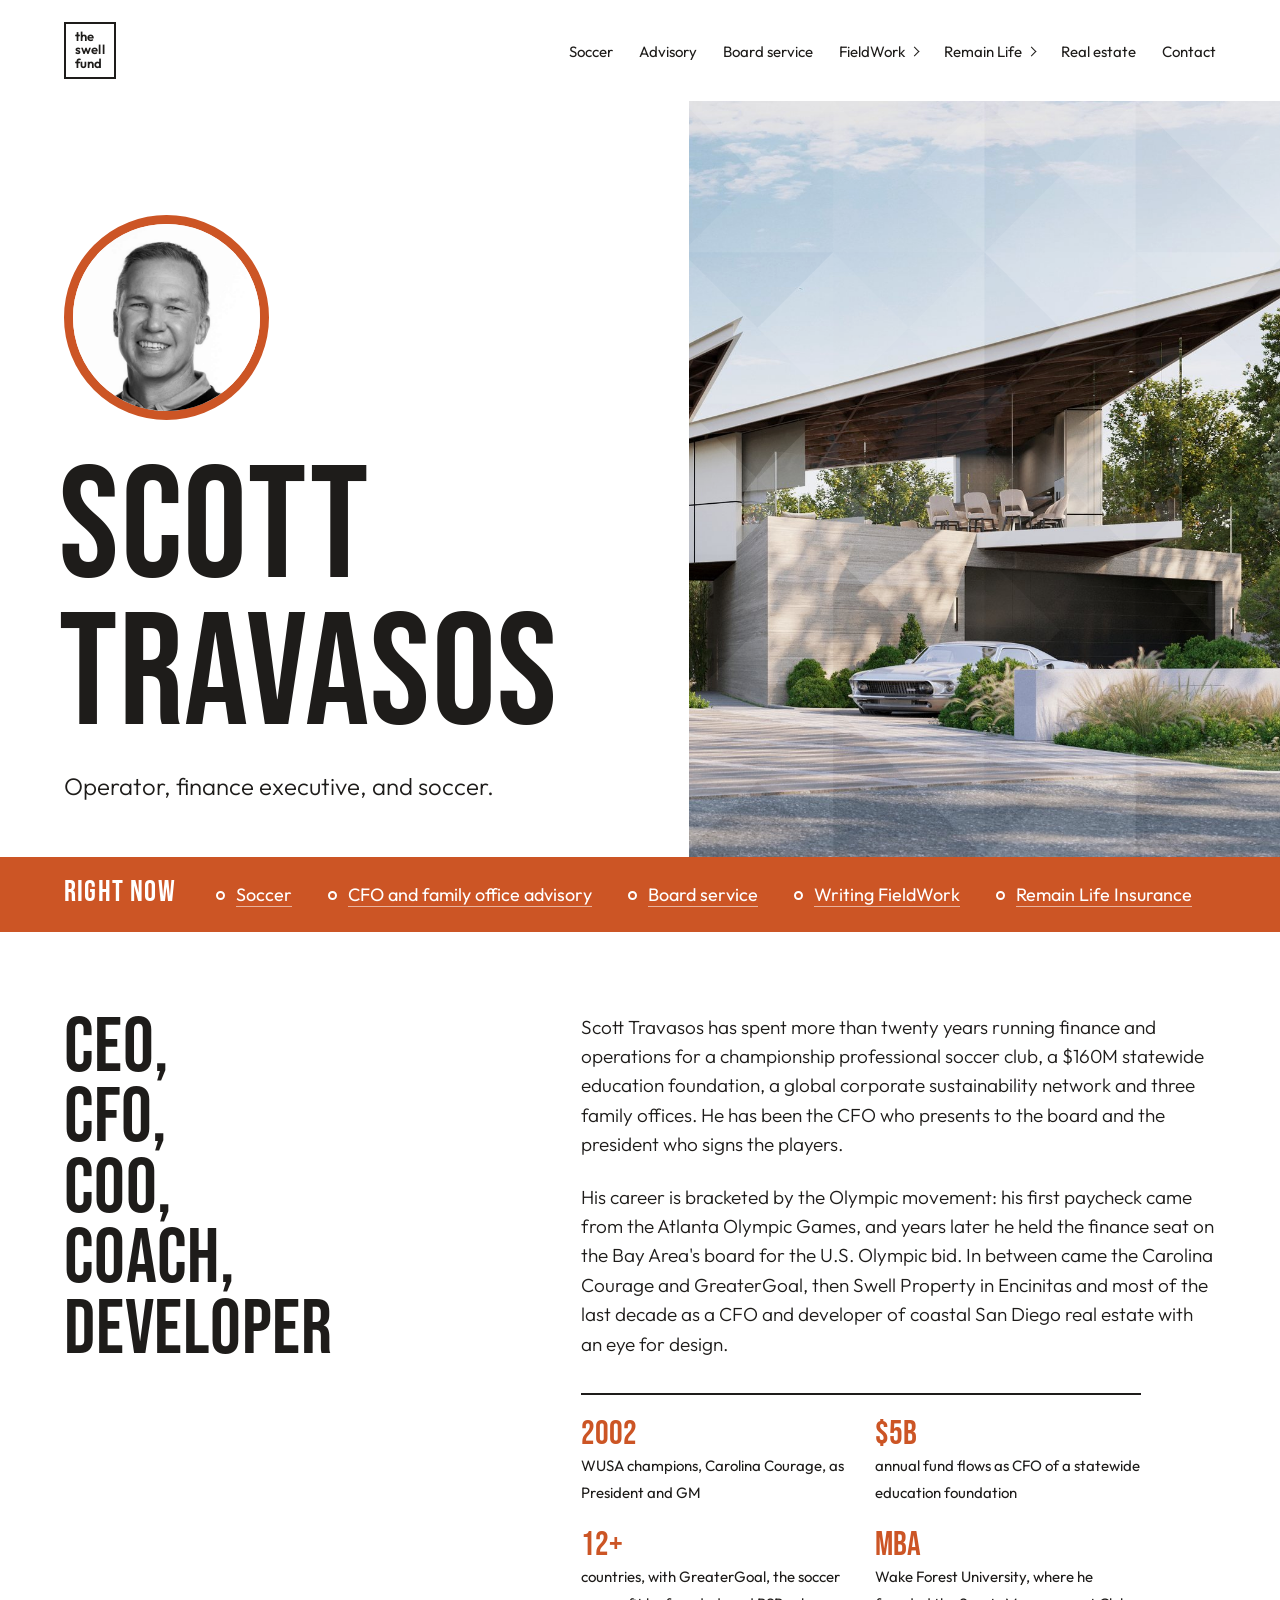
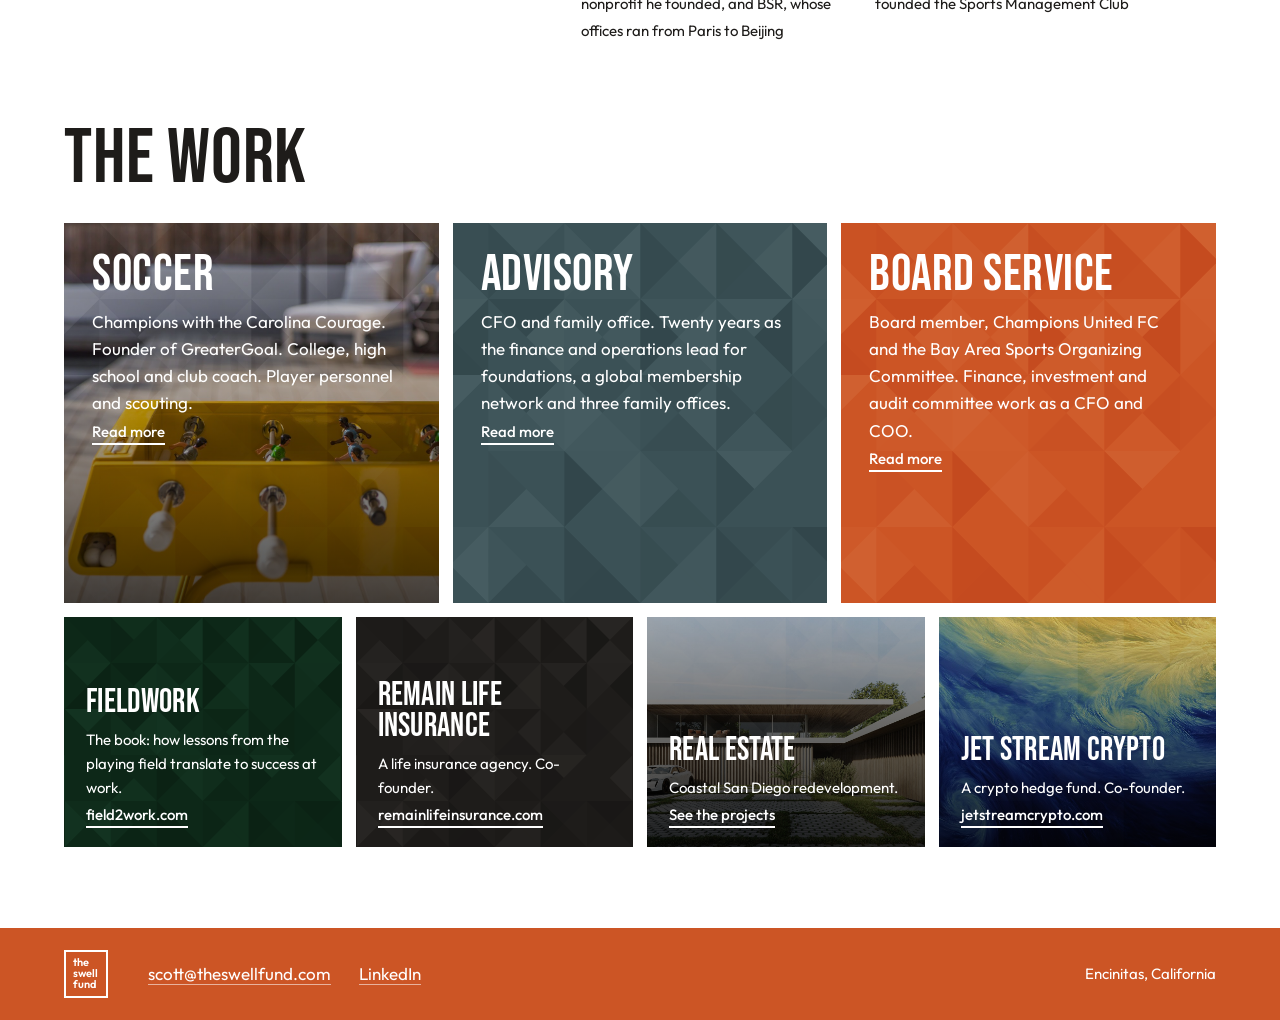
<file: index.html>
<!DOCTYPE html>
<html lang="en">
<head>
<meta charset="UTF-8">
<meta name="viewport" content="width=device-width, initial-scale=1.0">
<title>Scott Travasos — The Swell Fund</title>
<meta name="description" content="Scott Travasos: operator, finance executive, and soccer. Encinitas, California. Board service, FieldWork, Remain Life Insurance, The Swell Fund.">
<meta property="og:title" content="Scott Travasos — The Swell Fund">
<meta property="og:description" content="Operator, finance executive, and soccer.">
<meta property="og:url" content="https://theswellfund.com">
<meta property="og:type" content="website">
<link rel="canonical" href="https://theswellfund.com">
<link rel="preconnect" href="https://fonts.googleapis.com">
<link rel="preconnect" href="https://fonts.gstatic.com" crossorigin>
<link href="https://fonts.googleapis.com/css2?family=Bebas+Neue&family=Outfit:wght@300;400;500;600&display=swap" rel="stylesheet">
<link rel="icon" type="image/svg+xml" href='data:image/svg+xml;utf8,<svg xmlns="http://www.w3.org/2000/svg" viewBox="0 0 32 32"><rect width="32" height="32" fill="%23CC5525"/><rect x="6" y="6" width="20" height="20" fill="none" stroke="%23fff" stroke-width="2"/></svg>'>
<link rel="stylesheet" href="assets/site.css">
</head>
<body>

<header>
  <a class="mark" href="index.html" aria-label="The Swell Fund, home"><span>the</span><span>swell</span><span>fund</span></a>
  <nav aria-label="Primary">
    <ul>
      <li><a href="soccer.html">Soccer</a></li>
      <li><a href="advisory.html">Advisory</a></li>
      <li><a href="boards.html">Board service</a></li>
      <li><a class="ext" href="https://field2work.com">FieldWork</a></li>
      <li><a class="ext" href="https://remainlifeinsurance.com">Remain Life</a></li>
      <li><a href="real-estate.html">Real estate</a></li>
      <li><a href="#contact">Contact</a></li>
    </ul>
  </nav>
</header>

<section class="hero">
  <div class="hero-text">
    <div class="portrait"><img src="assets/people/scott-square-bw.jpg" alt="Scott Travasos"></div>
    <h1 class="display">Scott<br>Travasos</h1>
    <p class="lede">Operator, finance executive, and soccer.</p>
  </div>
  <div class="hero-photo">
    <img class="scene" src="assets/projects/hero-summit.jpg" alt="Rendering of the Summit project in Cardiff: a two-story home with a folded roof over a courtyard drive">
    <svg xmlns="http://www.w3.org/2000/svg" viewBox="0 0 800 500" preserveAspectRatio="xMidYMid slice" aria-hidden="true" class="facets"><polygon points="0,0 100,0 50,50" fill="#fff" fill-opacity="0.08"/><polygon points="100,100 0,100 50,50" fill="#fff" fill-opacity="0.15"/><polygon points="0,100 0,0 50,50" fill="#000" fill-opacity="0.06"/><polygon points="100,0 200,0 150,50" fill="#000" fill-opacity="0.06"/><polygon points="200,0 200,100 150,50" fill="#000" fill-opacity="0.06"/><polygon points="200,100 100,100 150,50" fill="#fff" fill-opacity="0.13"/><polygon points="200,0 300,0 250,50" fill="#fff" fill-opacity="0.10"/><polygon points="200,100 200,0 250,50" fill="#000" fill-opacity="0.12"/><polygon points="400,0 400,100 350,50" fill="#fff" fill-opacity="0.20"/><polygon points="400,100 300,100 350,50" fill="#fff" fill-opacity="0.08"/><polygon points="300,100 300,0 350,50" fill="#fff" fill-opacity="0.11"/><polygon points="500,0 500,100 450,50" fill="#fff" fill-opacity="0.15"/><polygon points="400,100 400,0 450,50" fill="#000" fill-opacity="0.14"/><polygon points="500,0 600,0 550,50" fill="#fff" fill-opacity="0.07"/><polygon points="600,0 600,100 550,50" fill="#fff" fill-opacity="0.17"/><polygon points="600,100 500,100 550,50" fill="#000" fill-opacity="0.10"/><polygon points="500,100 500,0 550,50" fill="#000" fill-opacity="0.13"/><polygon points="600,0 700,0 650,50" fill="#fff" fill-opacity="0.19"/><polygon points="700,100 600,100 650,50" fill="#fff" fill-opacity="0.15"/><polygon points="600,100 600,0 650,50" fill="#000" fill-opacity="0.20"/><polygon points="800,0 800,100 750,50" fill="#fff" fill-opacity="0.22"/><polygon points="800,100 700,100 750,50" fill="#fff" fill-opacity="0.13"/><polygon points="0,100 100,100 50,150" fill="#fff" fill-opacity="0.14"/><polygon points="100,100 100,200 50,150" fill="#fff" fill-opacity="0.17"/><polygon points="0,200 0,100 50,150" fill="#000" fill-opacity="0.20"/><polygon points="100,100 200,100 150,150" fill="#fff" fill-opacity="0.17"/><polygon points="200,100 200,200 150,150" fill="#000" fill-opacity="0.15"/><polygon points="200,200 100,200 150,150" fill="#000" fill-opacity="0.19"/><polygon points="200,100 300,100 250,150" fill="#000" fill-opacity="0.16"/><polygon points="300,100 300,200 250,150" fill="#fff" fill-opacity="0.17"/><polygon points="400,100 400,200 350,150" fill="#fff" fill-opacity="0.12"/><polygon points="300,200 300,100 350,150" fill="#fff" fill-opacity="0.13"/><polygon points="400,100 500,100 450,150" fill="#fff" fill-opacity="0.08"/><polygon points="500,100 500,200 450,150" fill="#fff" fill-opacity="0.18"/><polygon points="500,200 400,200 450,150" fill="#fff" fill-opacity="0.10"/><polygon points="400,200 400,100 450,150" fill="#000" fill-opacity="0.20"/><polygon points="500,100 600,100 550,150" fill="#fff" fill-opacity="0.13"/><polygon points="600,100 600,200 550,150" fill="#000" fill-opacity="0.20"/><polygon points="600,100 700,100 650,150" fill="#fff" fill-opacity="0.13"/><polygon points="700,100 700,200 650,150" fill="#000" fill-opacity="0.20"/><polygon points="600,200 600,100 650,150" fill="#fff" fill-opacity="0.09"/><polygon points="700,100 800,100 750,150" fill="#fff" fill-opacity="0.10"/><polygon points="800,100 800,200 750,150" fill="#000" fill-opacity="0.15"/><polygon points="800,200 700,200 750,150" fill="#fff" fill-opacity="0.06"/><polygon points="700,200 700,100 750,150" fill="#000" fill-opacity="0.11"/><polygon points="0,200 100,200 50,250" fill="#000" fill-opacity="0.21"/><polygon points="100,300 0,300 50,250" fill="#000" fill-opacity="0.15"/><polygon points="100,200 200,200 150,250" fill="#fff" fill-opacity="0.20"/><polygon points="200,200 300,200 250,250" fill="#000" fill-opacity="0.12"/><polygon points="300,200 300,300 250,250" fill="#fff" fill-opacity="0.16"/><polygon points="300,300 200,300 250,250" fill="#fff" fill-opacity="0.07"/><polygon points="200,300 200,200 250,250" fill="#fff" fill-opacity="0.09"/><polygon points="300,200 400,200 350,250" fill="#000" fill-opacity="0.06"/><polygon points="400,200 400,300 350,250" fill="#fff" fill-opacity="0.08"/><polygon points="400,300 300,300 350,250" fill="#fff" fill-opacity="0.12"/><polygon points="300,300 300,200 350,250" fill="#fff" fill-opacity="0.20"/><polygon points="400,200 500,200 450,250" fill="#000" fill-opacity="0.08"/><polygon points="500,200 500,300 450,250" fill="#fff" fill-opacity="0.12"/><polygon points="500,300 400,300 450,250" fill="#000" fill-opacity="0.07"/><polygon points="600,200 600,300 550,250" fill="#000" fill-opacity="0.13"/><polygon points="600,300 500,300 550,250" fill="#fff" fill-opacity="0.08"/><polygon points="500,300 500,200 550,250" fill="#000" fill-opacity="0.10"/><polygon points="700,200 700,300 650,250" fill="#fff" fill-opacity="0.06"/><polygon points="600,300 600,200 650,250" fill="#000" fill-opacity="0.07"/><polygon points="700,200 800,200 750,250" fill="#000" fill-opacity="0.05"/><polygon points="800,200 800,300 750,250" fill="#000" fill-opacity="0.22"/><polygon points="0,300 100,300 50,350" fill="#fff" fill-opacity="0.12"/><polygon points="100,300 100,400 50,350" fill="#fff" fill-opacity="0.18"/><polygon points="100,400 0,400 50,350" fill="#000" fill-opacity="0.18"/><polygon points="0,400 0,300 50,350" fill="#fff" fill-opacity="0.10"/><polygon points="300,400 200,400 250,350" fill="#fff" fill-opacity="0.14"/><polygon points="200,400 200,300 250,350" fill="#000" fill-opacity="0.05"/><polygon points="300,300 400,300 350,350" fill="#fff" fill-opacity="0.10"/><polygon points="400,300 400,400 350,350" fill="#fff" fill-opacity="0.17"/><polygon points="300,400 300,300 350,350" fill="#000" fill-opacity="0.21"/><polygon points="500,400 400,400 450,350" fill="#000" fill-opacity="0.09"/><polygon points="400,400 400,300 450,350" fill="#fff" fill-opacity="0.09"/><polygon points="500,300 600,300 550,350" fill="#fff" fill-opacity="0.16"/><polygon points="500,400 500,300 550,350" fill="#000" fill-opacity="0.16"/><polygon points="700,300 700,400 650,350" fill="#fff" fill-opacity="0.17"/><polygon points="800,300 800,400 750,350" fill="#000" fill-opacity="0.08"/><polygon points="700,400 700,300 750,350" fill="#000" fill-opacity="0.19"/><polygon points="100,400 100,500 50,450" fill="#000" fill-opacity="0.12"/><polygon points="100,400 200,400 150,450" fill="#fff" fill-opacity="0.08"/><polygon points="200,400 200,500 150,450" fill="#fff" fill-opacity="0.20"/><polygon points="100,500 100,400 150,450" fill="#fff" fill-opacity="0.19"/><polygon points="300,500 200,500 250,450" fill="#000" fill-opacity="0.14"/><polygon points="200,500 200,400 250,450" fill="#fff" fill-opacity="0.06"/><polygon points="400,500 300,500 350,450" fill="#000" fill-opacity="0.21"/><polygon points="300,500 300,400 350,450" fill="#000" fill-opacity="0.20"/><polygon points="500,400 500,500 450,450" fill="#fff" fill-opacity="0.10"/><polygon points="500,500 400,500 450,450" fill="#fff" fill-opacity="0.10"/><polygon points="400,500 400,400 450,450" fill="#000" fill-opacity="0.09"/><polygon points="500,400 600,400 550,450" fill="#000" fill-opacity="0.07"/><polygon points="600,500 500,500 550,450" fill="#000" fill-opacity="0.13"/><polygon points="500,500 500,400 550,450" fill="#000" fill-opacity="0.20"/><polygon points="600,400 700,400 650,450" fill="#000" fill-opacity="0.21"/><polygon points="700,400 700,500 650,450" fill="#000" fill-opacity="0.14"/><polygon points="700,500 600,500 650,450" fill="#000" fill-opacity="0.05"/><polygon points="600,500 600,400 650,450" fill="#000" fill-opacity="0.08"/><polygon points="700,400 800,400 750,450" fill="#fff" fill-opacity="0.19"/><polygon points="800,400 800,500 750,450" fill="#fff" fill-opacity="0.14"/><polygon points="700,500 700,400 750,450" fill="#000" fill-opacity="0.11"/></svg>
  </div>
</section>

<section class="now" aria-label="Right now">
  <h2 class="display">Right now</h2>
  <ul>
    <li><a href="soccer.html">Soccer</a></li>
    <li><a href="advisory.html">CFO and family office advisory</a></li>
    <li><a href="boards.html">Board service</a></li>
    <li><a href="https://field2work.com">Writing FieldWork</a></li>
    <li><a href="https://remainlifeinsurance.com">Remain Life Insurance</a></li>
  </ul>
</section>

<section class="bio">
  <h2 class="display">CEO,<br>CFO,<br>COO,<br>coach,<br>developer</h2>
  <div class="bio-copy">
    <p>Scott Travasos has spent more than twenty years running finance and operations for a championship professional soccer club, a $160M statewide education foundation, a global corporate sustainability network and three family offices. He has been the CFO who presents to the board and the president who signs the players.</p>
    <p>His career is bracketed by the Olympic movement: his first paycheck came from the Atlanta Olympic Games, and years later he held the finance seat on the Bay Area's board for the U.S. Olympic bid. In between came the Carolina Courage and GreaterGoal, then Swell Property in Encinitas and most of the last decade as a CFO and developer of coastal San Diego real estate with an eye for design.</p>
    <ul class="facts">
      <li><strong>2002</strong><span>WUSA champions, Carolina Courage, as President and GM</span></li>
      <li><strong>$5B</strong><span>annual fund flows as CFO of a statewide education foundation</span></li>
      <li><strong>12+</strong><span>countries, with GreaterGoal, the soccer nonprofit he founded, and BSR, whose offices ran from Paris to Beijing</span></li>
      <li><strong>MBA</strong><span>Wake Forest University, where he founded the Sports Management Club</span></li>
    </ul>
  </div>
</section>

<section class="work">
  <div class="work-head">
    <h2 class="display">The work</h2>
  </div>

  <div class="tiles three">
    <a class="tile" href="soccer.html">
      <img src="assets/projects/project-11.jpg" alt="">
      <svg xmlns="http://www.w3.org/2000/svg" viewBox="0 0 800 500" preserveAspectRatio="xMidYMid slice" aria-hidden="true" class="facets"><polygon points="0,0 100,0 50,50" fill="#fff" fill-opacity="0.08"/><polygon points="100,100 0,100 50,50" fill="#fff" fill-opacity="0.15"/><polygon points="0,100 0,0 50,50" fill="#000" fill-opacity="0.06"/><polygon points="100,0 200,0 150,50" fill="#000" fill-opacity="0.06"/><polygon points="200,0 200,100 150,50" fill="#000" fill-opacity="0.06"/><polygon points="200,100 100,100 150,50" fill="#fff" fill-opacity="0.13"/><polygon points="200,0 300,0 250,50" fill="#fff" fill-opacity="0.10"/><polygon points="200,100 200,0 250,50" fill="#000" fill-opacity="0.12"/><polygon points="400,0 400,100 350,50" fill="#fff" fill-opacity="0.20"/><polygon points="400,100 300,100 350,50" fill="#fff" fill-opacity="0.08"/><polygon points="300,100 300,0 350,50" fill="#fff" fill-opacity="0.11"/><polygon points="500,0 500,100 450,50" fill="#fff" fill-opacity="0.15"/><polygon points="400,100 400,0 450,50" fill="#000" fill-opacity="0.14"/><polygon points="500,0 600,0 550,50" fill="#fff" fill-opacity="0.07"/><polygon points="600,0 600,100 550,50" fill="#fff" fill-opacity="0.17"/><polygon points="600,100 500,100 550,50" fill="#000" fill-opacity="0.10"/><polygon points="500,100 500,0 550,50" fill="#000" fill-opacity="0.13"/><polygon points="600,0 700,0 650,50" fill="#fff" fill-opacity="0.19"/><polygon points="700,100 600,100 650,50" fill="#fff" fill-opacity="0.15"/><polygon points="600,100 600,0 650,50" fill="#000" fill-opacity="0.20"/><polygon points="800,0 800,100 750,50" fill="#fff" fill-opacity="0.22"/><polygon points="800,100 700,100 750,50" fill="#fff" fill-opacity="0.13"/><polygon points="0,100 100,100 50,150" fill="#fff" fill-opacity="0.14"/><polygon points="100,100 100,200 50,150" fill="#fff" fill-opacity="0.17"/><polygon points="0,200 0,100 50,150" fill="#000" fill-opacity="0.20"/><polygon points="100,100 200,100 150,150" fill="#fff" fill-opacity="0.17"/><polygon points="200,100 200,200 150,150" fill="#000" fill-opacity="0.15"/><polygon points="200,200 100,200 150,150" fill="#000" fill-opacity="0.19"/><polygon points="200,100 300,100 250,150" fill="#000" fill-opacity="0.16"/><polygon points="300,100 300,200 250,150" fill="#fff" fill-opacity="0.17"/><polygon points="400,100 400,200 350,150" fill="#fff" fill-opacity="0.12"/><polygon points="300,200 300,100 350,150" fill="#fff" fill-opacity="0.13"/><polygon points="400,100 500,100 450,150" fill="#fff" fill-opacity="0.08"/><polygon points="500,100 500,200 450,150" fill="#fff" fill-opacity="0.18"/><polygon points="500,200 400,200 450,150" fill="#fff" fill-opacity="0.10"/><polygon points="400,200 400,100 450,150" fill="#000" fill-opacity="0.20"/><polygon points="500,100 600,100 550,150" fill="#fff" fill-opacity="0.13"/><polygon points="600,100 600,200 550,150" fill="#000" fill-opacity="0.20"/><polygon points="600,100 700,100 650,150" fill="#fff" fill-opacity="0.13"/><polygon points="700,100 700,200 650,150" fill="#000" fill-opacity="0.20"/><polygon points="600,200 600,100 650,150" fill="#fff" fill-opacity="0.09"/><polygon points="700,100 800,100 750,150" fill="#fff" fill-opacity="0.10"/><polygon points="800,100 800,200 750,150" fill="#000" fill-opacity="0.15"/><polygon points="800,200 700,200 750,150" fill="#fff" fill-opacity="0.06"/><polygon points="700,200 700,100 750,150" fill="#000" fill-opacity="0.11"/><polygon points="0,200 100,200 50,250" fill="#000" fill-opacity="0.21"/><polygon points="100,300 0,300 50,250" fill="#000" fill-opacity="0.15"/><polygon points="100,200 200,200 150,250" fill="#fff" fill-opacity="0.20"/><polygon points="200,200 300,200 250,250" fill="#000" fill-opacity="0.12"/><polygon points="300,200 300,300 250,250" fill="#fff" fill-opacity="0.16"/><polygon points="300,300 200,300 250,250" fill="#fff" fill-opacity="0.07"/><polygon points="200,300 200,200 250,250" fill="#fff" fill-opacity="0.09"/><polygon points="300,200 400,200 350,250" fill="#000" fill-opacity="0.06"/><polygon points="400,200 400,300 350,250" fill="#fff" fill-opacity="0.08"/><polygon points="400,300 300,300 350,250" fill="#fff" fill-opacity="0.12"/><polygon points="300,300 300,200 350,250" fill="#fff" fill-opacity="0.20"/><polygon points="400,200 500,200 450,250" fill="#000" fill-opacity="0.08"/><polygon points="500,200 500,300 450,250" fill="#fff" fill-opacity="0.12"/><polygon points="500,300 400,300 450,250" fill="#000" fill-opacity="0.07"/><polygon points="600,200 600,300 550,250" fill="#000" fill-opacity="0.13"/><polygon points="600,300 500,300 550,250" fill="#fff" fill-opacity="0.08"/><polygon points="500,300 500,200 550,250" fill="#000" fill-opacity="0.10"/><polygon points="700,200 700,300 650,250" fill="#fff" fill-opacity="0.06"/><polygon points="600,300 600,200 650,250" fill="#000" fill-opacity="0.07"/><polygon points="700,200 800,200 750,250" fill="#000" fill-opacity="0.05"/><polygon points="800,200 800,300 750,250" fill="#000" fill-opacity="0.22"/><polygon points="0,300 100,300 50,350" fill="#fff" fill-opacity="0.12"/><polygon points="100,300 100,400 50,350" fill="#fff" fill-opacity="0.18"/><polygon points="100,400 0,400 50,350" fill="#000" fill-opacity="0.18"/><polygon points="0,400 0,300 50,350" fill="#fff" fill-opacity="0.10"/><polygon points="300,400 200,400 250,350" fill="#fff" fill-opacity="0.14"/><polygon points="200,400 200,300 250,350" fill="#000" fill-opacity="0.05"/><polygon points="300,300 400,300 350,350" fill="#fff" fill-opacity="0.10"/><polygon points="400,300 400,400 350,350" fill="#fff" fill-opacity="0.17"/><polygon points="300,400 300,300 350,350" fill="#000" fill-opacity="0.21"/><polygon points="500,400 400,400 450,350" fill="#000" fill-opacity="0.09"/><polygon points="400,400 400,300 450,350" fill="#fff" fill-opacity="0.09"/><polygon points="500,300 600,300 550,350" fill="#fff" fill-opacity="0.16"/><polygon points="500,400 500,300 550,350" fill="#000" fill-opacity="0.16"/><polygon points="700,300 700,400 650,350" fill="#fff" fill-opacity="0.17"/><polygon points="800,300 800,400 750,350" fill="#000" fill-opacity="0.08"/><polygon points="700,400 700,300 750,350" fill="#000" fill-opacity="0.19"/><polygon points="100,400 100,500 50,450" fill="#000" fill-opacity="0.12"/><polygon points="100,400 200,400 150,450" fill="#fff" fill-opacity="0.08"/><polygon points="200,400 200,500 150,450" fill="#fff" fill-opacity="0.20"/><polygon points="100,500 100,400 150,450" fill="#fff" fill-opacity="0.19"/><polygon points="300,500 200,500 250,450" fill="#000" fill-opacity="0.14"/><polygon points="200,500 200,400 250,450" fill="#fff" fill-opacity="0.06"/><polygon points="400,500 300,500 350,450" fill="#000" fill-opacity="0.21"/><polygon points="300,500 300,400 350,450" fill="#000" fill-opacity="0.20"/><polygon points="500,400 500,500 450,450" fill="#fff" fill-opacity="0.10"/><polygon points="500,500 400,500 450,450" fill="#fff" fill-opacity="0.10"/><polygon points="400,500 400,400 450,450" fill="#000" fill-opacity="0.09"/><polygon points="500,400 600,400 550,450" fill="#000" fill-opacity="0.07"/><polygon points="600,500 500,500 550,450" fill="#000" fill-opacity="0.13"/><polygon points="500,500 500,400 550,450" fill="#000" fill-opacity="0.20"/><polygon points="600,400 700,400 650,450" fill="#000" fill-opacity="0.21"/><polygon points="700,400 700,500 650,450" fill="#000" fill-opacity="0.14"/><polygon points="700,500 600,500 650,450" fill="#000" fill-opacity="0.05"/><polygon points="600,500 600,400 650,450" fill="#000" fill-opacity="0.08"/><polygon points="700,400 800,400 750,450" fill="#fff" fill-opacity="0.19"/><polygon points="800,400 800,500 750,450" fill="#fff" fill-opacity="0.14"/><polygon points="700,500 700,400 750,450" fill="#000" fill-opacity="0.11"/></svg>
      <div class="shade"></div>
      <div>
        <h3 class="display">Soccer</h3>
        <p>Champions with the Carolina Courage. Founder of GreaterGoal. College, high school and club coach. Player personnel and scouting.</p>
        <span class="go">Read more</span>
      </div>
    </a>
    <a class="tile solid-teal" href="advisory.html">
      <svg xmlns="http://www.w3.org/2000/svg" viewBox="0 0 800 500" preserveAspectRatio="xMidYMid slice" aria-hidden="true" class="facets"><polygon points="0,0 100,0 50,50" fill="#fff" fill-opacity="0.08"/><polygon points="100,100 0,100 50,50" fill="#fff" fill-opacity="0.15"/><polygon points="0,100 0,0 50,50" fill="#000" fill-opacity="0.06"/><polygon points="100,0 200,0 150,50" fill="#000" fill-opacity="0.06"/><polygon points="200,0 200,100 150,50" fill="#000" fill-opacity="0.06"/><polygon points="200,100 100,100 150,50" fill="#fff" fill-opacity="0.13"/><polygon points="200,0 300,0 250,50" fill="#fff" fill-opacity="0.10"/><polygon points="200,100 200,0 250,50" fill="#000" fill-opacity="0.12"/><polygon points="400,0 400,100 350,50" fill="#fff" fill-opacity="0.20"/><polygon points="400,100 300,100 350,50" fill="#fff" fill-opacity="0.08"/><polygon points="300,100 300,0 350,50" fill="#fff" fill-opacity="0.11"/><polygon points="500,0 500,100 450,50" fill="#fff" fill-opacity="0.15"/><polygon points="400,100 400,0 450,50" fill="#000" fill-opacity="0.14"/><polygon points="500,0 600,0 550,50" fill="#fff" fill-opacity="0.07"/><polygon points="600,0 600,100 550,50" fill="#fff" fill-opacity="0.17"/><polygon points="600,100 500,100 550,50" fill="#000" fill-opacity="0.10"/><polygon points="500,100 500,0 550,50" fill="#000" fill-opacity="0.13"/><polygon points="600,0 700,0 650,50" fill="#fff" fill-opacity="0.19"/><polygon points="700,100 600,100 650,50" fill="#fff" fill-opacity="0.15"/><polygon points="600,100 600,0 650,50" fill="#000" fill-opacity="0.20"/><polygon points="800,0 800,100 750,50" fill="#fff" fill-opacity="0.22"/><polygon points="800,100 700,100 750,50" fill="#fff" fill-opacity="0.13"/><polygon points="0,100 100,100 50,150" fill="#fff" fill-opacity="0.14"/><polygon points="100,100 100,200 50,150" fill="#fff" fill-opacity="0.17"/><polygon points="0,200 0,100 50,150" fill="#000" fill-opacity="0.20"/><polygon points="100,100 200,100 150,150" fill="#fff" fill-opacity="0.17"/><polygon points="200,100 200,200 150,150" fill="#000" fill-opacity="0.15"/><polygon points="200,200 100,200 150,150" fill="#000" fill-opacity="0.19"/><polygon points="200,100 300,100 250,150" fill="#000" fill-opacity="0.16"/><polygon points="300,100 300,200 250,150" fill="#fff" fill-opacity="0.17"/><polygon points="400,100 400,200 350,150" fill="#fff" fill-opacity="0.12"/><polygon points="300,200 300,100 350,150" fill="#fff" fill-opacity="0.13"/><polygon points="400,100 500,100 450,150" fill="#fff" fill-opacity="0.08"/><polygon points="500,100 500,200 450,150" fill="#fff" fill-opacity="0.18"/><polygon points="500,200 400,200 450,150" fill="#fff" fill-opacity="0.10"/><polygon points="400,200 400,100 450,150" fill="#000" fill-opacity="0.20"/><polygon points="500,100 600,100 550,150" fill="#fff" fill-opacity="0.13"/><polygon points="600,100 600,200 550,150" fill="#000" fill-opacity="0.20"/><polygon points="600,100 700,100 650,150" fill="#fff" fill-opacity="0.13"/><polygon points="700,100 700,200 650,150" fill="#000" fill-opacity="0.20"/><polygon points="600,200 600,100 650,150" fill="#fff" fill-opacity="0.09"/><polygon points="700,100 800,100 750,150" fill="#fff" fill-opacity="0.10"/><polygon points="800,100 800,200 750,150" fill="#000" fill-opacity="0.15"/><polygon points="800,200 700,200 750,150" fill="#fff" fill-opacity="0.06"/><polygon points="700,200 700,100 750,150" fill="#000" fill-opacity="0.11"/><polygon points="0,200 100,200 50,250" fill="#000" fill-opacity="0.21"/><polygon points="100,300 0,300 50,250" fill="#000" fill-opacity="0.15"/><polygon points="100,200 200,200 150,250" fill="#fff" fill-opacity="0.20"/><polygon points="200,200 300,200 250,250" fill="#000" fill-opacity="0.12"/><polygon points="300,200 300,300 250,250" fill="#fff" fill-opacity="0.16"/><polygon points="300,300 200,300 250,250" fill="#fff" fill-opacity="0.07"/><polygon points="200,300 200,200 250,250" fill="#fff" fill-opacity="0.09"/><polygon points="300,200 400,200 350,250" fill="#000" fill-opacity="0.06"/><polygon points="400,200 400,300 350,250" fill="#fff" fill-opacity="0.08"/><polygon points="400,300 300,300 350,250" fill="#fff" fill-opacity="0.12"/><polygon points="300,300 300,200 350,250" fill="#fff" fill-opacity="0.20"/><polygon points="400,200 500,200 450,250" fill="#000" fill-opacity="0.08"/><polygon points="500,200 500,300 450,250" fill="#fff" fill-opacity="0.12"/><polygon points="500,300 400,300 450,250" fill="#000" fill-opacity="0.07"/><polygon points="600,200 600,300 550,250" fill="#000" fill-opacity="0.13"/><polygon points="600,300 500,300 550,250" fill="#fff" fill-opacity="0.08"/><polygon points="500,300 500,200 550,250" fill="#000" fill-opacity="0.10"/><polygon points="700,200 700,300 650,250" fill="#fff" fill-opacity="0.06"/><polygon points="600,300 600,200 650,250" fill="#000" fill-opacity="0.07"/><polygon points="700,200 800,200 750,250" fill="#000" fill-opacity="0.05"/><polygon points="800,200 800,300 750,250" fill="#000" fill-opacity="0.22"/><polygon points="0,300 100,300 50,350" fill="#fff" fill-opacity="0.12"/><polygon points="100,300 100,400 50,350" fill="#fff" fill-opacity="0.18"/><polygon points="100,400 0,400 50,350" fill="#000" fill-opacity="0.18"/><polygon points="0,400 0,300 50,350" fill="#fff" fill-opacity="0.10"/><polygon points="300,400 200,400 250,350" fill="#fff" fill-opacity="0.14"/><polygon points="200,400 200,300 250,350" fill="#000" fill-opacity="0.05"/><polygon points="300,300 400,300 350,350" fill="#fff" fill-opacity="0.10"/><polygon points="400,300 400,400 350,350" fill="#fff" fill-opacity="0.17"/><polygon points="300,400 300,300 350,350" fill="#000" fill-opacity="0.21"/><polygon points="500,400 400,400 450,350" fill="#000" fill-opacity="0.09"/><polygon points="400,400 400,300 450,350" fill="#fff" fill-opacity="0.09"/><polygon points="500,300 600,300 550,350" fill="#fff" fill-opacity="0.16"/><polygon points="500,400 500,300 550,350" fill="#000" fill-opacity="0.16"/><polygon points="700,300 700,400 650,350" fill="#fff" fill-opacity="0.17"/><polygon points="800,300 800,400 750,350" fill="#000" fill-opacity="0.08"/><polygon points="700,400 700,300 750,350" fill="#000" fill-opacity="0.19"/><polygon points="100,400 100,500 50,450" fill="#000" fill-opacity="0.12"/><polygon points="100,400 200,400 150,450" fill="#fff" fill-opacity="0.08"/><polygon points="200,400 200,500 150,450" fill="#fff" fill-opacity="0.20"/><polygon points="100,500 100,400 150,450" fill="#fff" fill-opacity="0.19"/><polygon points="300,500 200,500 250,450" fill="#000" fill-opacity="0.14"/><polygon points="200,500 200,400 250,450" fill="#fff" fill-opacity="0.06"/><polygon points="400,500 300,500 350,450" fill="#000" fill-opacity="0.21"/><polygon points="300,500 300,400 350,450" fill="#000" fill-opacity="0.20"/><polygon points="500,400 500,500 450,450" fill="#fff" fill-opacity="0.10"/><polygon points="500,500 400,500 450,450" fill="#fff" fill-opacity="0.10"/><polygon points="400,500 400,400 450,450" fill="#000" fill-opacity="0.09"/><polygon points="500,400 600,400 550,450" fill="#000" fill-opacity="0.07"/><polygon points="600,500 500,500 550,450" fill="#000" fill-opacity="0.13"/><polygon points="500,500 500,400 550,450" fill="#000" fill-opacity="0.20"/><polygon points="600,400 700,400 650,450" fill="#000" fill-opacity="0.21"/><polygon points="700,400 700,500 650,450" fill="#000" fill-opacity="0.14"/><polygon points="700,500 600,500 650,450" fill="#000" fill-opacity="0.05"/><polygon points="600,500 600,400 650,450" fill="#000" fill-opacity="0.08"/><polygon points="700,400 800,400 750,450" fill="#fff" fill-opacity="0.19"/><polygon points="800,400 800,500 750,450" fill="#fff" fill-opacity="0.14"/><polygon points="700,500 700,400 750,450" fill="#000" fill-opacity="0.11"/></svg>
      <div>
        <h3 class="display">Advisory</h3>
        <p>CFO and family office. Twenty years as the finance and operations lead for foundations, a global membership network and three family offices.</p>
        <span class="go">Read more</span>
      </div>
    </a>
    <a class="tile solid-orange" href="boards.html">
      <svg xmlns="http://www.w3.org/2000/svg" viewBox="0 0 800 500" preserveAspectRatio="xMidYMid slice" aria-hidden="true" class="facets"><polygon points="0,0 100,0 50,50" fill="#fff" fill-opacity="0.08"/><polygon points="100,100 0,100 50,50" fill="#fff" fill-opacity="0.15"/><polygon points="0,100 0,0 50,50" fill="#000" fill-opacity="0.06"/><polygon points="100,0 200,0 150,50" fill="#000" fill-opacity="0.06"/><polygon points="200,0 200,100 150,50" fill="#000" fill-opacity="0.06"/><polygon points="200,100 100,100 150,50" fill="#fff" fill-opacity="0.13"/><polygon points="200,0 300,0 250,50" fill="#fff" fill-opacity="0.10"/><polygon points="200,100 200,0 250,50" fill="#000" fill-opacity="0.12"/><polygon points="400,0 400,100 350,50" fill="#fff" fill-opacity="0.20"/><polygon points="400,100 300,100 350,50" fill="#fff" fill-opacity="0.08"/><polygon points="300,100 300,0 350,50" fill="#fff" fill-opacity="0.11"/><polygon points="500,0 500,100 450,50" fill="#fff" fill-opacity="0.15"/><polygon points="400,100 400,0 450,50" fill="#000" fill-opacity="0.14"/><polygon points="500,0 600,0 550,50" fill="#fff" fill-opacity="0.07"/><polygon points="600,0 600,100 550,50" fill="#fff" fill-opacity="0.17"/><polygon points="600,100 500,100 550,50" fill="#000" fill-opacity="0.10"/><polygon points="500,100 500,0 550,50" fill="#000" fill-opacity="0.13"/><polygon points="600,0 700,0 650,50" fill="#fff" fill-opacity="0.19"/><polygon points="700,100 600,100 650,50" fill="#fff" fill-opacity="0.15"/><polygon points="600,100 600,0 650,50" fill="#000" fill-opacity="0.20"/><polygon points="800,0 800,100 750,50" fill="#fff" fill-opacity="0.22"/><polygon points="800,100 700,100 750,50" fill="#fff" fill-opacity="0.13"/><polygon points="0,100 100,100 50,150" fill="#fff" fill-opacity="0.14"/><polygon points="100,100 100,200 50,150" fill="#fff" fill-opacity="0.17"/><polygon points="0,200 0,100 50,150" fill="#000" fill-opacity="0.20"/><polygon points="100,100 200,100 150,150" fill="#fff" fill-opacity="0.17"/><polygon points="200,100 200,200 150,150" fill="#000" fill-opacity="0.15"/><polygon points="200,200 100,200 150,150" fill="#000" fill-opacity="0.19"/><polygon points="200,100 300,100 250,150" fill="#000" fill-opacity="0.16"/><polygon points="300,100 300,200 250,150" fill="#fff" fill-opacity="0.17"/><polygon points="400,100 400,200 350,150" fill="#fff" fill-opacity="0.12"/><polygon points="300,200 300,100 350,150" fill="#fff" fill-opacity="0.13"/><polygon points="400,100 500,100 450,150" fill="#fff" fill-opacity="0.08"/><polygon points="500,100 500,200 450,150" fill="#fff" fill-opacity="0.18"/><polygon points="500,200 400,200 450,150" fill="#fff" fill-opacity="0.10"/><polygon points="400,200 400,100 450,150" fill="#000" fill-opacity="0.20"/><polygon points="500,100 600,100 550,150" fill="#fff" fill-opacity="0.13"/><polygon points="600,100 600,200 550,150" fill="#000" fill-opacity="0.20"/><polygon points="600,100 700,100 650,150" fill="#fff" fill-opacity="0.13"/><polygon points="700,100 700,200 650,150" fill="#000" fill-opacity="0.20"/><polygon points="600,200 600,100 650,150" fill="#fff" fill-opacity="0.09"/><polygon points="700,100 800,100 750,150" fill="#fff" fill-opacity="0.10"/><polygon points="800,100 800,200 750,150" fill="#000" fill-opacity="0.15"/><polygon points="800,200 700,200 750,150" fill="#fff" fill-opacity="0.06"/><polygon points="700,200 700,100 750,150" fill="#000" fill-opacity="0.11"/><polygon points="0,200 100,200 50,250" fill="#000" fill-opacity="0.21"/><polygon points="100,300 0,300 50,250" fill="#000" fill-opacity="0.15"/><polygon points="100,200 200,200 150,250" fill="#fff" fill-opacity="0.20"/><polygon points="200,200 300,200 250,250" fill="#000" fill-opacity="0.12"/><polygon points="300,200 300,300 250,250" fill="#fff" fill-opacity="0.16"/><polygon points="300,300 200,300 250,250" fill="#fff" fill-opacity="0.07"/><polygon points="200,300 200,200 250,250" fill="#fff" fill-opacity="0.09"/><polygon points="300,200 400,200 350,250" fill="#000" fill-opacity="0.06"/><polygon points="400,200 400,300 350,250" fill="#fff" fill-opacity="0.08"/><polygon points="400,300 300,300 350,250" fill="#fff" fill-opacity="0.12"/><polygon points="300,300 300,200 350,250" fill="#fff" fill-opacity="0.20"/><polygon points="400,200 500,200 450,250" fill="#000" fill-opacity="0.08"/><polygon points="500,200 500,300 450,250" fill="#fff" fill-opacity="0.12"/><polygon points="500,300 400,300 450,250" fill="#000" fill-opacity="0.07"/><polygon points="600,200 600,300 550,250" fill="#000" fill-opacity="0.13"/><polygon points="600,300 500,300 550,250" fill="#fff" fill-opacity="0.08"/><polygon points="500,300 500,200 550,250" fill="#000" fill-opacity="0.10"/><polygon points="700,200 700,300 650,250" fill="#fff" fill-opacity="0.06"/><polygon points="600,300 600,200 650,250" fill="#000" fill-opacity="0.07"/><polygon points="700,200 800,200 750,250" fill="#000" fill-opacity="0.05"/><polygon points="800,200 800,300 750,250" fill="#000" fill-opacity="0.22"/><polygon points="0,300 100,300 50,350" fill="#fff" fill-opacity="0.12"/><polygon points="100,300 100,400 50,350" fill="#fff" fill-opacity="0.18"/><polygon points="100,400 0,400 50,350" fill="#000" fill-opacity="0.18"/><polygon points="0,400 0,300 50,350" fill="#fff" fill-opacity="0.10"/><polygon points="300,400 200,400 250,350" fill="#fff" fill-opacity="0.14"/><polygon points="200,400 200,300 250,350" fill="#000" fill-opacity="0.05"/><polygon points="300,300 400,300 350,350" fill="#fff" fill-opacity="0.10"/><polygon points="400,300 400,400 350,350" fill="#fff" fill-opacity="0.17"/><polygon points="300,400 300,300 350,350" fill="#000" fill-opacity="0.21"/><polygon points="500,400 400,400 450,350" fill="#000" fill-opacity="0.09"/><polygon points="400,400 400,300 450,350" fill="#fff" fill-opacity="0.09"/><polygon points="500,300 600,300 550,350" fill="#fff" fill-opacity="0.16"/><polygon points="500,400 500,300 550,350" fill="#000" fill-opacity="0.16"/><polygon points="700,300 700,400 650,350" fill="#fff" fill-opacity="0.17"/><polygon points="800,300 800,400 750,350" fill="#000" fill-opacity="0.08"/><polygon points="700,400 700,300 750,350" fill="#000" fill-opacity="0.19"/><polygon points="100,400 100,500 50,450" fill="#000" fill-opacity="0.12"/><polygon points="100,400 200,400 150,450" fill="#fff" fill-opacity="0.08"/><polygon points="200,400 200,500 150,450" fill="#fff" fill-opacity="0.20"/><polygon points="100,500 100,400 150,450" fill="#fff" fill-opacity="0.19"/><polygon points="300,500 200,500 250,450" fill="#000" fill-opacity="0.14"/><polygon points="200,500 200,400 250,450" fill="#fff" fill-opacity="0.06"/><polygon points="400,500 300,500 350,450" fill="#000" fill-opacity="0.21"/><polygon points="300,500 300,400 350,450" fill="#000" fill-opacity="0.20"/><polygon points="500,400 500,500 450,450" fill="#fff" fill-opacity="0.10"/><polygon points="500,500 400,500 450,450" fill="#fff" fill-opacity="0.10"/><polygon points="400,500 400,400 450,450" fill="#000" fill-opacity="0.09"/><polygon points="500,400 600,400 550,450" fill="#000" fill-opacity="0.07"/><polygon points="600,500 500,500 550,450" fill="#000" fill-opacity="0.13"/><polygon points="500,500 500,400 550,450" fill="#000" fill-opacity="0.20"/><polygon points="600,400 700,400 650,450" fill="#000" fill-opacity="0.21"/><polygon points="700,400 700,500 650,450" fill="#000" fill-opacity="0.14"/><polygon points="700,500 600,500 650,450" fill="#000" fill-opacity="0.05"/><polygon points="600,500 600,400 650,450" fill="#000" fill-opacity="0.08"/><polygon points="700,400 800,400 750,450" fill="#fff" fill-opacity="0.19"/><polygon points="800,400 800,500 750,450" fill="#fff" fill-opacity="0.14"/><polygon points="700,500 700,400 750,450" fill="#000" fill-opacity="0.11"/></svg>
      <div>
        <h3 class="display">Board service</h3>
        <p>Board member, Champions United FC and the Bay Area Sports Organizing Committee. Finance, investment and audit committee work as a CFO and COO.</p>
        <span class="go">Read more</span>
      </div>
    </a>
  </div>

  <div class="tiles quiet four">
    <a class="tile solid-green" href="https://field2work.com">
      <svg xmlns="http://www.w3.org/2000/svg" viewBox="0 0 800 500" preserveAspectRatio="xMidYMid slice" aria-hidden="true" class="facets"><polygon points="0,0 100,0 50,50" fill="#fff" fill-opacity="0.08"/><polygon points="100,100 0,100 50,50" fill="#fff" fill-opacity="0.15"/><polygon points="0,100 0,0 50,50" fill="#000" fill-opacity="0.06"/><polygon points="100,0 200,0 150,50" fill="#000" fill-opacity="0.06"/><polygon points="200,0 200,100 150,50" fill="#000" fill-opacity="0.06"/><polygon points="200,100 100,100 150,50" fill="#fff" fill-opacity="0.13"/><polygon points="200,0 300,0 250,50" fill="#fff" fill-opacity="0.10"/><polygon points="200,100 200,0 250,50" fill="#000" fill-opacity="0.12"/><polygon points="400,0 400,100 350,50" fill="#fff" fill-opacity="0.20"/><polygon points="400,100 300,100 350,50" fill="#fff" fill-opacity="0.08"/><polygon points="300,100 300,0 350,50" fill="#fff" fill-opacity="0.11"/><polygon points="500,0 500,100 450,50" fill="#fff" fill-opacity="0.15"/><polygon points="400,100 400,0 450,50" fill="#000" fill-opacity="0.14"/><polygon points="500,0 600,0 550,50" fill="#fff" fill-opacity="0.07"/><polygon points="600,0 600,100 550,50" fill="#fff" fill-opacity="0.17"/><polygon points="600,100 500,100 550,50" fill="#000" fill-opacity="0.10"/><polygon points="500,100 500,0 550,50" fill="#000" fill-opacity="0.13"/><polygon points="600,0 700,0 650,50" fill="#fff" fill-opacity="0.19"/><polygon points="700,100 600,100 650,50" fill="#fff" fill-opacity="0.15"/><polygon points="600,100 600,0 650,50" fill="#000" fill-opacity="0.20"/><polygon points="800,0 800,100 750,50" fill="#fff" fill-opacity="0.22"/><polygon points="800,100 700,100 750,50" fill="#fff" fill-opacity="0.13"/><polygon points="0,100 100,100 50,150" fill="#fff" fill-opacity="0.14"/><polygon points="100,100 100,200 50,150" fill="#fff" fill-opacity="0.17"/><polygon points="0,200 0,100 50,150" fill="#000" fill-opacity="0.20"/><polygon points="100,100 200,100 150,150" fill="#fff" fill-opacity="0.17"/><polygon points="200,100 200,200 150,150" fill="#000" fill-opacity="0.15"/><polygon points="200,200 100,200 150,150" fill="#000" fill-opacity="0.19"/><polygon points="200,100 300,100 250,150" fill="#000" fill-opacity="0.16"/><polygon points="300,100 300,200 250,150" fill="#fff" fill-opacity="0.17"/><polygon points="400,100 400,200 350,150" fill="#fff" fill-opacity="0.12"/><polygon points="300,200 300,100 350,150" fill="#fff" fill-opacity="0.13"/><polygon points="400,100 500,100 450,150" fill="#fff" fill-opacity="0.08"/><polygon points="500,100 500,200 450,150" fill="#fff" fill-opacity="0.18"/><polygon points="500,200 400,200 450,150" fill="#fff" fill-opacity="0.10"/><polygon points="400,200 400,100 450,150" fill="#000" fill-opacity="0.20"/><polygon points="500,100 600,100 550,150" fill="#fff" fill-opacity="0.13"/><polygon points="600,100 600,200 550,150" fill="#000" fill-opacity="0.20"/><polygon points="600,100 700,100 650,150" fill="#fff" fill-opacity="0.13"/><polygon points="700,100 700,200 650,150" fill="#000" fill-opacity="0.20"/><polygon points="600,200 600,100 650,150" fill="#fff" fill-opacity="0.09"/><polygon points="700,100 800,100 750,150" fill="#fff" fill-opacity="0.10"/><polygon points="800,100 800,200 750,150" fill="#000" fill-opacity="0.15"/><polygon points="800,200 700,200 750,150" fill="#fff" fill-opacity="0.06"/><polygon points="700,200 700,100 750,150" fill="#000" fill-opacity="0.11"/><polygon points="0,200 100,200 50,250" fill="#000" fill-opacity="0.21"/><polygon points="100,300 0,300 50,250" fill="#000" fill-opacity="0.15"/><polygon points="100,200 200,200 150,250" fill="#fff" fill-opacity="0.20"/><polygon points="200,200 300,200 250,250" fill="#000" fill-opacity="0.12"/><polygon points="300,200 300,300 250,250" fill="#fff" fill-opacity="0.16"/><polygon points="300,300 200,300 250,250" fill="#fff" fill-opacity="0.07"/><polygon points="200,300 200,200 250,250" fill="#fff" fill-opacity="0.09"/><polygon points="300,200 400,200 350,250" fill="#000" fill-opacity="0.06"/><polygon points="400,200 400,300 350,250" fill="#fff" fill-opacity="0.08"/><polygon points="400,300 300,300 350,250" fill="#fff" fill-opacity="0.12"/><polygon points="300,300 300,200 350,250" fill="#fff" fill-opacity="0.20"/><polygon points="400,200 500,200 450,250" fill="#000" fill-opacity="0.08"/><polygon points="500,200 500,300 450,250" fill="#fff" fill-opacity="0.12"/><polygon points="500,300 400,300 450,250" fill="#000" fill-opacity="0.07"/><polygon points="600,200 600,300 550,250" fill="#000" fill-opacity="0.13"/><polygon points="600,300 500,300 550,250" fill="#fff" fill-opacity="0.08"/><polygon points="500,300 500,200 550,250" fill="#000" fill-opacity="0.10"/><polygon points="700,200 700,300 650,250" fill="#fff" fill-opacity="0.06"/><polygon points="600,300 600,200 650,250" fill="#000" fill-opacity="0.07"/><polygon points="700,200 800,200 750,250" fill="#000" fill-opacity="0.05"/><polygon points="800,200 800,300 750,250" fill="#000" fill-opacity="0.22"/><polygon points="0,300 100,300 50,350" fill="#fff" fill-opacity="0.12"/><polygon points="100,300 100,400 50,350" fill="#fff" fill-opacity="0.18"/><polygon points="100,400 0,400 50,350" fill="#000" fill-opacity="0.18"/><polygon points="0,400 0,300 50,350" fill="#fff" fill-opacity="0.10"/><polygon points="300,400 200,400 250,350" fill="#fff" fill-opacity="0.14"/><polygon points="200,400 200,300 250,350" fill="#000" fill-opacity="0.05"/><polygon points="300,300 400,300 350,350" fill="#fff" fill-opacity="0.10"/><polygon points="400,300 400,400 350,350" fill="#fff" fill-opacity="0.17"/><polygon points="300,400 300,300 350,350" fill="#000" fill-opacity="0.21"/><polygon points="500,400 400,400 450,350" fill="#000" fill-opacity="0.09"/><polygon points="400,400 400,300 450,350" fill="#fff" fill-opacity="0.09"/><polygon points="500,300 600,300 550,350" fill="#fff" fill-opacity="0.16"/><polygon points="500,400 500,300 550,350" fill="#000" fill-opacity="0.16"/><polygon points="700,300 700,400 650,350" fill="#fff" fill-opacity="0.17"/><polygon points="800,300 800,400 750,350" fill="#000" fill-opacity="0.08"/><polygon points="700,400 700,300 750,350" fill="#000" fill-opacity="0.19"/><polygon points="100,400 100,500 50,450" fill="#000" fill-opacity="0.12"/><polygon points="100,400 200,400 150,450" fill="#fff" fill-opacity="0.08"/><polygon points="200,400 200,500 150,450" fill="#fff" fill-opacity="0.20"/><polygon points="100,500 100,400 150,450" fill="#fff" fill-opacity="0.19"/><polygon points="300,500 200,500 250,450" fill="#000" fill-opacity="0.14"/><polygon points="200,500 200,400 250,450" fill="#fff" fill-opacity="0.06"/><polygon points="400,500 300,500 350,450" fill="#000" fill-opacity="0.21"/><polygon points="300,500 300,400 350,450" fill="#000" fill-opacity="0.20"/><polygon points="500,400 500,500 450,450" fill="#fff" fill-opacity="0.10"/><polygon points="500,500 400,500 450,450" fill="#fff" fill-opacity="0.10"/><polygon points="400,500 400,400 450,450" fill="#000" fill-opacity="0.09"/><polygon points="500,400 600,400 550,450" fill="#000" fill-opacity="0.07"/><polygon points="600,500 500,500 550,450" fill="#000" fill-opacity="0.13"/><polygon points="500,500 500,400 550,450" fill="#000" fill-opacity="0.20"/><polygon points="600,400 700,400 650,450" fill="#000" fill-opacity="0.21"/><polygon points="700,400 700,500 650,450" fill="#000" fill-opacity="0.14"/><polygon points="700,500 600,500 650,450" fill="#000" fill-opacity="0.05"/><polygon points="600,500 600,400 650,450" fill="#000" fill-opacity="0.08"/><polygon points="700,400 800,400 750,450" fill="#fff" fill-opacity="0.19"/><polygon points="800,400 800,500 750,450" fill="#fff" fill-opacity="0.14"/><polygon points="700,500 700,400 750,450" fill="#000" fill-opacity="0.11"/></svg>
      <div>
        <h3 class="display">FieldWork</h3>
        <p>The book: how lessons from the playing field translate to success at work.</p>
        <span class="go">field2work.com</span>
      </div>
    </a>
    <a class="tile solid-ink" href="https://remainlifeinsurance.com">
      <svg xmlns="http://www.w3.org/2000/svg" viewBox="0 0 800 500" preserveAspectRatio="xMidYMid slice" aria-hidden="true" class="facets"><polygon points="0,0 100,0 50,50" fill="#fff" fill-opacity="0.08"/><polygon points="100,100 0,100 50,50" fill="#fff" fill-opacity="0.15"/><polygon points="0,100 0,0 50,50" fill="#000" fill-opacity="0.06"/><polygon points="100,0 200,0 150,50" fill="#000" fill-opacity="0.06"/><polygon points="200,0 200,100 150,50" fill="#000" fill-opacity="0.06"/><polygon points="200,100 100,100 150,50" fill="#fff" fill-opacity="0.13"/><polygon points="200,0 300,0 250,50" fill="#fff" fill-opacity="0.10"/><polygon points="200,100 200,0 250,50" fill="#000" fill-opacity="0.12"/><polygon points="400,0 400,100 350,50" fill="#fff" fill-opacity="0.20"/><polygon points="400,100 300,100 350,50" fill="#fff" fill-opacity="0.08"/><polygon points="300,100 300,0 350,50" fill="#fff" fill-opacity="0.11"/><polygon points="500,0 500,100 450,50" fill="#fff" fill-opacity="0.15"/><polygon points="400,100 400,0 450,50" fill="#000" fill-opacity="0.14"/><polygon points="500,0 600,0 550,50" fill="#fff" fill-opacity="0.07"/><polygon points="600,0 600,100 550,50" fill="#fff" fill-opacity="0.17"/><polygon points="600,100 500,100 550,50" fill="#000" fill-opacity="0.10"/><polygon points="500,100 500,0 550,50" fill="#000" fill-opacity="0.13"/><polygon points="600,0 700,0 650,50" fill="#fff" fill-opacity="0.19"/><polygon points="700,100 600,100 650,50" fill="#fff" fill-opacity="0.15"/><polygon points="600,100 600,0 650,50" fill="#000" fill-opacity="0.20"/><polygon points="800,0 800,100 750,50" fill="#fff" fill-opacity="0.22"/><polygon points="800,100 700,100 750,50" fill="#fff" fill-opacity="0.13"/><polygon points="0,100 100,100 50,150" fill="#fff" fill-opacity="0.14"/><polygon points="100,100 100,200 50,150" fill="#fff" fill-opacity="0.17"/><polygon points="0,200 0,100 50,150" fill="#000" fill-opacity="0.20"/><polygon points="100,100 200,100 150,150" fill="#fff" fill-opacity="0.17"/><polygon points="200,100 200,200 150,150" fill="#000" fill-opacity="0.15"/><polygon points="200,200 100,200 150,150" fill="#000" fill-opacity="0.19"/><polygon points="200,100 300,100 250,150" fill="#000" fill-opacity="0.16"/><polygon points="300,100 300,200 250,150" fill="#fff" fill-opacity="0.17"/><polygon points="400,100 400,200 350,150" fill="#fff" fill-opacity="0.12"/><polygon points="300,200 300,100 350,150" fill="#fff" fill-opacity="0.13"/><polygon points="400,100 500,100 450,150" fill="#fff" fill-opacity="0.08"/><polygon points="500,100 500,200 450,150" fill="#fff" fill-opacity="0.18"/><polygon points="500,200 400,200 450,150" fill="#fff" fill-opacity="0.10"/><polygon points="400,200 400,100 450,150" fill="#000" fill-opacity="0.20"/><polygon points="500,100 600,100 550,150" fill="#fff" fill-opacity="0.13"/><polygon points="600,100 600,200 550,150" fill="#000" fill-opacity="0.20"/><polygon points="600,100 700,100 650,150" fill="#fff" fill-opacity="0.13"/><polygon points="700,100 700,200 650,150" fill="#000" fill-opacity="0.20"/><polygon points="600,200 600,100 650,150" fill="#fff" fill-opacity="0.09"/><polygon points="700,100 800,100 750,150" fill="#fff" fill-opacity="0.10"/><polygon points="800,100 800,200 750,150" fill="#000" fill-opacity="0.15"/><polygon points="800,200 700,200 750,150" fill="#fff" fill-opacity="0.06"/><polygon points="700,200 700,100 750,150" fill="#000" fill-opacity="0.11"/><polygon points="0,200 100,200 50,250" fill="#000" fill-opacity="0.21"/><polygon points="100,300 0,300 50,250" fill="#000" fill-opacity="0.15"/><polygon points="100,200 200,200 150,250" fill="#fff" fill-opacity="0.20"/><polygon points="200,200 300,200 250,250" fill="#000" fill-opacity="0.12"/><polygon points="300,200 300,300 250,250" fill="#fff" fill-opacity="0.16"/><polygon points="300,300 200,300 250,250" fill="#fff" fill-opacity="0.07"/><polygon points="200,300 200,200 250,250" fill="#fff" fill-opacity="0.09"/><polygon points="300,200 400,200 350,250" fill="#000" fill-opacity="0.06"/><polygon points="400,200 400,300 350,250" fill="#fff" fill-opacity="0.08"/><polygon points="400,300 300,300 350,250" fill="#fff" fill-opacity="0.12"/><polygon points="300,300 300,200 350,250" fill="#fff" fill-opacity="0.20"/><polygon points="400,200 500,200 450,250" fill="#000" fill-opacity="0.08"/><polygon points="500,200 500,300 450,250" fill="#fff" fill-opacity="0.12"/><polygon points="500,300 400,300 450,250" fill="#000" fill-opacity="0.07"/><polygon points="600,200 600,300 550,250" fill="#000" fill-opacity="0.13"/><polygon points="600,300 500,300 550,250" fill="#fff" fill-opacity="0.08"/><polygon points="500,300 500,200 550,250" fill="#000" fill-opacity="0.10"/><polygon points="700,200 700,300 650,250" fill="#fff" fill-opacity="0.06"/><polygon points="600,300 600,200 650,250" fill="#000" fill-opacity="0.07"/><polygon points="700,200 800,200 750,250" fill="#000" fill-opacity="0.05"/><polygon points="800,200 800,300 750,250" fill="#000" fill-opacity="0.22"/><polygon points="0,300 100,300 50,350" fill="#fff" fill-opacity="0.12"/><polygon points="100,300 100,400 50,350" fill="#fff" fill-opacity="0.18"/><polygon points="100,400 0,400 50,350" fill="#000" fill-opacity="0.18"/><polygon points="0,400 0,300 50,350" fill="#fff" fill-opacity="0.10"/><polygon points="300,400 200,400 250,350" fill="#fff" fill-opacity="0.14"/><polygon points="200,400 200,300 250,350" fill="#000" fill-opacity="0.05"/><polygon points="300,300 400,300 350,350" fill="#fff" fill-opacity="0.10"/><polygon points="400,300 400,400 350,350" fill="#fff" fill-opacity="0.17"/><polygon points="300,400 300,300 350,350" fill="#000" fill-opacity="0.21"/><polygon points="500,400 400,400 450,350" fill="#000" fill-opacity="0.09"/><polygon points="400,400 400,300 450,350" fill="#fff" fill-opacity="0.09"/><polygon points="500,300 600,300 550,350" fill="#fff" fill-opacity="0.16"/><polygon points="500,400 500,300 550,350" fill="#000" fill-opacity="0.16"/><polygon points="700,300 700,400 650,350" fill="#fff" fill-opacity="0.17"/><polygon points="800,300 800,400 750,350" fill="#000" fill-opacity="0.08"/><polygon points="700,400 700,300 750,350" fill="#000" fill-opacity="0.19"/><polygon points="100,400 100,500 50,450" fill="#000" fill-opacity="0.12"/><polygon points="100,400 200,400 150,450" fill="#fff" fill-opacity="0.08"/><polygon points="200,400 200,500 150,450" fill="#fff" fill-opacity="0.20"/><polygon points="100,500 100,400 150,450" fill="#fff" fill-opacity="0.19"/><polygon points="300,500 200,500 250,450" fill="#000" fill-opacity="0.14"/><polygon points="200,500 200,400 250,450" fill="#fff" fill-opacity="0.06"/><polygon points="400,500 300,500 350,450" fill="#000" fill-opacity="0.21"/><polygon points="300,500 300,400 350,450" fill="#000" fill-opacity="0.20"/><polygon points="500,400 500,500 450,450" fill="#fff" fill-opacity="0.10"/><polygon points="500,500 400,500 450,450" fill="#fff" fill-opacity="0.10"/><polygon points="400,500 400,400 450,450" fill="#000" fill-opacity="0.09"/><polygon points="500,400 600,400 550,450" fill="#000" fill-opacity="0.07"/><polygon points="600,500 500,500 550,450" fill="#000" fill-opacity="0.13"/><polygon points="500,500 500,400 550,450" fill="#000" fill-opacity="0.20"/><polygon points="600,400 700,400 650,450" fill="#000" fill-opacity="0.21"/><polygon points="700,400 700,500 650,450" fill="#000" fill-opacity="0.14"/><polygon points="700,500 600,500 650,450" fill="#000" fill-opacity="0.05"/><polygon points="600,500 600,400 650,450" fill="#000" fill-opacity="0.08"/><polygon points="700,400 800,400 750,450" fill="#fff" fill-opacity="0.19"/><polygon points="800,400 800,500 750,450" fill="#fff" fill-opacity="0.14"/><polygon points="700,500 700,400 750,450" fill="#000" fill-opacity="0.11"/></svg>
      <div>
        <h3 class="display">Remain Life Insurance</h3>
        <p>A life insurance agency. Co-founder.</p>
        <span class="go">remainlifeinsurance.com</span>
      </div>
    </a>
    <a class="tile" href="real-estate.html">
      <img class="low" src="assets/projects/summit-04.jpg" alt="">
      <svg xmlns="http://www.w3.org/2000/svg" viewBox="0 0 800 500" preserveAspectRatio="xMidYMid slice" aria-hidden="true" class="facets"><polygon points="0,0 100,0 50,50" fill="#fff" fill-opacity="0.08"/><polygon points="100,100 0,100 50,50" fill="#fff" fill-opacity="0.15"/><polygon points="0,100 0,0 50,50" fill="#000" fill-opacity="0.06"/><polygon points="100,0 200,0 150,50" fill="#000" fill-opacity="0.06"/><polygon points="200,0 200,100 150,50" fill="#000" fill-opacity="0.06"/><polygon points="200,100 100,100 150,50" fill="#fff" fill-opacity="0.13"/><polygon points="200,0 300,0 250,50" fill="#fff" fill-opacity="0.10"/><polygon points="200,100 200,0 250,50" fill="#000" fill-opacity="0.12"/><polygon points="400,0 400,100 350,50" fill="#fff" fill-opacity="0.20"/><polygon points="400,100 300,100 350,50" fill="#fff" fill-opacity="0.08"/><polygon points="300,100 300,0 350,50" fill="#fff" fill-opacity="0.11"/><polygon points="500,0 500,100 450,50" fill="#fff" fill-opacity="0.15"/><polygon points="400,100 400,0 450,50" fill="#000" fill-opacity="0.14"/><polygon points="500,0 600,0 550,50" fill="#fff" fill-opacity="0.07"/><polygon points="600,0 600,100 550,50" fill="#fff" fill-opacity="0.17"/><polygon points="600,100 500,100 550,50" fill="#000" fill-opacity="0.10"/><polygon points="500,100 500,0 550,50" fill="#000" fill-opacity="0.13"/><polygon points="600,0 700,0 650,50" fill="#fff" fill-opacity="0.19"/><polygon points="700,100 600,100 650,50" fill="#fff" fill-opacity="0.15"/><polygon points="600,100 600,0 650,50" fill="#000" fill-opacity="0.20"/><polygon points="800,0 800,100 750,50" fill="#fff" fill-opacity="0.22"/><polygon points="800,100 700,100 750,50" fill="#fff" fill-opacity="0.13"/><polygon points="0,100 100,100 50,150" fill="#fff" fill-opacity="0.14"/><polygon points="100,100 100,200 50,150" fill="#fff" fill-opacity="0.17"/><polygon points="0,200 0,100 50,150" fill="#000" fill-opacity="0.20"/><polygon points="100,100 200,100 150,150" fill="#fff" fill-opacity="0.17"/><polygon points="200,100 200,200 150,150" fill="#000" fill-opacity="0.15"/><polygon points="200,200 100,200 150,150" fill="#000" fill-opacity="0.19"/><polygon points="200,100 300,100 250,150" fill="#000" fill-opacity="0.16"/><polygon points="300,100 300,200 250,150" fill="#fff" fill-opacity="0.17"/><polygon points="400,100 400,200 350,150" fill="#fff" fill-opacity="0.12"/><polygon points="300,200 300,100 350,150" fill="#fff" fill-opacity="0.13"/><polygon points="400,100 500,100 450,150" fill="#fff" fill-opacity="0.08"/><polygon points="500,100 500,200 450,150" fill="#fff" fill-opacity="0.18"/><polygon points="500,200 400,200 450,150" fill="#fff" fill-opacity="0.10"/><polygon points="400,200 400,100 450,150" fill="#000" fill-opacity="0.20"/><polygon points="500,100 600,100 550,150" fill="#fff" fill-opacity="0.13"/><polygon points="600,100 600,200 550,150" fill="#000" fill-opacity="0.20"/><polygon points="600,100 700,100 650,150" fill="#fff" fill-opacity="0.13"/><polygon points="700,100 700,200 650,150" fill="#000" fill-opacity="0.20"/><polygon points="600,200 600,100 650,150" fill="#fff" fill-opacity="0.09"/><polygon points="700,100 800,100 750,150" fill="#fff" fill-opacity="0.10"/><polygon points="800,100 800,200 750,150" fill="#000" fill-opacity="0.15"/><polygon points="800,200 700,200 750,150" fill="#fff" fill-opacity="0.06"/><polygon points="700,200 700,100 750,150" fill="#000" fill-opacity="0.11"/><polygon points="0,200 100,200 50,250" fill="#000" fill-opacity="0.21"/><polygon points="100,300 0,300 50,250" fill="#000" fill-opacity="0.15"/><polygon points="100,200 200,200 150,250" fill="#fff" fill-opacity="0.20"/><polygon points="200,200 300,200 250,250" fill="#000" fill-opacity="0.12"/><polygon points="300,200 300,300 250,250" fill="#fff" fill-opacity="0.16"/><polygon points="300,300 200,300 250,250" fill="#fff" fill-opacity="0.07"/><polygon points="200,300 200,200 250,250" fill="#fff" fill-opacity="0.09"/><polygon points="300,200 400,200 350,250" fill="#000" fill-opacity="0.06"/><polygon points="400,200 400,300 350,250" fill="#fff" fill-opacity="0.08"/><polygon points="400,300 300,300 350,250" fill="#fff" fill-opacity="0.12"/><polygon points="300,300 300,200 350,250" fill="#fff" fill-opacity="0.20"/><polygon points="400,200 500,200 450,250" fill="#000" fill-opacity="0.08"/><polygon points="500,200 500,300 450,250" fill="#fff" fill-opacity="0.12"/><polygon points="500,300 400,300 450,250" fill="#000" fill-opacity="0.07"/><polygon points="600,200 600,300 550,250" fill="#000" fill-opacity="0.13"/><polygon points="600,300 500,300 550,250" fill="#fff" fill-opacity="0.08"/><polygon points="500,300 500,200 550,250" fill="#000" fill-opacity="0.10"/><polygon points="700,200 700,300 650,250" fill="#fff" fill-opacity="0.06"/><polygon points="600,300 600,200 650,250" fill="#000" fill-opacity="0.07"/><polygon points="700,200 800,200 750,250" fill="#000" fill-opacity="0.05"/><polygon points="800,200 800,300 750,250" fill="#000" fill-opacity="0.22"/><polygon points="0,300 100,300 50,350" fill="#fff" fill-opacity="0.12"/><polygon points="100,300 100,400 50,350" fill="#fff" fill-opacity="0.18"/><polygon points="100,400 0,400 50,350" fill="#000" fill-opacity="0.18"/><polygon points="0,400 0,300 50,350" fill="#fff" fill-opacity="0.10"/><polygon points="300,400 200,400 250,350" fill="#fff" fill-opacity="0.14"/><polygon points="200,400 200,300 250,350" fill="#000" fill-opacity="0.05"/><polygon points="300,300 400,300 350,350" fill="#fff" fill-opacity="0.10"/><polygon points="400,300 400,400 350,350" fill="#fff" fill-opacity="0.17"/><polygon points="300,400 300,300 350,350" fill="#000" fill-opacity="0.21"/><polygon points="500,400 400,400 450,350" fill="#000" fill-opacity="0.09"/><polygon points="400,400 400,300 450,350" fill="#fff" fill-opacity="0.09"/><polygon points="500,300 600,300 550,350" fill="#fff" fill-opacity="0.16"/><polygon points="500,400 500,300 550,350" fill="#000" fill-opacity="0.16"/><polygon points="700,300 700,400 650,350" fill="#fff" fill-opacity="0.17"/><polygon points="800,300 800,400 750,350" fill="#000" fill-opacity="0.08"/><polygon points="700,400 700,300 750,350" fill="#000" fill-opacity="0.19"/><polygon points="100,400 100,500 50,450" fill="#000" fill-opacity="0.12"/><polygon points="100,400 200,400 150,450" fill="#fff" fill-opacity="0.08"/><polygon points="200,400 200,500 150,450" fill="#fff" fill-opacity="0.20"/><polygon points="100,500 100,400 150,450" fill="#fff" fill-opacity="0.19"/><polygon points="300,500 200,500 250,450" fill="#000" fill-opacity="0.14"/><polygon points="200,500 200,400 250,450" fill="#fff" fill-opacity="0.06"/><polygon points="400,500 300,500 350,450" fill="#000" fill-opacity="0.21"/><polygon points="300,500 300,400 350,450" fill="#000" fill-opacity="0.20"/><polygon points="500,400 500,500 450,450" fill="#fff" fill-opacity="0.10"/><polygon points="500,500 400,500 450,450" fill="#fff" fill-opacity="0.10"/><polygon points="400,500 400,400 450,450" fill="#000" fill-opacity="0.09"/><polygon points="500,400 600,400 550,450" fill="#000" fill-opacity="0.07"/><polygon points="600,500 500,500 550,450" fill="#000" fill-opacity="0.13"/><polygon points="500,500 500,400 550,450" fill="#000" fill-opacity="0.20"/><polygon points="600,400 700,400 650,450" fill="#000" fill-opacity="0.21"/><polygon points="700,400 700,500 650,450" fill="#000" fill-opacity="0.14"/><polygon points="700,500 600,500 650,450" fill="#000" fill-opacity="0.05"/><polygon points="600,500 600,400 650,450" fill="#000" fill-opacity="0.08"/><polygon points="700,400 800,400 750,450" fill="#fff" fill-opacity="0.19"/><polygon points="800,400 800,500 750,450" fill="#fff" fill-opacity="0.14"/><polygon points="700,500 700,400 750,450" fill="#000" fill-opacity="0.11"/></svg>
      <div class="shade"></div>
      <div>
        <h3 class="display">Real estate</h3>
        <p>Coastal San Diego redevelopment.</p>
        <span class="go">See the projects</span>
      </div>
    </a>
    <a class="tile" href="https://jetstreamcrypto.com">
      <img src="assets/projects/jetstream-wind.jpg" alt="">
      <svg xmlns="http://www.w3.org/2000/svg" viewBox="0 0 800 500" preserveAspectRatio="xMidYMid slice" aria-hidden="true" class="facets"><polygon points="0,0 100,0 50,50" fill="#fff" fill-opacity="0.08"/><polygon points="100,100 0,100 50,50" fill="#fff" fill-opacity="0.15"/><polygon points="0,100 0,0 50,50" fill="#000" fill-opacity="0.06"/><polygon points="100,0 200,0 150,50" fill="#000" fill-opacity="0.06"/><polygon points="200,0 200,100 150,50" fill="#000" fill-opacity="0.06"/><polygon points="200,100 100,100 150,50" fill="#fff" fill-opacity="0.13"/><polygon points="200,0 300,0 250,50" fill="#fff" fill-opacity="0.10"/><polygon points="200,100 200,0 250,50" fill="#000" fill-opacity="0.12"/><polygon points="400,0 400,100 350,50" fill="#fff" fill-opacity="0.20"/><polygon points="400,100 300,100 350,50" fill="#fff" fill-opacity="0.08"/><polygon points="300,100 300,0 350,50" fill="#fff" fill-opacity="0.11"/><polygon points="500,0 500,100 450,50" fill="#fff" fill-opacity="0.15"/><polygon points="400,100 400,0 450,50" fill="#000" fill-opacity="0.14"/><polygon points="500,0 600,0 550,50" fill="#fff" fill-opacity="0.07"/><polygon points="600,0 600,100 550,50" fill="#fff" fill-opacity="0.17"/><polygon points="600,100 500,100 550,50" fill="#000" fill-opacity="0.10"/><polygon points="500,100 500,0 550,50" fill="#000" fill-opacity="0.13"/><polygon points="600,0 700,0 650,50" fill="#fff" fill-opacity="0.19"/><polygon points="700,100 600,100 650,50" fill="#fff" fill-opacity="0.15"/><polygon points="600,100 600,0 650,50" fill="#000" fill-opacity="0.20"/><polygon points="800,0 800,100 750,50" fill="#fff" fill-opacity="0.22"/><polygon points="800,100 700,100 750,50" fill="#fff" fill-opacity="0.13"/><polygon points="0,100 100,100 50,150" fill="#fff" fill-opacity="0.14"/><polygon points="100,100 100,200 50,150" fill="#fff" fill-opacity="0.17"/><polygon points="0,200 0,100 50,150" fill="#000" fill-opacity="0.20"/><polygon points="100,100 200,100 150,150" fill="#fff" fill-opacity="0.17"/><polygon points="200,100 200,200 150,150" fill="#000" fill-opacity="0.15"/><polygon points="200,200 100,200 150,150" fill="#000" fill-opacity="0.19"/><polygon points="200,100 300,100 250,150" fill="#000" fill-opacity="0.16"/><polygon points="300,100 300,200 250,150" fill="#fff" fill-opacity="0.17"/><polygon points="400,100 400,200 350,150" fill="#fff" fill-opacity="0.12"/><polygon points="300,200 300,100 350,150" fill="#fff" fill-opacity="0.13"/><polygon points="400,100 500,100 450,150" fill="#fff" fill-opacity="0.08"/><polygon points="500,100 500,200 450,150" fill="#fff" fill-opacity="0.18"/><polygon points="500,200 400,200 450,150" fill="#fff" fill-opacity="0.10"/><polygon points="400,200 400,100 450,150" fill="#000" fill-opacity="0.20"/><polygon points="500,100 600,100 550,150" fill="#fff" fill-opacity="0.13"/><polygon points="600,100 600,200 550,150" fill="#000" fill-opacity="0.20"/><polygon points="600,100 700,100 650,150" fill="#fff" fill-opacity="0.13"/><polygon points="700,100 700,200 650,150" fill="#000" fill-opacity="0.20"/><polygon points="600,200 600,100 650,150" fill="#fff" fill-opacity="0.09"/><polygon points="700,100 800,100 750,150" fill="#fff" fill-opacity="0.10"/><polygon points="800,100 800,200 750,150" fill="#000" fill-opacity="0.15"/><polygon points="800,200 700,200 750,150" fill="#fff" fill-opacity="0.06"/><polygon points="700,200 700,100 750,150" fill="#000" fill-opacity="0.11"/><polygon points="0,200 100,200 50,250" fill="#000" fill-opacity="0.21"/><polygon points="100,300 0,300 50,250" fill="#000" fill-opacity="0.15"/><polygon points="100,200 200,200 150,250" fill="#fff" fill-opacity="0.20"/><polygon points="200,200 300,200 250,250" fill="#000" fill-opacity="0.12"/><polygon points="300,200 300,300 250,250" fill="#fff" fill-opacity="0.16"/><polygon points="300,300 200,300 250,250" fill="#fff" fill-opacity="0.07"/><polygon points="200,300 200,200 250,250" fill="#fff" fill-opacity="0.09"/><polygon points="300,200 400,200 350,250" fill="#000" fill-opacity="0.06"/><polygon points="400,200 400,300 350,250" fill="#fff" fill-opacity="0.08"/><polygon points="400,300 300,300 350,250" fill="#fff" fill-opacity="0.12"/><polygon points="300,300 300,200 350,250" fill="#fff" fill-opacity="0.20"/><polygon points="400,200 500,200 450,250" fill="#000" fill-opacity="0.08"/><polygon points="500,200 500,300 450,250" fill="#fff" fill-opacity="0.12"/><polygon points="500,300 400,300 450,250" fill="#000" fill-opacity="0.07"/><polygon points="600,200 600,300 550,250" fill="#000" fill-opacity="0.13"/><polygon points="600,300 500,300 550,250" fill="#fff" fill-opacity="0.08"/><polygon points="500,300 500,200 550,250" fill="#000" fill-opacity="0.10"/><polygon points="700,200 700,300 650,250" fill="#fff" fill-opacity="0.06"/><polygon points="600,300 600,200 650,250" fill="#000" fill-opacity="0.07"/><polygon points="700,200 800,200 750,250" fill="#000" fill-opacity="0.05"/><polygon points="800,200 800,300 750,250" fill="#000" fill-opacity="0.22"/><polygon points="0,300 100,300 50,350" fill="#fff" fill-opacity="0.12"/><polygon points="100,300 100,400 50,350" fill="#fff" fill-opacity="0.18"/><polygon points="100,400 0,400 50,350" fill="#000" fill-opacity="0.18"/><polygon points="0,400 0,300 50,350" fill="#fff" fill-opacity="0.10"/><polygon points="300,400 200,400 250,350" fill="#fff" fill-opacity="0.14"/><polygon points="200,400 200,300 250,350" fill="#000" fill-opacity="0.05"/><polygon points="300,300 400,300 350,350" fill="#fff" fill-opacity="0.10"/><polygon points="400,300 400,400 350,350" fill="#fff" fill-opacity="0.17"/><polygon points="300,400 300,300 350,350" fill="#000" fill-opacity="0.21"/><polygon points="500,400 400,400 450,350" fill="#000" fill-opacity="0.09"/><polygon points="400,400 400,300 450,350" fill="#fff" fill-opacity="0.09"/><polygon points="500,300 600,300 550,350" fill="#fff" fill-opacity="0.16"/><polygon points="500,400 500,300 550,350" fill="#000" fill-opacity="0.16"/><polygon points="700,300 700,400 650,350" fill="#fff" fill-opacity="0.17"/><polygon points="800,300 800,400 750,350" fill="#000" fill-opacity="0.08"/><polygon points="700,400 700,300 750,350" fill="#000" fill-opacity="0.19"/><polygon points="100,400 100,500 50,450" fill="#000" fill-opacity="0.12"/><polygon points="100,400 200,400 150,450" fill="#fff" fill-opacity="0.08"/><polygon points="200,400 200,500 150,450" fill="#fff" fill-opacity="0.20"/><polygon points="100,500 100,400 150,450" fill="#fff" fill-opacity="0.19"/><polygon points="300,500 200,500 250,450" fill="#000" fill-opacity="0.14"/><polygon points="200,500 200,400 250,450" fill="#fff" fill-opacity="0.06"/><polygon points="400,500 300,500 350,450" fill="#000" fill-opacity="0.21"/><polygon points="300,500 300,400 350,450" fill="#000" fill-opacity="0.20"/><polygon points="500,400 500,500 450,450" fill="#fff" fill-opacity="0.10"/><polygon points="500,500 400,500 450,450" fill="#fff" fill-opacity="0.10"/><polygon points="400,500 400,400 450,450" fill="#000" fill-opacity="0.09"/><polygon points="500,400 600,400 550,450" fill="#000" fill-opacity="0.07"/><polygon points="600,500 500,500 550,450" fill="#000" fill-opacity="0.13"/><polygon points="500,500 500,400 550,450" fill="#000" fill-opacity="0.20"/><polygon points="600,400 700,400 650,450" fill="#000" fill-opacity="0.21"/><polygon points="700,400 700,500 650,450" fill="#000" fill-opacity="0.14"/><polygon points="700,500 600,500 650,450" fill="#000" fill-opacity="0.05"/><polygon points="600,500 600,400 650,450" fill="#000" fill-opacity="0.08"/><polygon points="700,400 800,400 750,450" fill="#fff" fill-opacity="0.19"/><polygon points="800,400 800,500 750,450" fill="#fff" fill-opacity="0.14"/><polygon points="700,500 700,400 750,450" fill="#000" fill-opacity="0.11"/></svg>
      <div class="shade"></div>
      <div>
        <h3 class="display">Jet Stream Crypto</h3>
        <p>A crypto hedge fund. Co-founder.</p>
        <span class="go">jetstreamcrypto.com</span>
      </div>
    </a>
  </div>
</section>

<footer id="contact">
  <a class="mark" href="index.html" aria-label="The Swell Fund, home"><span>the</span><span>swell</span><span>fund</span></a>
  <ul>
    <li><a href="mailto:scott@theswellfund.com">scott@theswellfund.com</a></li>
    <li><a href="https://www.linkedin.com/in/scott-travasos-15806915">LinkedIn</a></li>
  </ul>
  <p>Encinitas, California</p>
</footer>

</body>
</html>
</file>
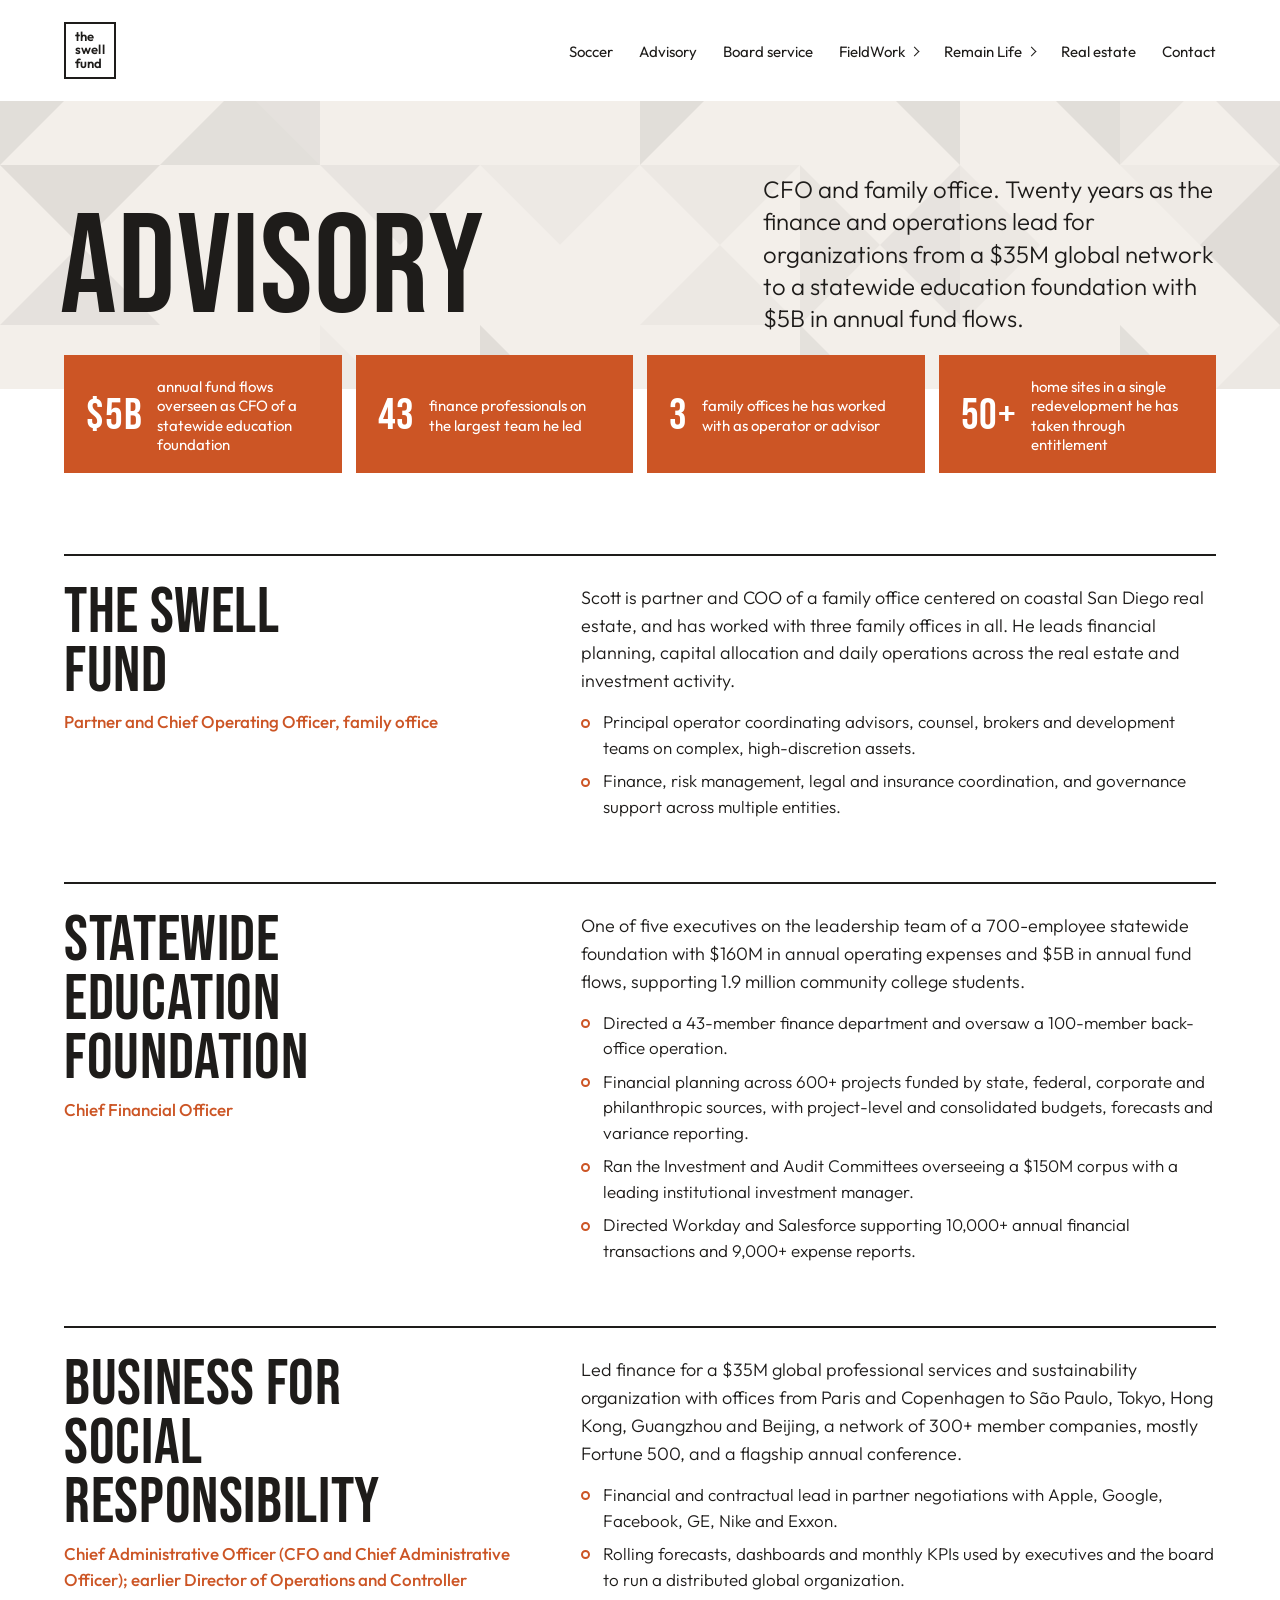
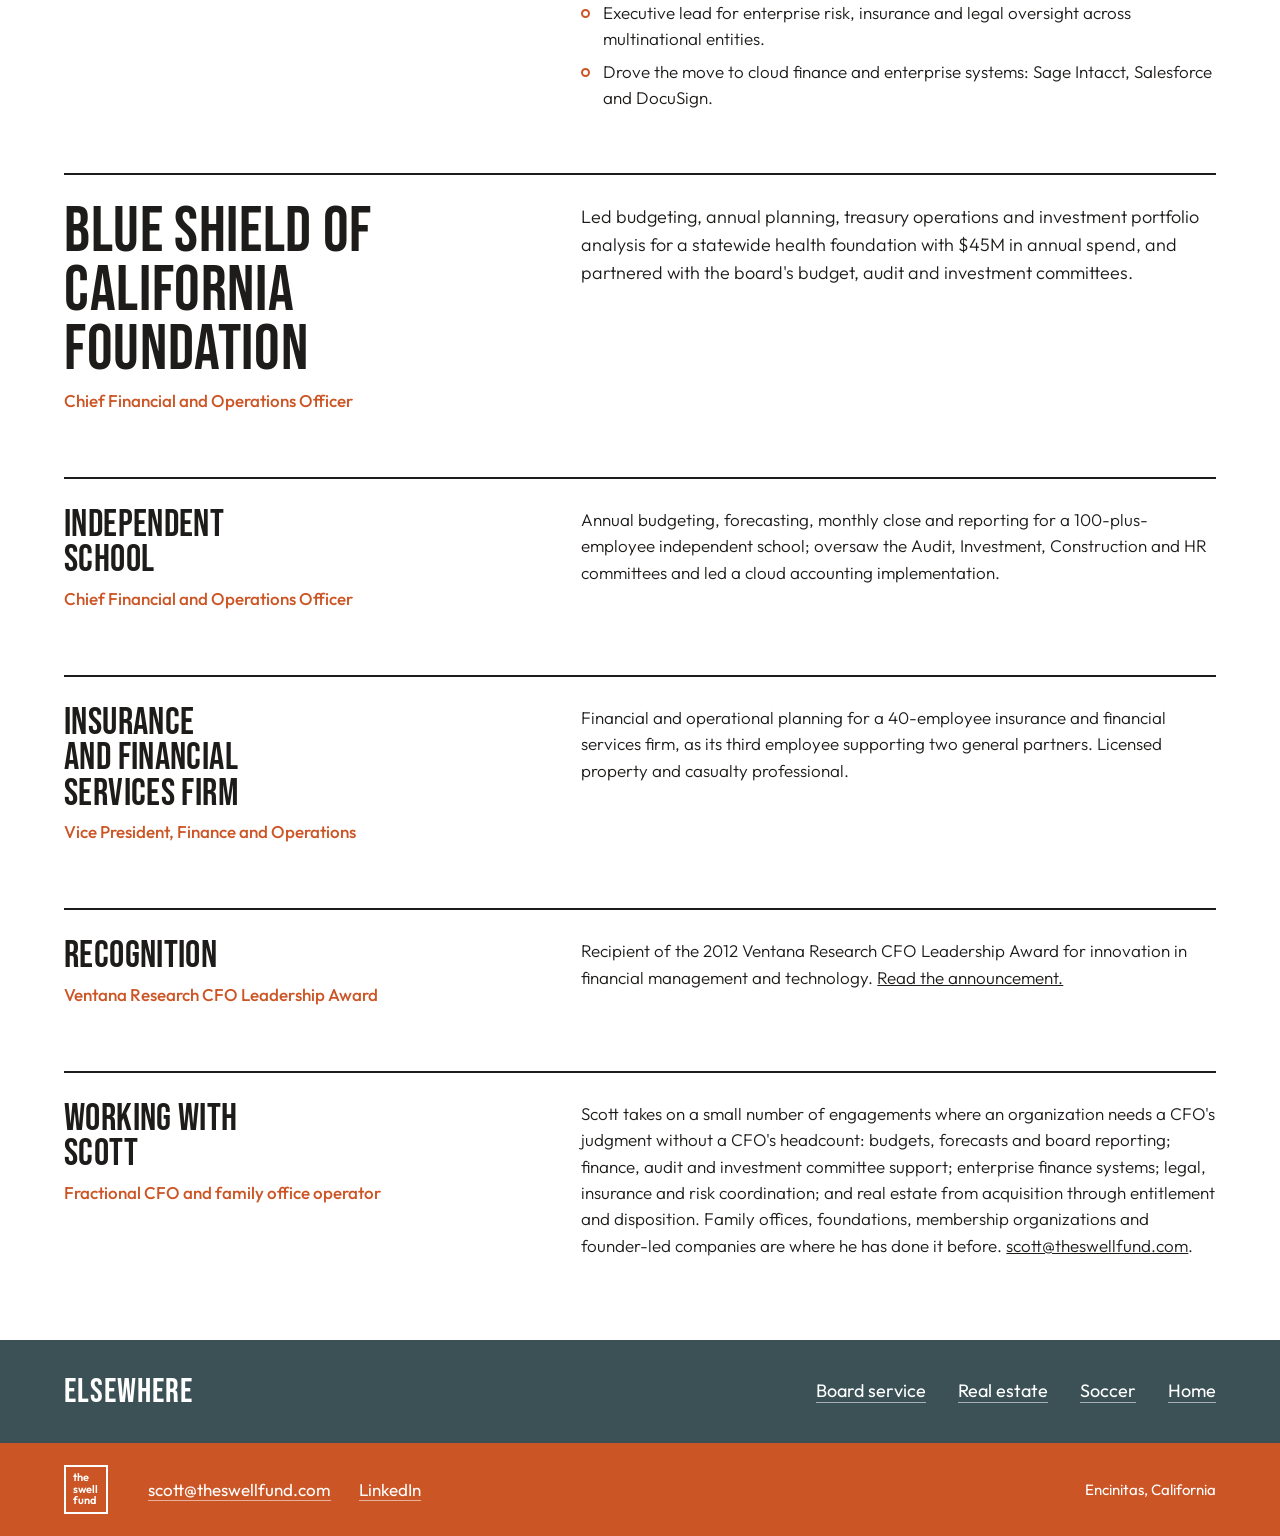
<file: advisory.html>
<!DOCTYPE html>
<html lang="en">
<head>
<meta charset="UTF-8">
<meta name="viewport" content="width=device-width, initial-scale=1.0">
<title>Advisory — Scott Travasos</title>
<meta name="description" content="Scott Travasos as fractional CFO and family office operator: finance, operations, systems and risk for foundations, membership organizations and family offices.">
<link rel="canonical" href="https://theswellfund.com/advisory.html">
<link rel="preconnect" href="https://fonts.googleapis.com">
<link rel="preconnect" href="https://fonts.gstatic.com" crossorigin>
<link href="https://fonts.googleapis.com/css2?family=Bebas+Neue&family=Outfit:wght@300;400;500;600&display=swap" rel="stylesheet">
<link rel="icon" type="image/svg+xml" href='data:image/svg+xml;utf8,<svg xmlns="http://www.w3.org/2000/svg" viewBox="0 0 32 32"><rect width="32" height="32" fill="%23CC5525"/><rect x="6" y="6" width="20" height="20" fill="none" stroke="%23fff" stroke-width="2"/></svg>'>
<link rel="stylesheet" href="assets/site.css">
</head>
<body>

<header>
  <a class="mark" href="index.html" aria-label="The Swell Fund, home"><span>the</span><span>swell</span><span>fund</span></a>
  <nav aria-label="Primary">
    <ul>
      <li><a href="soccer.html">Soccer</a></li>
      <li><a href="advisory.html" aria-current="page">Advisory</a></li>
      <li><a href="boards.html">Board service</a></li>
      <li><a class="ext" href="https://field2work.com">FieldWork</a></li>
      <li><a class="ext" href="https://remainlifeinsurance.com">Remain Life</a></li>
      <li><a href="real-estate.html">Real estate</a></li>
      <li><a href="index.html#contact">Contact</a></li>
    </ul>
  </nav>
</header>

<section class="page-hero">
  <svg xmlns="http://www.w3.org/2000/svg" viewBox="0 0 800 500" preserveAspectRatio="xMidYMid slice" aria-hidden="true" class="facets"><polygon points="0,0 100,0 50,50" fill="#fff" fill-opacity="0.08"/><polygon points="100,100 0,100 50,50" fill="#fff" fill-opacity="0.15"/><polygon points="0,100 0,0 50,50" fill="#000" fill-opacity="0.06"/><polygon points="100,0 200,0 150,50" fill="#000" fill-opacity="0.06"/><polygon points="200,0 200,100 150,50" fill="#000" fill-opacity="0.06"/><polygon points="200,100 100,100 150,50" fill="#fff" fill-opacity="0.13"/><polygon points="200,0 300,0 250,50" fill="#fff" fill-opacity="0.10"/><polygon points="200,100 200,0 250,50" fill="#000" fill-opacity="0.12"/><polygon points="400,0 400,100 350,50" fill="#fff" fill-opacity="0.20"/><polygon points="400,100 300,100 350,50" fill="#fff" fill-opacity="0.08"/><polygon points="300,100 300,0 350,50" fill="#fff" fill-opacity="0.11"/><polygon points="500,0 500,100 450,50" fill="#fff" fill-opacity="0.15"/><polygon points="400,100 400,0 450,50" fill="#000" fill-opacity="0.14"/><polygon points="500,0 600,0 550,50" fill="#fff" fill-opacity="0.07"/><polygon points="600,0 600,100 550,50" fill="#fff" fill-opacity="0.17"/><polygon points="600,100 500,100 550,50" fill="#000" fill-opacity="0.10"/><polygon points="500,100 500,0 550,50" fill="#000" fill-opacity="0.13"/><polygon points="600,0 700,0 650,50" fill="#fff" fill-opacity="0.19"/><polygon points="700,100 600,100 650,50" fill="#fff" fill-opacity="0.15"/><polygon points="600,100 600,0 650,50" fill="#000" fill-opacity="0.20"/><polygon points="800,0 800,100 750,50" fill="#fff" fill-opacity="0.22"/><polygon points="800,100 700,100 750,50" fill="#fff" fill-opacity="0.13"/><polygon points="0,100 100,100 50,150" fill="#fff" fill-opacity="0.14"/><polygon points="100,100 100,200 50,150" fill="#fff" fill-opacity="0.17"/><polygon points="0,200 0,100 50,150" fill="#000" fill-opacity="0.20"/><polygon points="100,100 200,100 150,150" fill="#fff" fill-opacity="0.17"/><polygon points="200,100 200,200 150,150" fill="#000" fill-opacity="0.15"/><polygon points="200,200 100,200 150,150" fill="#000" fill-opacity="0.19"/><polygon points="200,100 300,100 250,150" fill="#000" fill-opacity="0.16"/><polygon points="300,100 300,200 250,150" fill="#fff" fill-opacity="0.17"/><polygon points="400,100 400,200 350,150" fill="#fff" fill-opacity="0.12"/><polygon points="300,200 300,100 350,150" fill="#fff" fill-opacity="0.13"/><polygon points="400,100 500,100 450,150" fill="#fff" fill-opacity="0.08"/><polygon points="500,100 500,200 450,150" fill="#fff" fill-opacity="0.18"/><polygon points="500,200 400,200 450,150" fill="#fff" fill-opacity="0.10"/><polygon points="400,200 400,100 450,150" fill="#000" fill-opacity="0.20"/><polygon points="500,100 600,100 550,150" fill="#fff" fill-opacity="0.13"/><polygon points="600,100 600,200 550,150" fill="#000" fill-opacity="0.20"/><polygon points="600,100 700,100 650,150" fill="#fff" fill-opacity="0.13"/><polygon points="700,100 700,200 650,150" fill="#000" fill-opacity="0.20"/><polygon points="600,200 600,100 650,150" fill="#fff" fill-opacity="0.09"/><polygon points="700,100 800,100 750,150" fill="#fff" fill-opacity="0.10"/><polygon points="800,100 800,200 750,150" fill="#000" fill-opacity="0.15"/><polygon points="800,200 700,200 750,150" fill="#fff" fill-opacity="0.06"/><polygon points="700,200 700,100 750,150" fill="#000" fill-opacity="0.11"/><polygon points="0,200 100,200 50,250" fill="#000" fill-opacity="0.21"/><polygon points="100,300 0,300 50,250" fill="#000" fill-opacity="0.15"/><polygon points="100,200 200,200 150,250" fill="#fff" fill-opacity="0.20"/><polygon points="200,200 300,200 250,250" fill="#000" fill-opacity="0.12"/><polygon points="300,200 300,300 250,250" fill="#fff" fill-opacity="0.16"/><polygon points="300,300 200,300 250,250" fill="#fff" fill-opacity="0.07"/><polygon points="200,300 200,200 250,250" fill="#fff" fill-opacity="0.09"/><polygon points="300,200 400,200 350,250" fill="#000" fill-opacity="0.06"/><polygon points="400,200 400,300 350,250" fill="#fff" fill-opacity="0.08"/><polygon points="400,300 300,300 350,250" fill="#fff" fill-opacity="0.12"/><polygon points="300,300 300,200 350,250" fill="#fff" fill-opacity="0.20"/><polygon points="400,200 500,200 450,250" fill="#000" fill-opacity="0.08"/><polygon points="500,200 500,300 450,250" fill="#fff" fill-opacity="0.12"/><polygon points="500,300 400,300 450,250" fill="#000" fill-opacity="0.07"/><polygon points="600,200 600,300 550,250" fill="#000" fill-opacity="0.13"/><polygon points="600,300 500,300 550,250" fill="#fff" fill-opacity="0.08"/><polygon points="500,300 500,200 550,250" fill="#000" fill-opacity="0.10"/><polygon points="700,200 700,300 650,250" fill="#fff" fill-opacity="0.06"/><polygon points="600,300 600,200 650,250" fill="#000" fill-opacity="0.07"/><polygon points="700,200 800,200 750,250" fill="#000" fill-opacity="0.05"/><polygon points="800,200 800,300 750,250" fill="#000" fill-opacity="0.22"/><polygon points="0,300 100,300 50,350" fill="#fff" fill-opacity="0.12"/><polygon points="100,300 100,400 50,350" fill="#fff" fill-opacity="0.18"/><polygon points="100,400 0,400 50,350" fill="#000" fill-opacity="0.18"/><polygon points="0,400 0,300 50,350" fill="#fff" fill-opacity="0.10"/><polygon points="300,400 200,400 250,350" fill="#fff" fill-opacity="0.14"/><polygon points="200,400 200,300 250,350" fill="#000" fill-opacity="0.05"/><polygon points="300,300 400,300 350,350" fill="#fff" fill-opacity="0.10"/><polygon points="400,300 400,400 350,350" fill="#fff" fill-opacity="0.17"/><polygon points="300,400 300,300 350,350" fill="#000" fill-opacity="0.21"/><polygon points="500,400 400,400 450,350" fill="#000" fill-opacity="0.09"/><polygon points="400,400 400,300 450,350" fill="#fff" fill-opacity="0.09"/><polygon points="500,300 600,300 550,350" fill="#fff" fill-opacity="0.16"/><polygon points="500,400 500,300 550,350" fill="#000" fill-opacity="0.16"/><polygon points="700,300 700,400 650,350" fill="#fff" fill-opacity="0.17"/><polygon points="800,300 800,400 750,350" fill="#000" fill-opacity="0.08"/><polygon points="700,400 700,300 750,350" fill="#000" fill-opacity="0.19"/><polygon points="100,400 100,500 50,450" fill="#000" fill-opacity="0.12"/><polygon points="100,400 200,400 150,450" fill="#fff" fill-opacity="0.08"/><polygon points="200,400 200,500 150,450" fill="#fff" fill-opacity="0.20"/><polygon points="100,500 100,400 150,450" fill="#fff" fill-opacity="0.19"/><polygon points="300,500 200,500 250,450" fill="#000" fill-opacity="0.14"/><polygon points="200,500 200,400 250,450" fill="#fff" fill-opacity="0.06"/><polygon points="400,500 300,500 350,450" fill="#000" fill-opacity="0.21"/><polygon points="300,500 300,400 350,450" fill="#000" fill-opacity="0.20"/><polygon points="500,400 500,500 450,450" fill="#fff" fill-opacity="0.10"/><polygon points="500,500 400,500 450,450" fill="#fff" fill-opacity="0.10"/><polygon points="400,500 400,400 450,450" fill="#000" fill-opacity="0.09"/><polygon points="500,400 600,400 550,450" fill="#000" fill-opacity="0.07"/><polygon points="600,500 500,500 550,450" fill="#000" fill-opacity="0.13"/><polygon points="500,500 500,400 550,450" fill="#000" fill-opacity="0.20"/><polygon points="600,400 700,400 650,450" fill="#000" fill-opacity="0.21"/><polygon points="700,400 700,500 650,450" fill="#000" fill-opacity="0.14"/><polygon points="700,500 600,500 650,450" fill="#000" fill-opacity="0.05"/><polygon points="600,500 600,400 650,450" fill="#000" fill-opacity="0.08"/><polygon points="700,400 800,400 750,450" fill="#fff" fill-opacity="0.19"/><polygon points="800,400 800,500 750,450" fill="#fff" fill-opacity="0.14"/><polygon points="700,500 700,400 750,450" fill="#000" fill-opacity="0.11"/></svg>
  <h1 class="display">Advisory</h1>
  <p class="lede">CFO and family office. Twenty years as the finance and operations lead for organizations from a $35M global network to a statewide education foundation with $5B in annual fund flows.</p>
</section>
<section class="stats" aria-label="By the numbers">
  <div class="stat"><strong>$5B</strong><span>annual fund flows overseen as CFO of a statewide education foundation</span></div>
  <div class="stat"><strong>43</strong><span>finance professionals on the largest team he led</span></div>
  <div class="stat"><strong>3</strong><span>family offices he has worked with as operator or advisor</span></div>
  <div class="stat"><strong>50+</strong><span>home sites in a single redevelopment he has taken through entitlement</span></div>
</section>
<section class="entries">
  <article class="entry">
    <div>
      <h2 class="display">The Swell Fund</h2>
      <p class="role">Partner and Chief Operating Officer, family office</p>
    </div>
    <div>
      <p>Scott is partner and COO of a family office centered on coastal San Diego real estate, and has worked with three family offices in all. He leads financial planning, capital allocation and daily operations across the real estate and investment activity.</p>
      <ul>
        <li>Principal operator coordinating advisors, counsel, brokers and development teams on complex, high-discretion assets.</li>
        <li>Finance, risk management, legal and insurance coordination, and governance support across multiple entities.</li>
      </ul>
    </div>
  </article>
  <article class="entry">
    <div>
      <h2 class="display">Statewide education foundation</h2>
      <p class="role">Chief Financial Officer</p>
    </div>
    <div>
      <p>One of five executives on the leadership team of a 700-employee statewide foundation with $160M in annual operating expenses and $5B in annual fund flows, supporting 1.9 million community college students.</p>
      <ul>
        <li>Directed a 43-member finance department and oversaw a 100-member back-office operation.</li>
        <li>Financial planning across 600+ projects funded by state, federal, corporate and philanthropic sources, with project-level and consolidated budgets, forecasts and variance reporting.</li>
        <li>Ran the Investment and Audit Committees overseeing a $150M corpus with a leading institutional investment manager.</li>
        <li>Directed Workday and Salesforce supporting 10,000+ annual financial transactions and 9,000+ expense reports.</li>
      </ul>
    </div>
  </article>
  <article class="entry">
    <div>
      <h2 class="display">Business for Social Responsibility</h2>
      <p class="role">Chief Administrative Officer (CFO and Chief Administrative Officer); earlier Director of Operations and Controller</p>
    </div>
    <div>
      <p>Led finance for a $35M global professional services and sustainability organization with offices from Paris and Copenhagen to São Paulo, Tokyo, Hong Kong, Guangzhou and Beijing, a network of 300+ member companies, mostly Fortune 500, and a flagship annual conference.</p>
      <ul>
        <li>Financial and contractual lead in partner negotiations with Apple, Google, Facebook, GE, Nike and Exxon.</li>
        <li>Rolling forecasts, dashboards and monthly KPIs used by executives and the board to run a distributed global organization.</li>
        <li>Executive lead for enterprise risk, insurance and legal oversight across multinational entities.</li>
        <li>Drove the move to cloud finance and enterprise systems: Sage Intacct, Salesforce and DocuSign.</li>
      </ul>
    </div>
  </article>
  <article class="entry">
    <div>
      <h2 class="display">Blue Shield of California Foundation</h2>
      <p class="role">Chief Financial and Operations Officer</p>
    </div>
    <div>
      <p>Led budgeting, annual planning, treasury operations and investment portfolio analysis for a statewide health foundation with $45M in annual spend, and partnered with the board's budget, audit and investment committees.</p>
    </div>
  </article>
  <article class="entry minor">
    <div>
      <h2 class="display">Independent school</h2>
      <p class="role">Chief Financial and Operations Officer</p>
    </div>
    <div>
      <p>Annual budgeting, forecasting, monthly close and reporting for a 100-plus-employee independent school; oversaw the Audit, Investment, Construction and HR committees and led a cloud accounting implementation.</p>
    </div>
  </article>
  <article class="entry minor">
    <div>
      <h2 class="display">Insurance and financial services firm</h2>
      <p class="role">Vice President, Finance and Operations</p>
    </div>
    <div>
      <p>Financial and operational planning for a 40-employee insurance and financial services firm, as its third employee supporting two general partners. Licensed property and casualty professional.</p>
    </div>
  </article>
  <article class="entry minor">
    <div>
      <h2 class="display">Recognition</h2>
      <p class="role">Ventana Research CFO Leadership Award</p>
    </div>
    <div>
      <p>Recipient of the 2012 Ventana Research CFO Leadership Award for innovation in financial management and technology. <a href="https://www.globenewswire.com/news-release/2012/10/26/937011/0/en/FinancialForce-com-Customer-Named-2012-Ventana-Research-Business-Leadership-Award-Winner.html">Read the announcement.</a></p>
    </div>
  </article>
  <article class="entry minor">
    <div>
      <h2 class="display">Working with Scott</h2>
      <p class="role">Fractional CFO and family office operator</p>
    </div>
    <div>
      <p>Scott takes on a small number of engagements where an organization needs a CFO's judgment without a CFO's headcount: budgets, forecasts and board reporting; finance, audit and investment committee support; enterprise finance systems; legal, insurance and risk coordination; and real estate from acquisition through entitlement and disposition. Family offices, foundations, membership organizations and founder-led companies are where he has done it before. <a href="mailto:scott@theswellfund.com">scott@theswellfund.com</a>.</p>
    </div>
  </article>
</section>
<section class="next" aria-label="Elsewhere on the site">
  <h2 class="display">Elsewhere</h2>
  <ul>
    <li><a href="boards.html">Board service</a></li>
    <li><a href="real-estate.html">Real estate</a></li>
    <li><a href="soccer.html">Soccer</a></li>
    <li><a href="index.html">Home</a></li>
  </ul>
</section>

<footer id="contact">
  <a class="mark" href="index.html" aria-label="The Swell Fund, home"><span>the</span><span>swell</span><span>fund</span></a>
  <ul>
    <li><a href="mailto:scott@theswellfund.com">scott@theswellfund.com</a></li>
    <li><a href="https://www.linkedin.com/in/scott-travasos-15806915">LinkedIn</a></li>
  </ul>
  <p>Encinitas, California</p>
</footer>

</body>
</html>
</file>
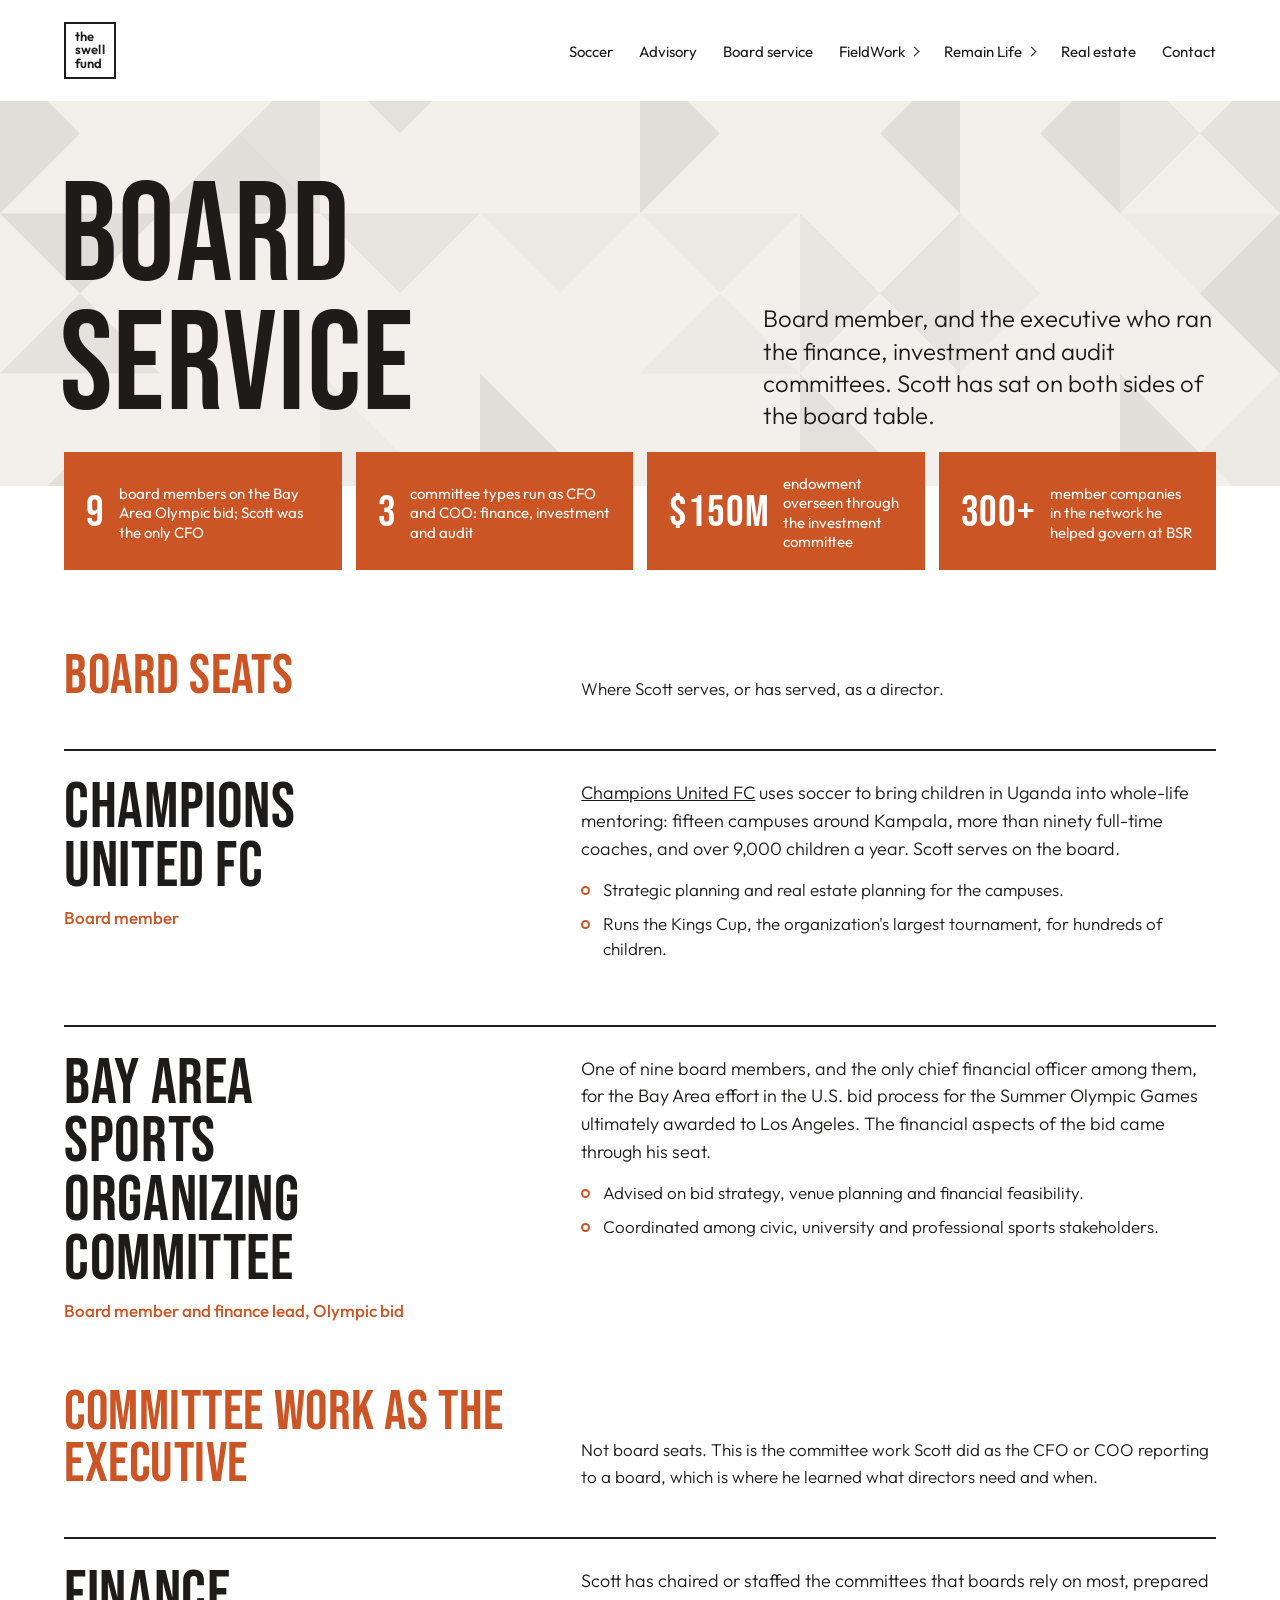
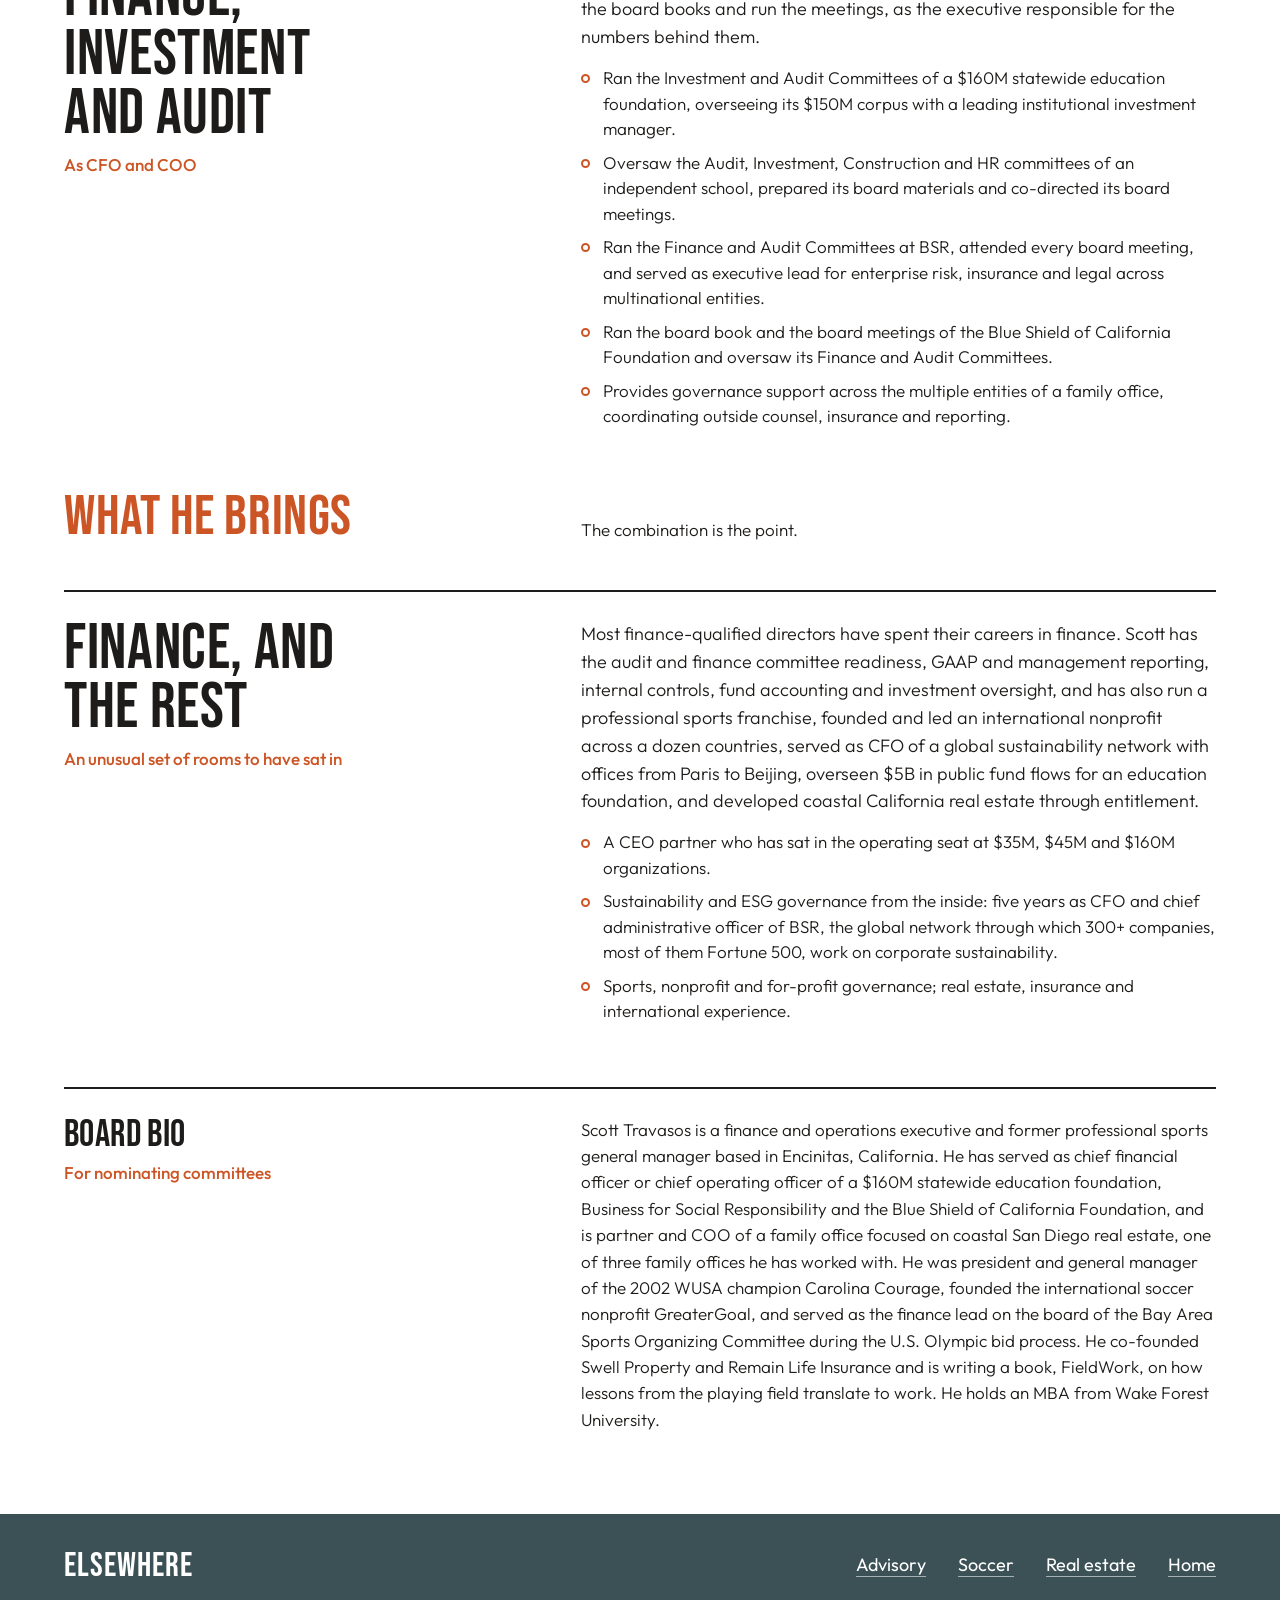
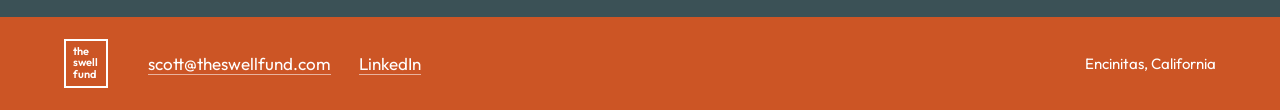
<file: boards.html>
<!DOCTYPE html>
<html lang="en">
<head>
<meta charset="UTF-8">
<meta name="viewport" content="width=device-width, initial-scale=1.0">
<title>Board service — Scott Travasos</title>
<meta name="description" content="Scott Travasos on boards: Champions United FC, the Bay Area Sports Organizing Committee, and finance, investment and audit committee leadership.">
<link rel="canonical" href="https://theswellfund.com/boards.html">
<link rel="preconnect" href="https://fonts.googleapis.com">
<link rel="preconnect" href="https://fonts.gstatic.com" crossorigin>
<link href="https://fonts.googleapis.com/css2?family=Bebas+Neue&family=Outfit:wght@300;400;500;600&display=swap" rel="stylesheet">
<link rel="icon" type="image/svg+xml" href='data:image/svg+xml;utf8,<svg xmlns="http://www.w3.org/2000/svg" viewBox="0 0 32 32"><rect width="32" height="32" fill="%23CC5525"/><rect x="6" y="6" width="20" height="20" fill="none" stroke="%23fff" stroke-width="2"/></svg>'>
<link rel="stylesheet" href="assets/site.css">
</head>
<body>

<header>
  <a class="mark" href="index.html" aria-label="The Swell Fund, home"><span>the</span><span>swell</span><span>fund</span></a>
  <nav aria-label="Primary">
    <ul>
      <li><a href="soccer.html">Soccer</a></li>
      <li><a href="advisory.html">Advisory</a></li>
      <li><a href="boards.html" aria-current="page">Board service</a></li>
      <li><a class="ext" href="https://field2work.com">FieldWork</a></li>
      <li><a class="ext" href="https://remainlifeinsurance.com">Remain Life</a></li>
      <li><a href="real-estate.html">Real estate</a></li>
      <li><a href="index.html#contact">Contact</a></li>
    </ul>
  </nav>
</header>

<section class="page-hero">
  <svg xmlns="http://www.w3.org/2000/svg" viewBox="0 0 800 500" preserveAspectRatio="xMidYMid slice" aria-hidden="true" class="facets"><polygon points="0,0 100,0 50,50" fill="#fff" fill-opacity="0.08"/><polygon points="100,100 0,100 50,50" fill="#fff" fill-opacity="0.15"/><polygon points="0,100 0,0 50,50" fill="#000" fill-opacity="0.06"/><polygon points="100,0 200,0 150,50" fill="#000" fill-opacity="0.06"/><polygon points="200,0 200,100 150,50" fill="#000" fill-opacity="0.06"/><polygon points="200,100 100,100 150,50" fill="#fff" fill-opacity="0.13"/><polygon points="200,0 300,0 250,50" fill="#fff" fill-opacity="0.10"/><polygon points="200,100 200,0 250,50" fill="#000" fill-opacity="0.12"/><polygon points="400,0 400,100 350,50" fill="#fff" fill-opacity="0.20"/><polygon points="400,100 300,100 350,50" fill="#fff" fill-opacity="0.08"/><polygon points="300,100 300,0 350,50" fill="#fff" fill-opacity="0.11"/><polygon points="500,0 500,100 450,50" fill="#fff" fill-opacity="0.15"/><polygon points="400,100 400,0 450,50" fill="#000" fill-opacity="0.14"/><polygon points="500,0 600,0 550,50" fill="#fff" fill-opacity="0.07"/><polygon points="600,0 600,100 550,50" fill="#fff" fill-opacity="0.17"/><polygon points="600,100 500,100 550,50" fill="#000" fill-opacity="0.10"/><polygon points="500,100 500,0 550,50" fill="#000" fill-opacity="0.13"/><polygon points="600,0 700,0 650,50" fill="#fff" fill-opacity="0.19"/><polygon points="700,100 600,100 650,50" fill="#fff" fill-opacity="0.15"/><polygon points="600,100 600,0 650,50" fill="#000" fill-opacity="0.20"/><polygon points="800,0 800,100 750,50" fill="#fff" fill-opacity="0.22"/><polygon points="800,100 700,100 750,50" fill="#fff" fill-opacity="0.13"/><polygon points="0,100 100,100 50,150" fill="#fff" fill-opacity="0.14"/><polygon points="100,100 100,200 50,150" fill="#fff" fill-opacity="0.17"/><polygon points="0,200 0,100 50,150" fill="#000" fill-opacity="0.20"/><polygon points="100,100 200,100 150,150" fill="#fff" fill-opacity="0.17"/><polygon points="200,100 200,200 150,150" fill="#000" fill-opacity="0.15"/><polygon points="200,200 100,200 150,150" fill="#000" fill-opacity="0.19"/><polygon points="200,100 300,100 250,150" fill="#000" fill-opacity="0.16"/><polygon points="300,100 300,200 250,150" fill="#fff" fill-opacity="0.17"/><polygon points="400,100 400,200 350,150" fill="#fff" fill-opacity="0.12"/><polygon points="300,200 300,100 350,150" fill="#fff" fill-opacity="0.13"/><polygon points="400,100 500,100 450,150" fill="#fff" fill-opacity="0.08"/><polygon points="500,100 500,200 450,150" fill="#fff" fill-opacity="0.18"/><polygon points="500,200 400,200 450,150" fill="#fff" fill-opacity="0.10"/><polygon points="400,200 400,100 450,150" fill="#000" fill-opacity="0.20"/><polygon points="500,100 600,100 550,150" fill="#fff" fill-opacity="0.13"/><polygon points="600,100 600,200 550,150" fill="#000" fill-opacity="0.20"/><polygon points="600,100 700,100 650,150" fill="#fff" fill-opacity="0.13"/><polygon points="700,100 700,200 650,150" fill="#000" fill-opacity="0.20"/><polygon points="600,200 600,100 650,150" fill="#fff" fill-opacity="0.09"/><polygon points="700,100 800,100 750,150" fill="#fff" fill-opacity="0.10"/><polygon points="800,100 800,200 750,150" fill="#000" fill-opacity="0.15"/><polygon points="800,200 700,200 750,150" fill="#fff" fill-opacity="0.06"/><polygon points="700,200 700,100 750,150" fill="#000" fill-opacity="0.11"/><polygon points="0,200 100,200 50,250" fill="#000" fill-opacity="0.21"/><polygon points="100,300 0,300 50,250" fill="#000" fill-opacity="0.15"/><polygon points="100,200 200,200 150,250" fill="#fff" fill-opacity="0.20"/><polygon points="200,200 300,200 250,250" fill="#000" fill-opacity="0.12"/><polygon points="300,200 300,300 250,250" fill="#fff" fill-opacity="0.16"/><polygon points="300,300 200,300 250,250" fill="#fff" fill-opacity="0.07"/><polygon points="200,300 200,200 250,250" fill="#fff" fill-opacity="0.09"/><polygon points="300,200 400,200 350,250" fill="#000" fill-opacity="0.06"/><polygon points="400,200 400,300 350,250" fill="#fff" fill-opacity="0.08"/><polygon points="400,300 300,300 350,250" fill="#fff" fill-opacity="0.12"/><polygon points="300,300 300,200 350,250" fill="#fff" fill-opacity="0.20"/><polygon points="400,200 500,200 450,250" fill="#000" fill-opacity="0.08"/><polygon points="500,200 500,300 450,250" fill="#fff" fill-opacity="0.12"/><polygon points="500,300 400,300 450,250" fill="#000" fill-opacity="0.07"/><polygon points="600,200 600,300 550,250" fill="#000" fill-opacity="0.13"/><polygon points="600,300 500,300 550,250" fill="#fff" fill-opacity="0.08"/><polygon points="500,300 500,200 550,250" fill="#000" fill-opacity="0.10"/><polygon points="700,200 700,300 650,250" fill="#fff" fill-opacity="0.06"/><polygon points="600,300 600,200 650,250" fill="#000" fill-opacity="0.07"/><polygon points="700,200 800,200 750,250" fill="#000" fill-opacity="0.05"/><polygon points="800,200 800,300 750,250" fill="#000" fill-opacity="0.22"/><polygon points="0,300 100,300 50,350" fill="#fff" fill-opacity="0.12"/><polygon points="100,300 100,400 50,350" fill="#fff" fill-opacity="0.18"/><polygon points="100,400 0,400 50,350" fill="#000" fill-opacity="0.18"/><polygon points="0,400 0,300 50,350" fill="#fff" fill-opacity="0.10"/><polygon points="300,400 200,400 250,350" fill="#fff" fill-opacity="0.14"/><polygon points="200,400 200,300 250,350" fill="#000" fill-opacity="0.05"/><polygon points="300,300 400,300 350,350" fill="#fff" fill-opacity="0.10"/><polygon points="400,300 400,400 350,350" fill="#fff" fill-opacity="0.17"/><polygon points="300,400 300,300 350,350" fill="#000" fill-opacity="0.21"/><polygon points="500,400 400,400 450,350" fill="#000" fill-opacity="0.09"/><polygon points="400,400 400,300 450,350" fill="#fff" fill-opacity="0.09"/><polygon points="500,300 600,300 550,350" fill="#fff" fill-opacity="0.16"/><polygon points="500,400 500,300 550,350" fill="#000" fill-opacity="0.16"/><polygon points="700,300 700,400 650,350" fill="#fff" fill-opacity="0.17"/><polygon points="800,300 800,400 750,350" fill="#000" fill-opacity="0.08"/><polygon points="700,400 700,300 750,350" fill="#000" fill-opacity="0.19"/><polygon points="100,400 100,500 50,450" fill="#000" fill-opacity="0.12"/><polygon points="100,400 200,400 150,450" fill="#fff" fill-opacity="0.08"/><polygon points="200,400 200,500 150,450" fill="#fff" fill-opacity="0.20"/><polygon points="100,500 100,400 150,450" fill="#fff" fill-opacity="0.19"/><polygon points="300,500 200,500 250,450" fill="#000" fill-opacity="0.14"/><polygon points="200,500 200,400 250,450" fill="#fff" fill-opacity="0.06"/><polygon points="400,500 300,500 350,450" fill="#000" fill-opacity="0.21"/><polygon points="300,500 300,400 350,450" fill="#000" fill-opacity="0.20"/><polygon points="500,400 500,500 450,450" fill="#fff" fill-opacity="0.10"/><polygon points="500,500 400,500 450,450" fill="#fff" fill-opacity="0.10"/><polygon points="400,500 400,400 450,450" fill="#000" fill-opacity="0.09"/><polygon points="500,400 600,400 550,450" fill="#000" fill-opacity="0.07"/><polygon points="600,500 500,500 550,450" fill="#000" fill-opacity="0.13"/><polygon points="500,500 500,400 550,450" fill="#000" fill-opacity="0.20"/><polygon points="600,400 700,400 650,450" fill="#000" fill-opacity="0.21"/><polygon points="700,400 700,500 650,450" fill="#000" fill-opacity="0.14"/><polygon points="700,500 600,500 650,450" fill="#000" fill-opacity="0.05"/><polygon points="600,500 600,400 650,450" fill="#000" fill-opacity="0.08"/><polygon points="700,400 800,400 750,450" fill="#fff" fill-opacity="0.19"/><polygon points="800,400 800,500 750,450" fill="#fff" fill-opacity="0.14"/><polygon points="700,500 700,400 750,450" fill="#000" fill-opacity="0.11"/></svg>
  <h1 class="display">Board service</h1>
  <p class="lede">Board member, and the executive who ran the finance, investment and audit committees. Scott has sat on both sides of the board table.</p>
</section>
<section class="stats" aria-label="By the numbers">
  <div class="stat"><strong>9</strong><span>board members on the Bay Area Olympic bid; Scott was the only CFO</span></div>
  <div class="stat"><strong>3</strong><span>committee types run as CFO and COO: finance, investment and audit</span></div>
  <div class="stat"><strong>$150M</strong><span>endowment overseen through the investment committee</span></div>
  <div class="stat"><strong>300+</strong><span>member companies in the network he helped govern at BSR</span></div>
</section>
<section class="entries">
  <div class="group">
    <h2 class="display">Board seats</h2>
    <p>Where Scott serves, or has served, as a director.</p>
  </div>
  <article class="entry">
    <div>
      <h2 class="display">Champions United FC</h2>
      <p class="role">Board member</p>
    </div>
    <div>
      <p><a href="https://championsunitedfc.org">Champions United FC</a> uses soccer to bring children in Uganda into whole-life mentoring: fifteen campuses around Kampala, more than ninety full-time coaches, and over 9,000 children a year. Scott serves on the board.</p>
      <ul>
        <li>Strategic planning and real estate planning for the campuses.</li>
        <li>Runs the Kings Cup, the organization's largest tournament, for hundreds of children.</li>
      </ul>
    </div>
  </article>
  <article class="entry">
    <div>
      <h2 class="display">Bay Area Sports Organizing Committee</h2>
      <p class="role">Board member and finance lead, Olympic bid</p>
    </div>
    <div>
      <p>One of nine board members, and the only chief financial officer among them, for the Bay Area effort in the U.S. bid process for the Summer Olympic Games ultimately awarded to Los Angeles. The financial aspects of the bid came through his seat.</p>
      <ul>
        <li>Advised on bid strategy, venue planning and financial feasibility.</li>
        <li>Coordinated among civic, university and professional sports stakeholders.</li>
      </ul>
    </div>
  </article>
  <div class="group">
    <h2 class="display">Committee work as the executive</h2>
    <p>Not board seats. This is the committee work Scott did as the CFO or COO reporting to a board, which is where he learned what directors need and when.</p>
  </div>
  <article class="entry">
    <div>
      <h2 class="display">Finance, investment and audit</h2>
      <p class="role">As CFO and COO</p>
    </div>
    <div>
      <p>Scott has chaired or staffed the committees that boards rely on most, prepared the board books and run the meetings, as the executive responsible for the numbers behind them.</p>
      <ul>
        <li>Ran the Investment and Audit Committees of a $160M statewide education foundation, overseeing its $150M corpus with a leading institutional investment manager.</li>
        <li>Oversaw the Audit, Investment, Construction and HR committees of an independent school, prepared its board materials and co-directed its board meetings.</li>
        <li>Ran the Finance and Audit Committees at BSR, attended every board meeting, and served as executive lead for enterprise risk, insurance and legal across multinational entities.</li>
        <li>Ran the board book and the board meetings of the Blue Shield of California Foundation and oversaw its Finance and Audit Committees.</li>
        <li>Provides governance support across the multiple entities of a family office, coordinating outside counsel, insurance and reporting.</li>
      </ul>
    </div>
  </article>
  <div class="group">
    <h2 class="display">What he brings</h2>
    <p>The combination is the point.</p>
  </div>
  <article class="entry">
    <div>
      <h2 class="display">Finance, and the rest</h2>
      <p class="role">An unusual set of rooms to have sat in</p>
    </div>
    <div>
      <p>Most finance-qualified directors have spent their careers in finance. Scott has the audit and finance committee readiness, GAAP and management reporting, internal controls, fund accounting and investment oversight, and has also run a professional sports franchise, founded and led an international nonprofit across a dozen countries, served as CFO of a global sustainability network with offices from Paris to Beijing, overseen $5B in public fund flows for an education foundation, and developed coastal California real estate through entitlement.</p>
      <ul>
        <li>A CEO partner who has sat in the operating seat at $35M, $45M and $160M organizations.</li>
        <li>Sustainability and ESG governance from the inside: five years as CFO and chief administrative officer of BSR, the global network through which 300+ companies, most of them Fortune 500, work on corporate sustainability.</li>
        <li>Sports, nonprofit and for-profit governance; real estate, insurance and international experience.</li>
      </ul>
    </div>
  </article>
  <article class="entry minor">
    <div>
      <h2 class="display">Board bio</h2>
      <p class="role">For nominating committees</p>
    </div>
    <div>
      <p>Scott Travasos is a finance and operations executive and former professional sports general manager based in Encinitas, California. He has served as chief financial officer or chief operating officer of a $160M statewide education foundation, Business for Social Responsibility and the Blue Shield of California Foundation, and is partner and COO of a family office focused on coastal San Diego real estate, one of three family offices he has worked with. He was president and general manager of the 2002 WUSA champion Carolina Courage, founded the international soccer nonprofit GreaterGoal, and served as the finance lead on the board of the Bay Area Sports Organizing Committee during the U.S. Olympic bid process. He co-founded Swell Property and Remain Life Insurance and is writing a book, FieldWork, on how lessons from the playing field translate to work. He holds an MBA from Wake Forest University.</p>
    </div>
  </article>
</section>
<section class="next" aria-label="Elsewhere on the site">
  <h2 class="display">Elsewhere</h2>
  <ul>
    <li><a href="advisory.html">Advisory</a></li>
    <li><a href="soccer.html">Soccer</a></li>
    <li><a href="real-estate.html">Real estate</a></li>
    <li><a href="index.html">Home</a></li>
  </ul>
</section>

<footer id="contact">
  <a class="mark" href="index.html" aria-label="The Swell Fund, home"><span>the</span><span>swell</span><span>fund</span></a>
  <ul>
    <li><a href="mailto:scott@theswellfund.com">scott@theswellfund.com</a></li>
    <li><a href="https://www.linkedin.com/in/scott-travasos-15806915">LinkedIn</a></li>
  </ul>
  <p>Encinitas, California</p>
</footer>

</body>
</html>
</file>
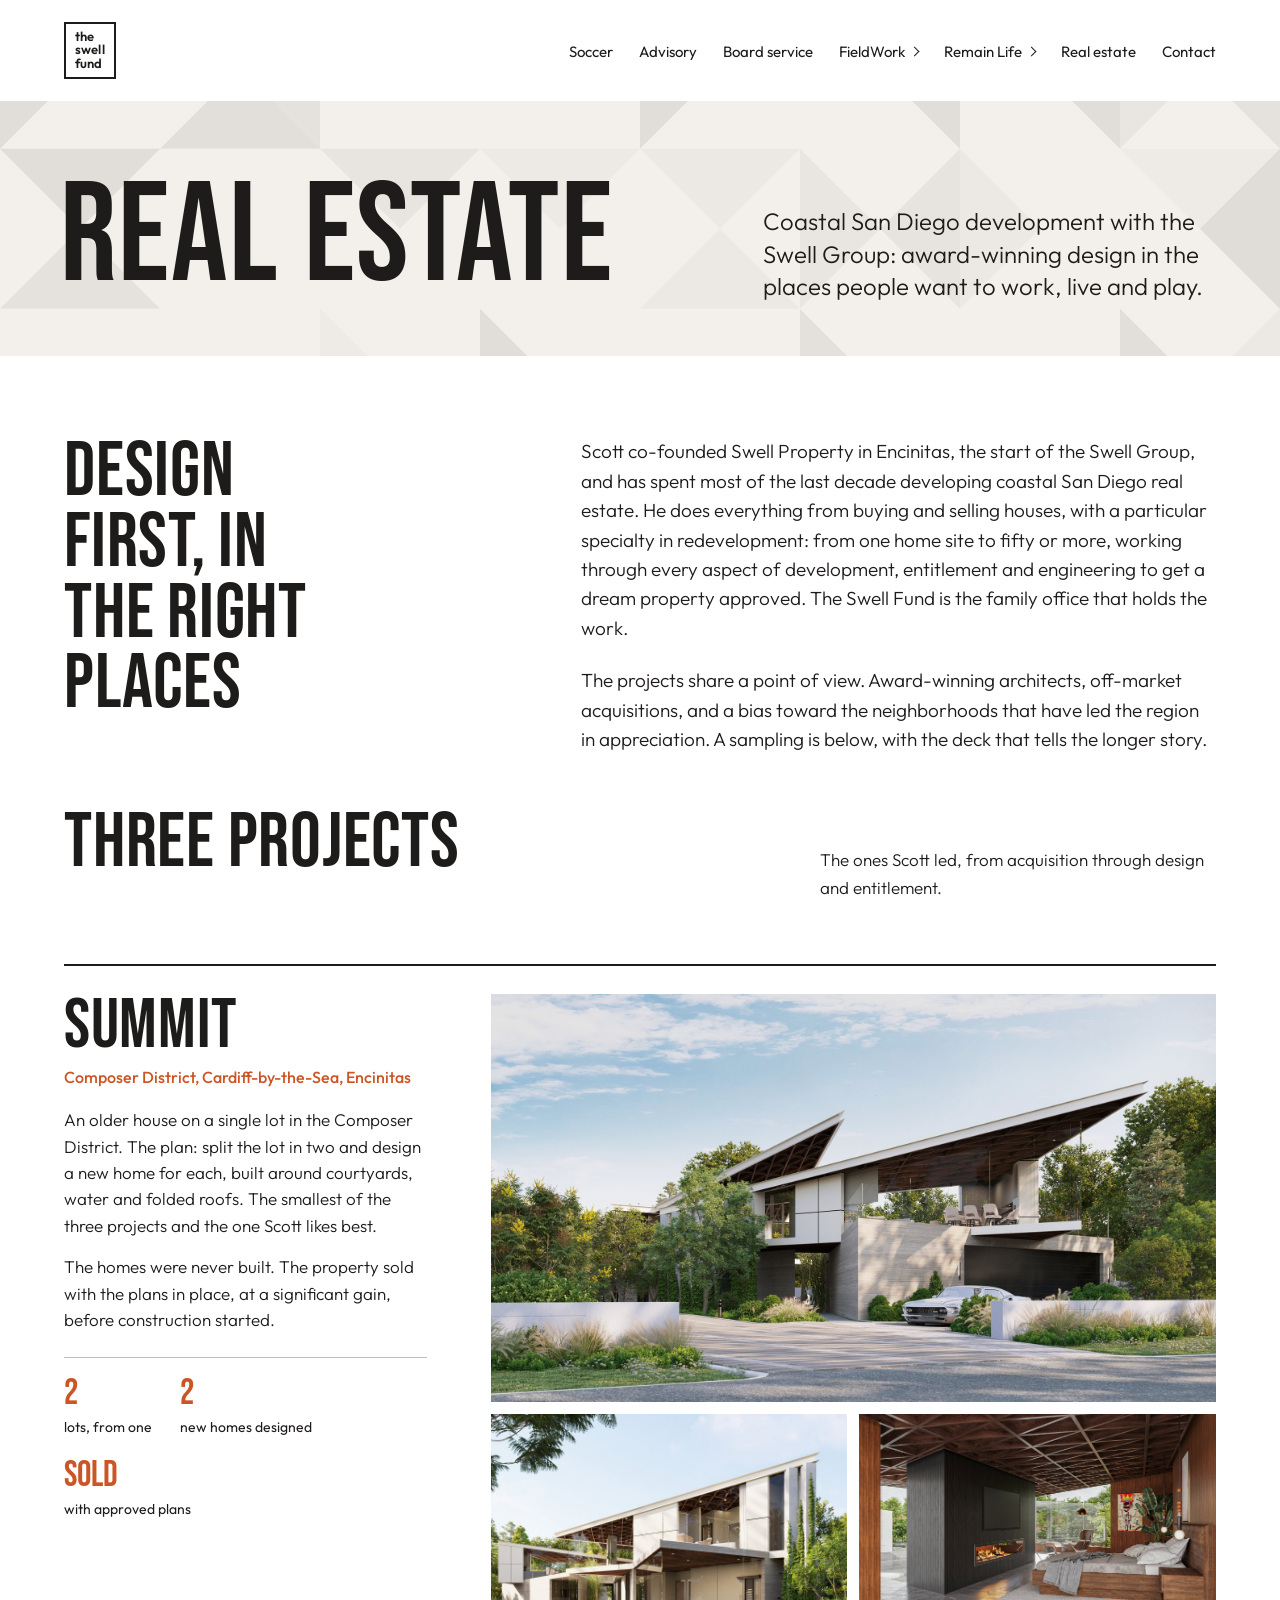
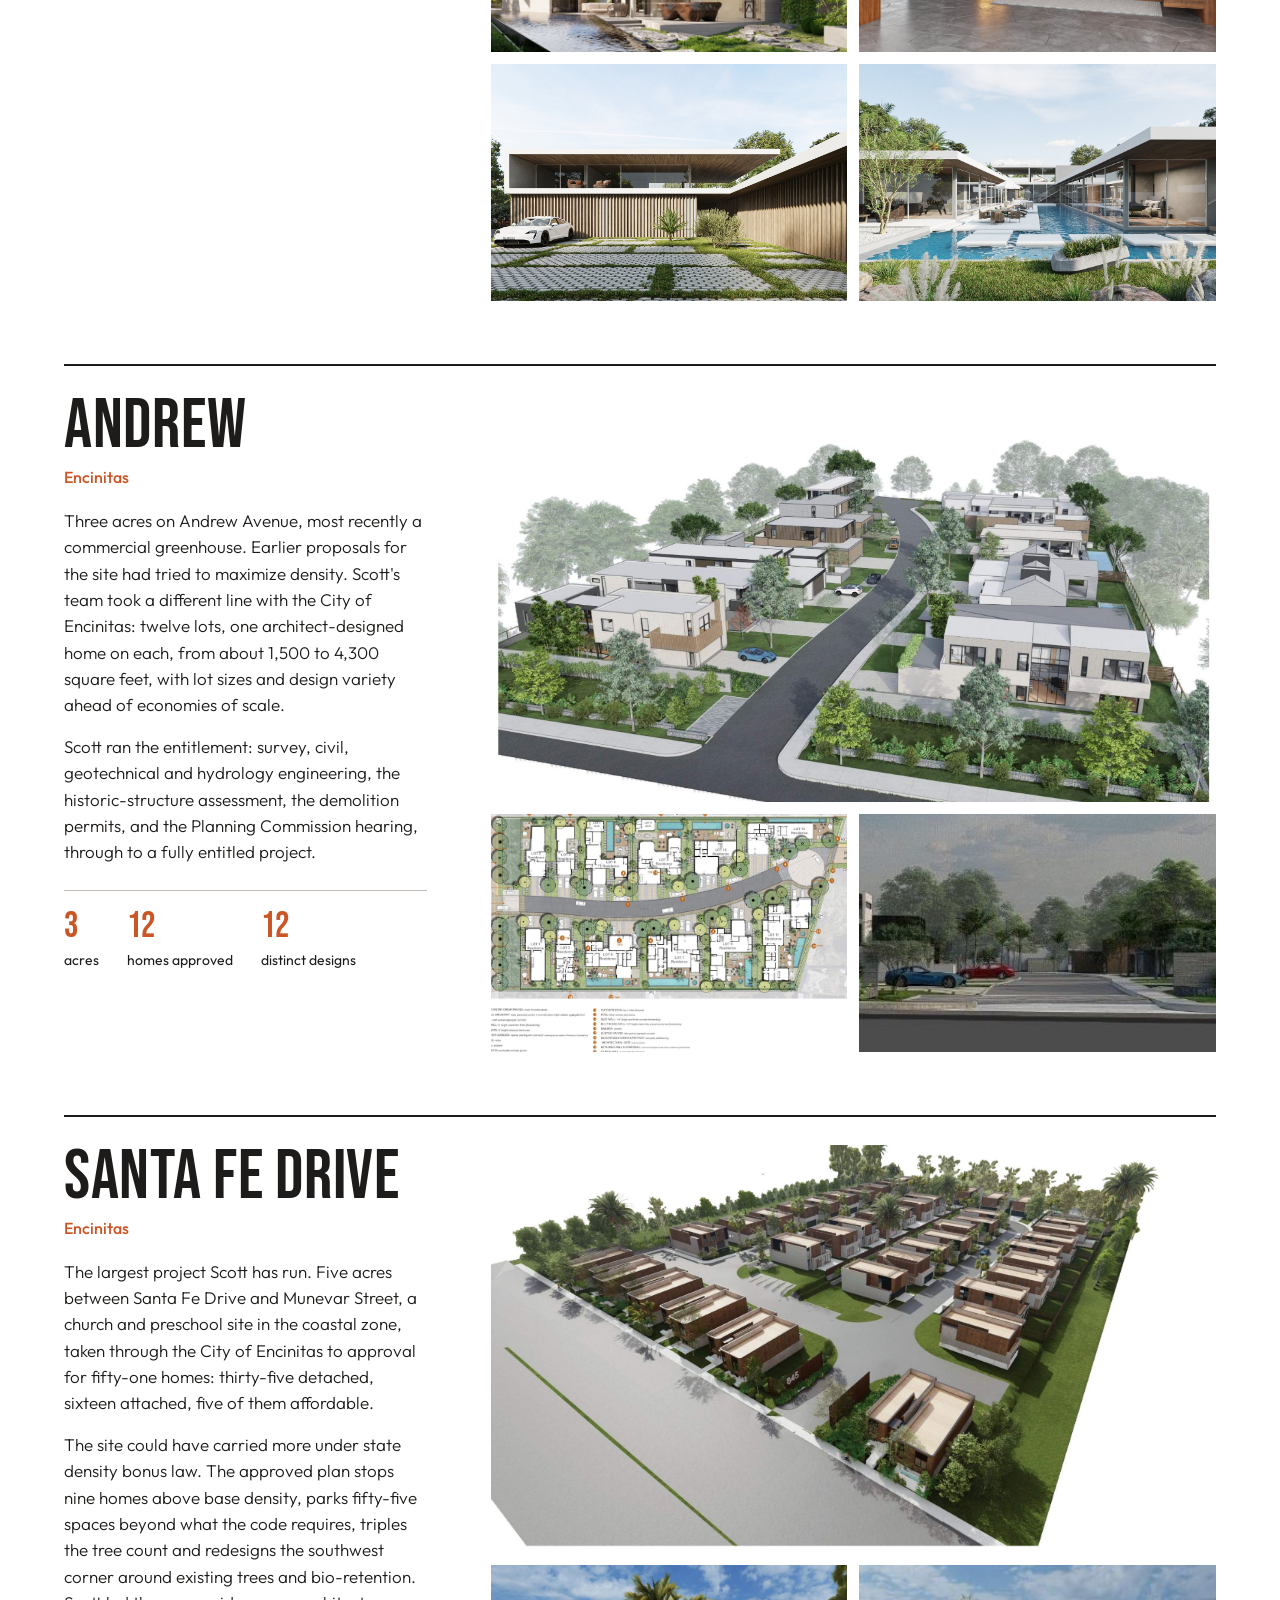
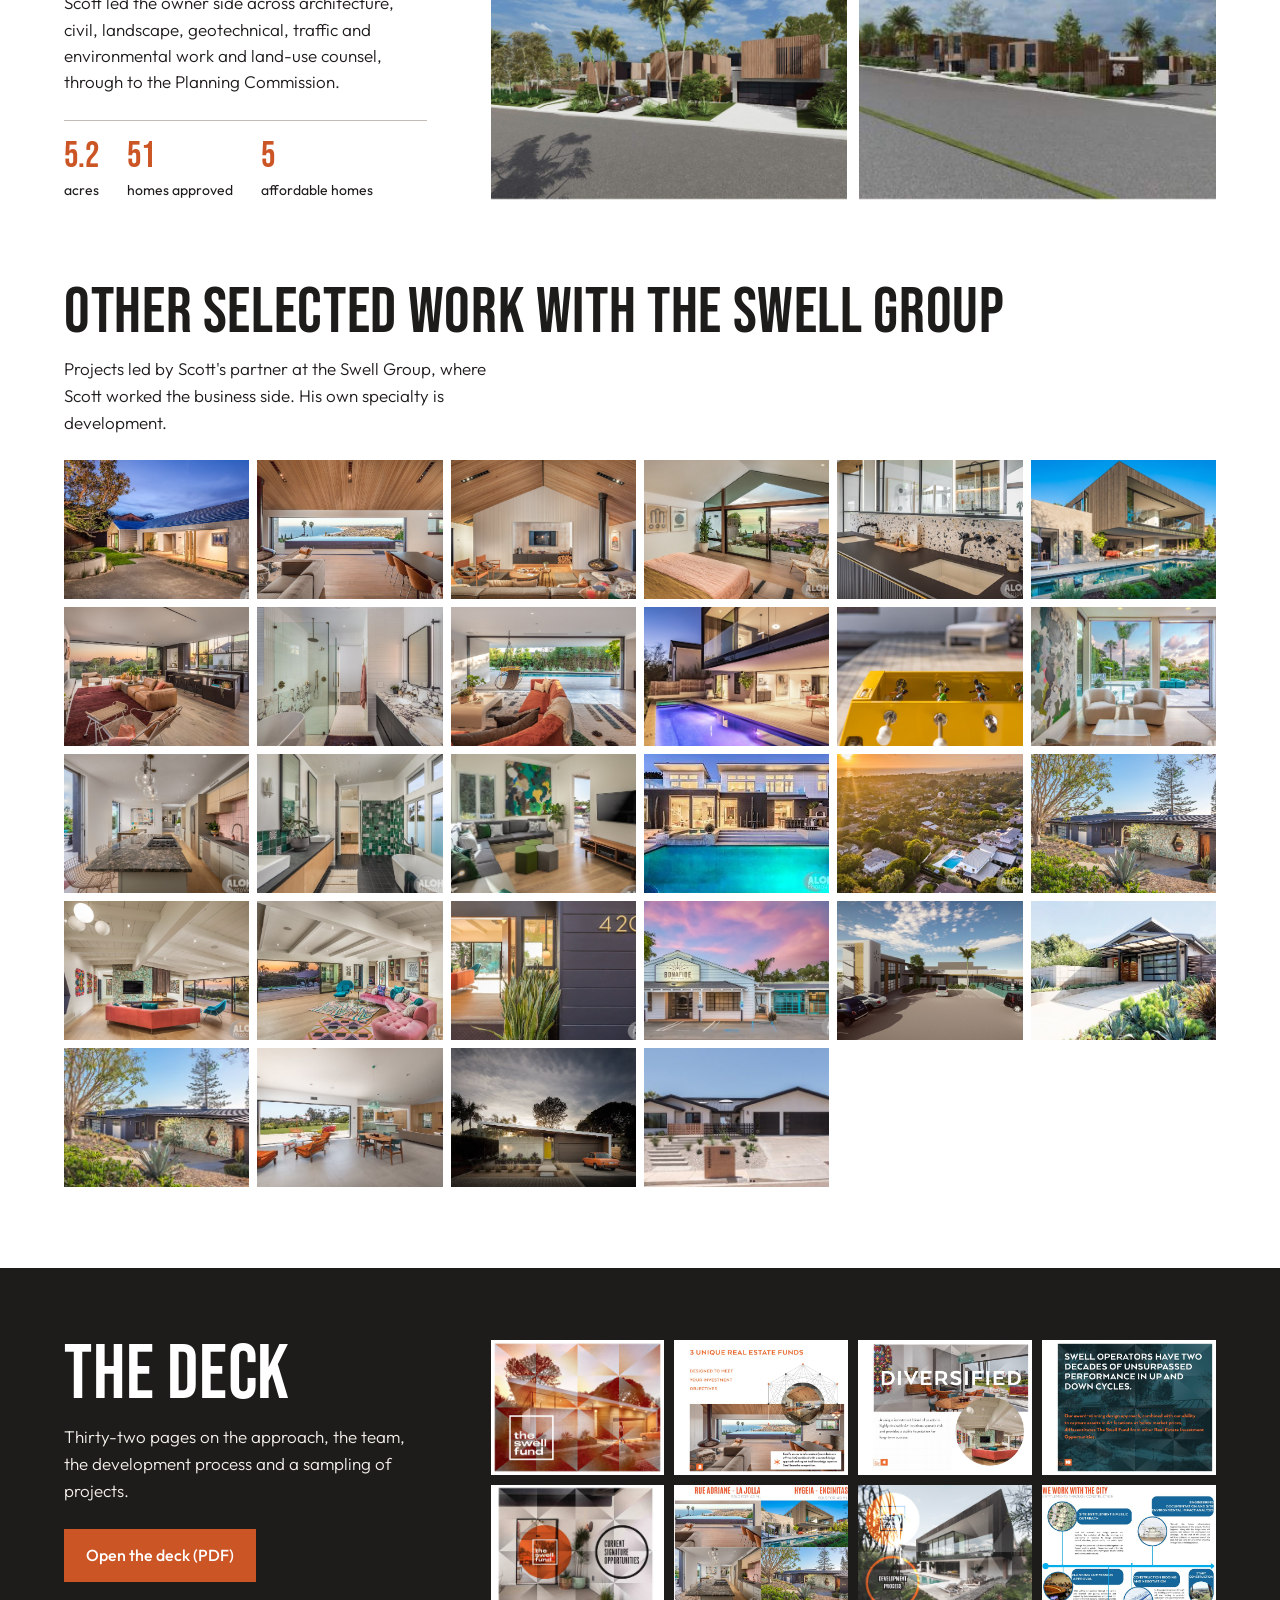
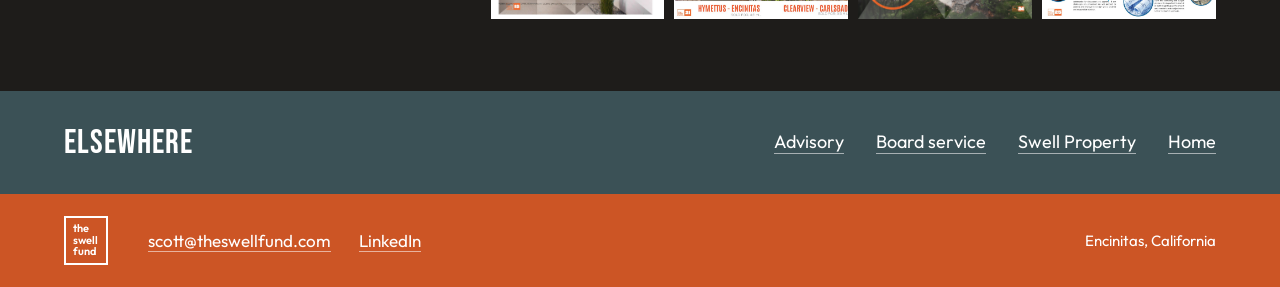
<file: real-estate.html>
<!DOCTYPE html>
<html lang="en">
<head>
<meta charset="UTF-8">
<meta name="viewport" content="width=device-width, initial-scale=1.0">
<title>Real estate — Scott Travasos</title>
<meta name="description" content="Coastal San Diego real estate development by Scott Travasos and Swell Property: project photos and the Swell Fund deck.">
<link rel="canonical" href="https://theswellfund.com/real-estate.html">
<link rel="preconnect" href="https://fonts.googleapis.com">
<link rel="preconnect" href="https://fonts.gstatic.com" crossorigin>
<link href="https://fonts.googleapis.com/css2?family=Bebas+Neue&family=Outfit:wght@300;400;500;600&display=swap" rel="stylesheet">
<link rel="icon" type="image/svg+xml" href='data:image/svg+xml;utf8,<svg xmlns="http://www.w3.org/2000/svg" viewBox="0 0 32 32"><rect width="32" height="32" fill="%23CC5525"/><rect x="6" y="6" width="20" height="20" fill="none" stroke="%23fff" stroke-width="2"/></svg>'>
<link rel="stylesheet" href="assets/site.css">
</head>
<body>

<header>
  <a class="mark" href="index.html" aria-label="The Swell Fund, home"><span>the</span><span>swell</span><span>fund</span></a>
  <nav aria-label="Primary">
    <ul>
      <li><a href="soccer.html">Soccer</a></li>
      <li><a href="advisory.html">Advisory</a></li>
      <li><a href="boards.html">Board service</a></li>
      <li><a class="ext" href="https://field2work.com">FieldWork</a></li>
      <li><a class="ext" href="https://remainlifeinsurance.com">Remain Life</a></li>
      <li><a href="real-estate.html" aria-current="page">Real estate</a></li>
      <li><a href="index.html#contact">Contact</a></li>
    </ul>
  </nav>
</header>

<section class="page-hero">
  <svg xmlns="http://www.w3.org/2000/svg" viewBox="0 0 800 500" preserveAspectRatio="xMidYMid slice" aria-hidden="true" class="facets"><polygon points="0,0 100,0 50,50" fill="#fff" fill-opacity="0.08"/><polygon points="100,100 0,100 50,50" fill="#fff" fill-opacity="0.15"/><polygon points="0,100 0,0 50,50" fill="#000" fill-opacity="0.06"/><polygon points="100,0 200,0 150,50" fill="#000" fill-opacity="0.06"/><polygon points="200,0 200,100 150,50" fill="#000" fill-opacity="0.06"/><polygon points="200,100 100,100 150,50" fill="#fff" fill-opacity="0.13"/><polygon points="200,0 300,0 250,50" fill="#fff" fill-opacity="0.10"/><polygon points="200,100 200,0 250,50" fill="#000" fill-opacity="0.12"/><polygon points="400,0 400,100 350,50" fill="#fff" fill-opacity="0.20"/><polygon points="400,100 300,100 350,50" fill="#fff" fill-opacity="0.08"/><polygon points="300,100 300,0 350,50" fill="#fff" fill-opacity="0.11"/><polygon points="500,0 500,100 450,50" fill="#fff" fill-opacity="0.15"/><polygon points="400,100 400,0 450,50" fill="#000" fill-opacity="0.14"/><polygon points="500,0 600,0 550,50" fill="#fff" fill-opacity="0.07"/><polygon points="600,0 600,100 550,50" fill="#fff" fill-opacity="0.17"/><polygon points="600,100 500,100 550,50" fill="#000" fill-opacity="0.10"/><polygon points="500,100 500,0 550,50" fill="#000" fill-opacity="0.13"/><polygon points="600,0 700,0 650,50" fill="#fff" fill-opacity="0.19"/><polygon points="700,100 600,100 650,50" fill="#fff" fill-opacity="0.15"/><polygon points="600,100 600,0 650,50" fill="#000" fill-opacity="0.20"/><polygon points="800,0 800,100 750,50" fill="#fff" fill-opacity="0.22"/><polygon points="800,100 700,100 750,50" fill="#fff" fill-opacity="0.13"/><polygon points="0,100 100,100 50,150" fill="#fff" fill-opacity="0.14"/><polygon points="100,100 100,200 50,150" fill="#fff" fill-opacity="0.17"/><polygon points="0,200 0,100 50,150" fill="#000" fill-opacity="0.20"/><polygon points="100,100 200,100 150,150" fill="#fff" fill-opacity="0.17"/><polygon points="200,100 200,200 150,150" fill="#000" fill-opacity="0.15"/><polygon points="200,200 100,200 150,150" fill="#000" fill-opacity="0.19"/><polygon points="200,100 300,100 250,150" fill="#000" fill-opacity="0.16"/><polygon points="300,100 300,200 250,150" fill="#fff" fill-opacity="0.17"/><polygon points="400,100 400,200 350,150" fill="#fff" fill-opacity="0.12"/><polygon points="300,200 300,100 350,150" fill="#fff" fill-opacity="0.13"/><polygon points="400,100 500,100 450,150" fill="#fff" fill-opacity="0.08"/><polygon points="500,100 500,200 450,150" fill="#fff" fill-opacity="0.18"/><polygon points="500,200 400,200 450,150" fill="#fff" fill-opacity="0.10"/><polygon points="400,200 400,100 450,150" fill="#000" fill-opacity="0.20"/><polygon points="500,100 600,100 550,150" fill="#fff" fill-opacity="0.13"/><polygon points="600,100 600,200 550,150" fill="#000" fill-opacity="0.20"/><polygon points="600,100 700,100 650,150" fill="#fff" fill-opacity="0.13"/><polygon points="700,100 700,200 650,150" fill="#000" fill-opacity="0.20"/><polygon points="600,200 600,100 650,150" fill="#fff" fill-opacity="0.09"/><polygon points="700,100 800,100 750,150" fill="#fff" fill-opacity="0.10"/><polygon points="800,100 800,200 750,150" fill="#000" fill-opacity="0.15"/><polygon points="800,200 700,200 750,150" fill="#fff" fill-opacity="0.06"/><polygon points="700,200 700,100 750,150" fill="#000" fill-opacity="0.11"/><polygon points="0,200 100,200 50,250" fill="#000" fill-opacity="0.21"/><polygon points="100,300 0,300 50,250" fill="#000" fill-opacity="0.15"/><polygon points="100,200 200,200 150,250" fill="#fff" fill-opacity="0.20"/><polygon points="200,200 300,200 250,250" fill="#000" fill-opacity="0.12"/><polygon points="300,200 300,300 250,250" fill="#fff" fill-opacity="0.16"/><polygon points="300,300 200,300 250,250" fill="#fff" fill-opacity="0.07"/><polygon points="200,300 200,200 250,250" fill="#fff" fill-opacity="0.09"/><polygon points="300,200 400,200 350,250" fill="#000" fill-opacity="0.06"/><polygon points="400,200 400,300 350,250" fill="#fff" fill-opacity="0.08"/><polygon points="400,300 300,300 350,250" fill="#fff" fill-opacity="0.12"/><polygon points="300,300 300,200 350,250" fill="#fff" fill-opacity="0.20"/><polygon points="400,200 500,200 450,250" fill="#000" fill-opacity="0.08"/><polygon points="500,200 500,300 450,250" fill="#fff" fill-opacity="0.12"/><polygon points="500,300 400,300 450,250" fill="#000" fill-opacity="0.07"/><polygon points="600,200 600,300 550,250" fill="#000" fill-opacity="0.13"/><polygon points="600,300 500,300 550,250" fill="#fff" fill-opacity="0.08"/><polygon points="500,300 500,200 550,250" fill="#000" fill-opacity="0.10"/><polygon points="700,200 700,300 650,250" fill="#fff" fill-opacity="0.06"/><polygon points="600,300 600,200 650,250" fill="#000" fill-opacity="0.07"/><polygon points="700,200 800,200 750,250" fill="#000" fill-opacity="0.05"/><polygon points="800,200 800,300 750,250" fill="#000" fill-opacity="0.22"/><polygon points="0,300 100,300 50,350" fill="#fff" fill-opacity="0.12"/><polygon points="100,300 100,400 50,350" fill="#fff" fill-opacity="0.18"/><polygon points="100,400 0,400 50,350" fill="#000" fill-opacity="0.18"/><polygon points="0,400 0,300 50,350" fill="#fff" fill-opacity="0.10"/><polygon points="300,400 200,400 250,350" fill="#fff" fill-opacity="0.14"/><polygon points="200,400 200,300 250,350" fill="#000" fill-opacity="0.05"/><polygon points="300,300 400,300 350,350" fill="#fff" fill-opacity="0.10"/><polygon points="400,300 400,400 350,350" fill="#fff" fill-opacity="0.17"/><polygon points="300,400 300,300 350,350" fill="#000" fill-opacity="0.21"/><polygon points="500,400 400,400 450,350" fill="#000" fill-opacity="0.09"/><polygon points="400,400 400,300 450,350" fill="#fff" fill-opacity="0.09"/><polygon points="500,300 600,300 550,350" fill="#fff" fill-opacity="0.16"/><polygon points="500,400 500,300 550,350" fill="#000" fill-opacity="0.16"/><polygon points="700,300 700,400 650,350" fill="#fff" fill-opacity="0.17"/><polygon points="800,300 800,400 750,350" fill="#000" fill-opacity="0.08"/><polygon points="700,400 700,300 750,350" fill="#000" fill-opacity="0.19"/><polygon points="100,400 100,500 50,450" fill="#000" fill-opacity="0.12"/><polygon points="100,400 200,400 150,450" fill="#fff" fill-opacity="0.08"/><polygon points="200,400 200,500 150,450" fill="#fff" fill-opacity="0.20"/><polygon points="100,500 100,400 150,450" fill="#fff" fill-opacity="0.19"/><polygon points="300,500 200,500 250,450" fill="#000" fill-opacity="0.14"/><polygon points="200,500 200,400 250,450" fill="#fff" fill-opacity="0.06"/><polygon points="400,500 300,500 350,450" fill="#000" fill-opacity="0.21"/><polygon points="300,500 300,400 350,450" fill="#000" fill-opacity="0.20"/><polygon points="500,400 500,500 450,450" fill="#fff" fill-opacity="0.10"/><polygon points="500,500 400,500 450,450" fill="#fff" fill-opacity="0.10"/><polygon points="400,500 400,400 450,450" fill="#000" fill-opacity="0.09"/><polygon points="500,400 600,400 550,450" fill="#000" fill-opacity="0.07"/><polygon points="600,500 500,500 550,450" fill="#000" fill-opacity="0.13"/><polygon points="500,500 500,400 550,450" fill="#000" fill-opacity="0.20"/><polygon points="600,400 700,400 650,450" fill="#000" fill-opacity="0.21"/><polygon points="700,400 700,500 650,450" fill="#000" fill-opacity="0.14"/><polygon points="700,500 600,500 650,450" fill="#000" fill-opacity="0.05"/><polygon points="600,500 600,400 650,450" fill="#000" fill-opacity="0.08"/><polygon points="700,400 800,400 750,450" fill="#fff" fill-opacity="0.19"/><polygon points="800,400 800,500 750,450" fill="#fff" fill-opacity="0.14"/><polygon points="700,500 700,400 750,450" fill="#000" fill-opacity="0.11"/></svg>
  <h1 class="display">Real estate</h1>
  <p class="lede">Coastal San Diego development with the Swell Group: award-winning design in the places people want to work, live and play.</p>
</section>
<section class="bio re-intro">
  <h2 class="display">Design first, in the right places</h2>
  <div class="bio-copy">
    <p>Scott co-founded Swell Property in Encinitas, the start of the Swell Group, and has spent most of the last decade developing coastal San Diego real estate. He does everything from buying and selling houses, with a particular specialty in redevelopment: from one home site to fifty or more, working through every aspect of development, entitlement and engineering to get a dream property approved. The Swell Fund is the family office that holds the work.</p>
    <p>The projects share a point of view. Award-winning architects, off-market acquisitions, and a bias toward the neighborhoods that have led the region in appreciation. A sampling is below, with the deck that tells the longer story.</p>
  </div>
</section>

<section class="projects">
  <div class="work-head">
    <h2 class="display">Three projects</h2>
    <p>The ones Scott led, from acquisition through design and entitlement.</p>
  </div>
  <article class="project">
    <div class="project-text">
      <h3 class="display">Summit</h3>
      <p class="place">Composer District, Cardiff-by-the-Sea, Encinitas</p>
      <p>An older house on a single lot in the Composer District. The plan: split the lot in two and design a new home for each, built around courtyards, water and folded roofs. The smallest of the three projects and the one Scott likes best.</p>
      <p>The homes were never built. The property sold with the plans in place, at a significant gain, before construction started.</p>
      <ul class="project-facts">
      <li><strong>2</strong><span>lots, from one</span></li>
      <li><strong>2</strong><span>new homes designed</span></li>
      <li><strong>Sold</strong><span>with approved plans</span></li>
      </ul>
    </div>
    <div class="project-images">
      <figure><img src="assets/projects/summit-01.jpg" alt="" loading="lazy"></figure>
      <figure><img src="assets/projects/summit-02.jpg" alt="" loading="lazy"></figure>
      <figure><img src="assets/projects/summit-03.jpg" alt="" loading="lazy"></figure>
      <figure><img src="assets/projects/summit-04.jpg" alt="" loading="lazy"></figure>
      <figure><img src="assets/projects/summit-05.jpg" alt="" loading="lazy"></figure>
    </div>
  </article>
  <article class="project">
    <div class="project-text">
      <h3 class="display">Andrew</h3>
      <p class="place">Encinitas</p>
      <p>Three acres on Andrew Avenue, most recently a commercial greenhouse. Earlier proposals for the site had tried to maximize density. Scott's team took a different line with the City of Encinitas: twelve lots, one architect-designed home on each, from about 1,500 to 4,300 square feet, with lot sizes and design variety ahead of economies of scale.</p>
      <p>Scott ran the entitlement: survey, civil, geotechnical and hydrology engineering, the historic-structure assessment, the demolition permits, and the Planning Commission hearing, through to a fully entitled project.</p>
      <ul class="project-facts">
      <li><strong>3</strong><span>acres</span></li>
      <li><strong>12</strong><span>homes approved</span></li>
      <li><strong>12</strong><span>distinct designs</span></li>
      </ul>
    </div>
    <div class="project-images">
      <figure><img src="assets/projects/andrew-01.jpg" alt="" loading="lazy"></figure>
      <figure><img src="assets/projects/andrew-02.jpg" alt="" loading="lazy"></figure>
      <figure><img src="assets/projects/andrew-03.jpg" alt="" loading="lazy"></figure>
    </div>
  </article>
  <article class="project">
    <div class="project-text">
      <h3 class="display">Santa Fe Drive</h3>
      <p class="place">Encinitas</p>
      <p>The largest project Scott has run. Five acres between Santa Fe Drive and Munevar Street, a church and preschool site in the coastal zone, taken through the City of Encinitas to approval for fifty-one homes: thirty-five detached, sixteen attached, five of them affordable.</p>
      <p>The site could have carried more under state density bonus law. The approved plan stops nine homes above base density, parks fifty-five spaces beyond what the code requires, triples the tree count and redesigns the southwest corner around existing trees and bio-retention. Scott led the owner side across architecture, civil, landscape, geotechnical, traffic and environmental work and land-use counsel, through to the Planning Commission.</p>
      <ul class="project-facts">
      <li><strong>5.2</strong><span>acres</span></li>
      <li><strong>51</strong><span>homes approved</span></li>
      <li><strong>5</strong><span>affordable homes</span></li>
      </ul>
    </div>
    <div class="project-images">
      <figure><img src="assets/projects/santafe-01.jpg" alt="" loading="lazy"></figure>
      <figure><img src="assets/projects/santafe-02.jpg" alt="" loading="lazy"></figure>
      <figure><img src="assets/projects/santafe-03.jpg" alt="" loading="lazy"></figure>
    </div>
  </article>
</section>

<section class="gallery-head">
  <h2 class="display">Other selected work with the Swell Group</h2>
  <p>Projects led by Scott's partner at the Swell Group, where Scott worked the business side. His own specialty is development.</p>
</section>
<section class="gallery" aria-label="Project photos">
    <figure><img src="assets/projects/project-01.jpg" alt="" loading="lazy"></figure>
    <figure><img src="assets/projects/project-02.jpg" alt="" loading="lazy"></figure>
    <figure><img src="assets/projects/project-03.jpg" alt="" loading="lazy"></figure>
    <figure><img src="assets/projects/project-04.jpg" alt="" loading="lazy"></figure>
    <figure><img src="assets/projects/project-05.jpg" alt="" loading="lazy"></figure>
    <figure><img src="assets/projects/project-06.jpg" alt="" loading="lazy"></figure>
    <figure><img src="assets/projects/project-07.jpg" alt="" loading="lazy"></figure>
    <figure><img src="assets/projects/project-08.jpg" alt="" loading="lazy"></figure>
    <figure><img src="assets/projects/project-09.jpg" alt="" loading="lazy"></figure>
    <figure><img src="assets/projects/project-10.jpg" alt="" loading="lazy"></figure>
    <figure><img src="assets/projects/project-11.jpg" alt="" loading="lazy"></figure>
    <figure><img src="assets/projects/project-12.jpg" alt="" loading="lazy"></figure>
    <figure><img src="assets/projects/project-13.jpg" alt="" loading="lazy"></figure>
    <figure><img src="assets/projects/project-14.jpg" alt="" loading="lazy"></figure>
    <figure><img src="assets/projects/project-15.jpg" alt="" loading="lazy"></figure>
    <figure><img src="assets/projects/project-16.jpg" alt="" loading="lazy"></figure>
    <figure><img src="assets/projects/project-17.jpg" alt="" loading="lazy"></figure>
    <figure><img src="assets/projects/project-18.jpg" alt="" loading="lazy"></figure>
    <figure><img src="assets/projects/project-19.jpg" alt="" loading="lazy"></figure>
    <figure><img src="assets/projects/project-20.jpg" alt="" loading="lazy"></figure>
    <figure><img src="assets/projects/project-21.jpg" alt="" loading="lazy"></figure>
    <figure><img src="assets/projects/project-22.jpg" alt="" loading="lazy"></figure>
    <figure><img src="assets/projects/project-23.jpg" alt="" loading="lazy"></figure>
    <figure><img src="assets/projects/exterior-01.jpg" alt="" loading="lazy"></figure>
    <figure><img src="assets/projects/exterior-02.jpg" alt="" loading="lazy"></figure>
    <figure><img src="assets/projects/exterior-03.jpg" alt="" loading="lazy"></figure>
    <figure><img src="assets/projects/exterior-04.jpg" alt="" loading="lazy"></figure>
    <figure><img src="assets/projects/exterior-05.jpg" alt="" loading="lazy"></figure>
</section>

<section class="deck">
  <div class="deck-head">
    <h2 class="display">The deck</h2>
    <p>Thirty-two pages on the approach, the team, the development process and a sampling of projects.</p>
    <a class="button" href="assets/deck/SwellFund-deck.pdf">Open the deck (PDF)</a>
  </div>
  <div class="deck-strip">
    <img src="assets/deck/cover-01.jpg" alt="Deck page" loading="lazy">
    <img src="assets/deck/pg-02.jpg" alt="Deck page" loading="lazy">
    <img src="assets/deck/pg-04.jpg" alt="Deck page" loading="lazy">
    <img src="assets/deck/pg-10.jpg" alt="Deck page" loading="lazy">
    <img src="assets/deck/p13-13.jpg" alt="Deck page" loading="lazy">
    <img src="assets/deck/pg-21.jpg" alt="Deck page" loading="lazy">
    <img src="assets/deck/p24-24.jpg" alt="Deck page" loading="lazy">
    <img src="assets/deck/pg-25.jpg" alt="Deck page" loading="lazy">
  </div>
</section>
<section class="next" aria-label="Elsewhere on the site">
  <h2 class="display">Elsewhere</h2>
  <ul>
    <li><a href="advisory.html">Advisory</a></li>
    <li><a href="boards.html">Board service</a></li>
    <li><a href="https://swellproperty.com">Swell Property</a></li>
    <li><a href="index.html">Home</a></li>
  </ul>
</section>

<footer id="contact">
  <a class="mark" href="index.html" aria-label="The Swell Fund, home"><span>the</span><span>swell</span><span>fund</span></a>
  <ul>
    <li><a href="mailto:scott@theswellfund.com">scott@theswellfund.com</a></li>
    <li><a href="https://www.linkedin.com/in/scott-travasos-15806915">LinkedIn</a></li>
  </ul>
  <p>Encinitas, California</p>
</footer>

</body>
</html>
</file>
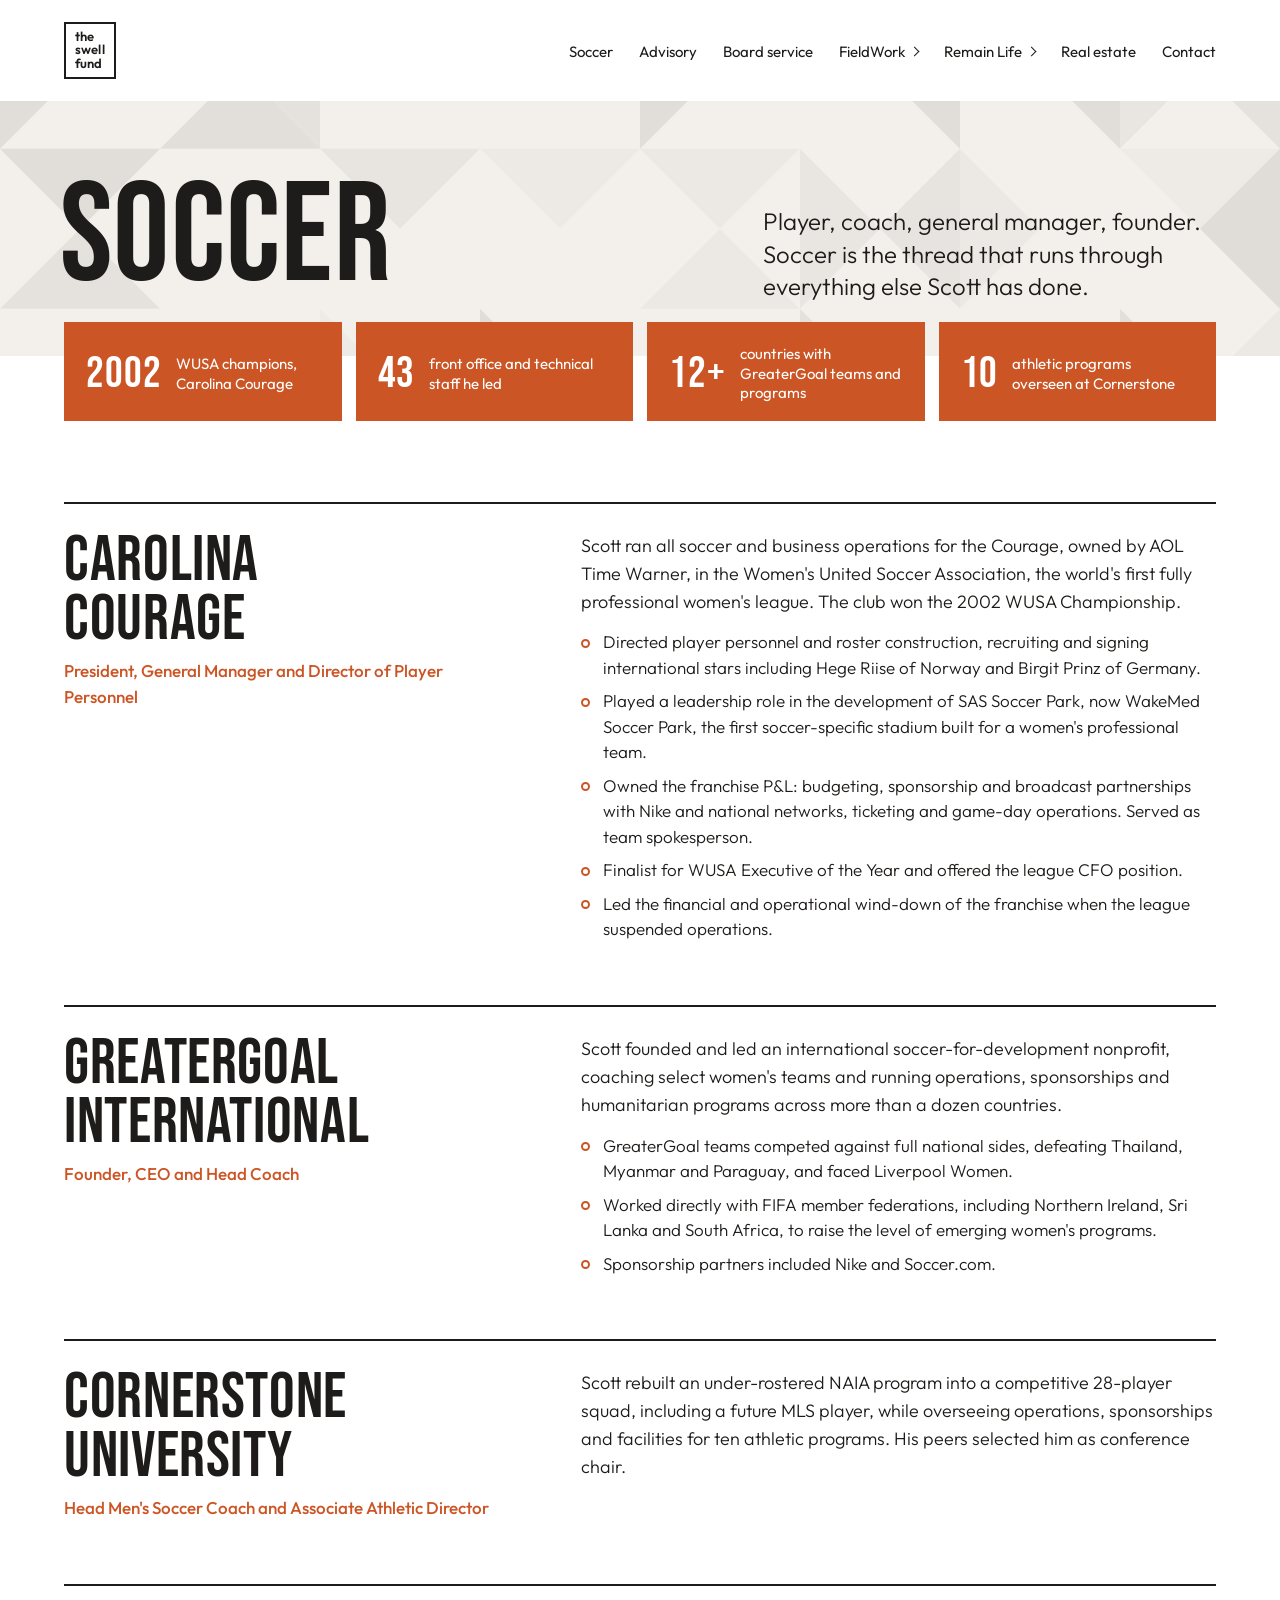
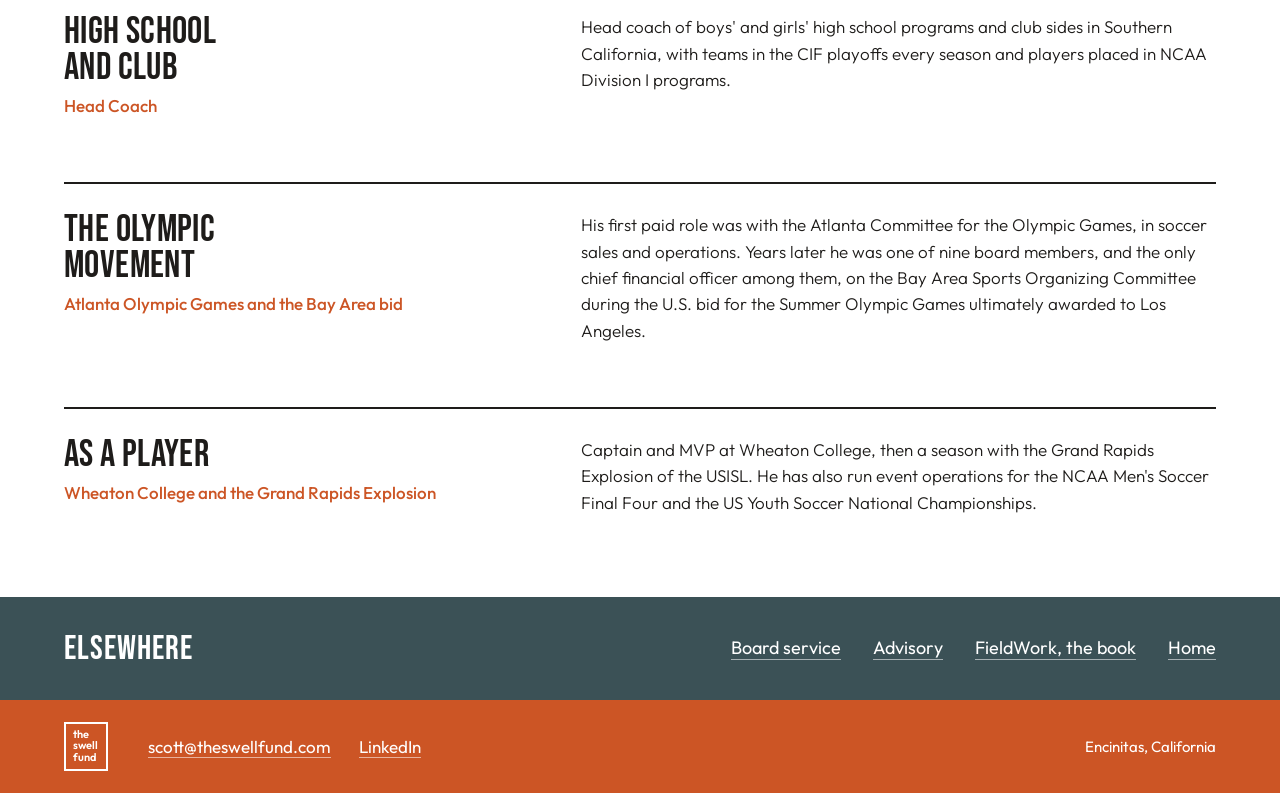
<file: soccer.html>
<!DOCTYPE html>
<html lang="en">
<head>
<meta charset="UTF-8">
<meta name="viewport" content="width=device-width, initial-scale=1.0">
<title>Soccer — Scott Travasos</title>
<meta name="description" content="Scott Travasos in soccer: President and GM of the 2002 WUSA champion Carolina Courage, founder of GreaterGoal International, college and high school head coach, player personnel and scouting.">
<link rel="canonical" href="https://theswellfund.com/soccer.html">
<link rel="preconnect" href="https://fonts.googleapis.com">
<link rel="preconnect" href="https://fonts.gstatic.com" crossorigin>
<link href="https://fonts.googleapis.com/css2?family=Bebas+Neue&family=Outfit:wght@300;400;500;600&display=swap" rel="stylesheet">
<link rel="icon" type="image/svg+xml" href='data:image/svg+xml;utf8,<svg xmlns="http://www.w3.org/2000/svg" viewBox="0 0 32 32"><rect width="32" height="32" fill="%23CC5525"/><rect x="6" y="6" width="20" height="20" fill="none" stroke="%23fff" stroke-width="2"/></svg>'>
<link rel="stylesheet" href="assets/site.css">
</head>
<body>

<header>
  <a class="mark" href="index.html" aria-label="The Swell Fund, home"><span>the</span><span>swell</span><span>fund</span></a>
  <nav aria-label="Primary">
    <ul>
      <li><a href="soccer.html" aria-current="page">Soccer</a></li>
      <li><a href="advisory.html">Advisory</a></li>
      <li><a href="boards.html">Board service</a></li>
      <li><a class="ext" href="https://field2work.com">FieldWork</a></li>
      <li><a class="ext" href="https://remainlifeinsurance.com">Remain Life</a></li>
      <li><a href="real-estate.html">Real estate</a></li>
      <li><a href="index.html#contact">Contact</a></li>
    </ul>
  </nav>
</header>

<section class="page-hero">
  <svg xmlns="http://www.w3.org/2000/svg" viewBox="0 0 800 500" preserveAspectRatio="xMidYMid slice" aria-hidden="true" class="facets"><polygon points="0,0 100,0 50,50" fill="#fff" fill-opacity="0.08"/><polygon points="100,100 0,100 50,50" fill="#fff" fill-opacity="0.15"/><polygon points="0,100 0,0 50,50" fill="#000" fill-opacity="0.06"/><polygon points="100,0 200,0 150,50" fill="#000" fill-opacity="0.06"/><polygon points="200,0 200,100 150,50" fill="#000" fill-opacity="0.06"/><polygon points="200,100 100,100 150,50" fill="#fff" fill-opacity="0.13"/><polygon points="200,0 300,0 250,50" fill="#fff" fill-opacity="0.10"/><polygon points="200,100 200,0 250,50" fill="#000" fill-opacity="0.12"/><polygon points="400,0 400,100 350,50" fill="#fff" fill-opacity="0.20"/><polygon points="400,100 300,100 350,50" fill="#fff" fill-opacity="0.08"/><polygon points="300,100 300,0 350,50" fill="#fff" fill-opacity="0.11"/><polygon points="500,0 500,100 450,50" fill="#fff" fill-opacity="0.15"/><polygon points="400,100 400,0 450,50" fill="#000" fill-opacity="0.14"/><polygon points="500,0 600,0 550,50" fill="#fff" fill-opacity="0.07"/><polygon points="600,0 600,100 550,50" fill="#fff" fill-opacity="0.17"/><polygon points="600,100 500,100 550,50" fill="#000" fill-opacity="0.10"/><polygon points="500,100 500,0 550,50" fill="#000" fill-opacity="0.13"/><polygon points="600,0 700,0 650,50" fill="#fff" fill-opacity="0.19"/><polygon points="700,100 600,100 650,50" fill="#fff" fill-opacity="0.15"/><polygon points="600,100 600,0 650,50" fill="#000" fill-opacity="0.20"/><polygon points="800,0 800,100 750,50" fill="#fff" fill-opacity="0.22"/><polygon points="800,100 700,100 750,50" fill="#fff" fill-opacity="0.13"/><polygon points="0,100 100,100 50,150" fill="#fff" fill-opacity="0.14"/><polygon points="100,100 100,200 50,150" fill="#fff" fill-opacity="0.17"/><polygon points="0,200 0,100 50,150" fill="#000" fill-opacity="0.20"/><polygon points="100,100 200,100 150,150" fill="#fff" fill-opacity="0.17"/><polygon points="200,100 200,200 150,150" fill="#000" fill-opacity="0.15"/><polygon points="200,200 100,200 150,150" fill="#000" fill-opacity="0.19"/><polygon points="200,100 300,100 250,150" fill="#000" fill-opacity="0.16"/><polygon points="300,100 300,200 250,150" fill="#fff" fill-opacity="0.17"/><polygon points="400,100 400,200 350,150" fill="#fff" fill-opacity="0.12"/><polygon points="300,200 300,100 350,150" fill="#fff" fill-opacity="0.13"/><polygon points="400,100 500,100 450,150" fill="#fff" fill-opacity="0.08"/><polygon points="500,100 500,200 450,150" fill="#fff" fill-opacity="0.18"/><polygon points="500,200 400,200 450,150" fill="#fff" fill-opacity="0.10"/><polygon points="400,200 400,100 450,150" fill="#000" fill-opacity="0.20"/><polygon points="500,100 600,100 550,150" fill="#fff" fill-opacity="0.13"/><polygon points="600,100 600,200 550,150" fill="#000" fill-opacity="0.20"/><polygon points="600,100 700,100 650,150" fill="#fff" fill-opacity="0.13"/><polygon points="700,100 700,200 650,150" fill="#000" fill-opacity="0.20"/><polygon points="600,200 600,100 650,150" fill="#fff" fill-opacity="0.09"/><polygon points="700,100 800,100 750,150" fill="#fff" fill-opacity="0.10"/><polygon points="800,100 800,200 750,150" fill="#000" fill-opacity="0.15"/><polygon points="800,200 700,200 750,150" fill="#fff" fill-opacity="0.06"/><polygon points="700,200 700,100 750,150" fill="#000" fill-opacity="0.11"/><polygon points="0,200 100,200 50,250" fill="#000" fill-opacity="0.21"/><polygon points="100,300 0,300 50,250" fill="#000" fill-opacity="0.15"/><polygon points="100,200 200,200 150,250" fill="#fff" fill-opacity="0.20"/><polygon points="200,200 300,200 250,250" fill="#000" fill-opacity="0.12"/><polygon points="300,200 300,300 250,250" fill="#fff" fill-opacity="0.16"/><polygon points="300,300 200,300 250,250" fill="#fff" fill-opacity="0.07"/><polygon points="200,300 200,200 250,250" fill="#fff" fill-opacity="0.09"/><polygon points="300,200 400,200 350,250" fill="#000" fill-opacity="0.06"/><polygon points="400,200 400,300 350,250" fill="#fff" fill-opacity="0.08"/><polygon points="400,300 300,300 350,250" fill="#fff" fill-opacity="0.12"/><polygon points="300,300 300,200 350,250" fill="#fff" fill-opacity="0.20"/><polygon points="400,200 500,200 450,250" fill="#000" fill-opacity="0.08"/><polygon points="500,200 500,300 450,250" fill="#fff" fill-opacity="0.12"/><polygon points="500,300 400,300 450,250" fill="#000" fill-opacity="0.07"/><polygon points="600,200 600,300 550,250" fill="#000" fill-opacity="0.13"/><polygon points="600,300 500,300 550,250" fill="#fff" fill-opacity="0.08"/><polygon points="500,300 500,200 550,250" fill="#000" fill-opacity="0.10"/><polygon points="700,200 700,300 650,250" fill="#fff" fill-opacity="0.06"/><polygon points="600,300 600,200 650,250" fill="#000" fill-opacity="0.07"/><polygon points="700,200 800,200 750,250" fill="#000" fill-opacity="0.05"/><polygon points="800,200 800,300 750,250" fill="#000" fill-opacity="0.22"/><polygon points="0,300 100,300 50,350" fill="#fff" fill-opacity="0.12"/><polygon points="100,300 100,400 50,350" fill="#fff" fill-opacity="0.18"/><polygon points="100,400 0,400 50,350" fill="#000" fill-opacity="0.18"/><polygon points="0,400 0,300 50,350" fill="#fff" fill-opacity="0.10"/><polygon points="300,400 200,400 250,350" fill="#fff" fill-opacity="0.14"/><polygon points="200,400 200,300 250,350" fill="#000" fill-opacity="0.05"/><polygon points="300,300 400,300 350,350" fill="#fff" fill-opacity="0.10"/><polygon points="400,300 400,400 350,350" fill="#fff" fill-opacity="0.17"/><polygon points="300,400 300,300 350,350" fill="#000" fill-opacity="0.21"/><polygon points="500,400 400,400 450,350" fill="#000" fill-opacity="0.09"/><polygon points="400,400 400,300 450,350" fill="#fff" fill-opacity="0.09"/><polygon points="500,300 600,300 550,350" fill="#fff" fill-opacity="0.16"/><polygon points="500,400 500,300 550,350" fill="#000" fill-opacity="0.16"/><polygon points="700,300 700,400 650,350" fill="#fff" fill-opacity="0.17"/><polygon points="800,300 800,400 750,350" fill="#000" fill-opacity="0.08"/><polygon points="700,400 700,300 750,350" fill="#000" fill-opacity="0.19"/><polygon points="100,400 100,500 50,450" fill="#000" fill-opacity="0.12"/><polygon points="100,400 200,400 150,450" fill="#fff" fill-opacity="0.08"/><polygon points="200,400 200,500 150,450" fill="#fff" fill-opacity="0.20"/><polygon points="100,500 100,400 150,450" fill="#fff" fill-opacity="0.19"/><polygon points="300,500 200,500 250,450" fill="#000" fill-opacity="0.14"/><polygon points="200,500 200,400 250,450" fill="#fff" fill-opacity="0.06"/><polygon points="400,500 300,500 350,450" fill="#000" fill-opacity="0.21"/><polygon points="300,500 300,400 350,450" fill="#000" fill-opacity="0.20"/><polygon points="500,400 500,500 450,450" fill="#fff" fill-opacity="0.10"/><polygon points="500,500 400,500 450,450" fill="#fff" fill-opacity="0.10"/><polygon points="400,500 400,400 450,450" fill="#000" fill-opacity="0.09"/><polygon points="500,400 600,400 550,450" fill="#000" fill-opacity="0.07"/><polygon points="600,500 500,500 550,450" fill="#000" fill-opacity="0.13"/><polygon points="500,500 500,400 550,450" fill="#000" fill-opacity="0.20"/><polygon points="600,400 700,400 650,450" fill="#000" fill-opacity="0.21"/><polygon points="700,400 700,500 650,450" fill="#000" fill-opacity="0.14"/><polygon points="700,500 600,500 650,450" fill="#000" fill-opacity="0.05"/><polygon points="600,500 600,400 650,450" fill="#000" fill-opacity="0.08"/><polygon points="700,400 800,400 750,450" fill="#fff" fill-opacity="0.19"/><polygon points="800,400 800,500 750,450" fill="#fff" fill-opacity="0.14"/><polygon points="700,500 700,400 750,450" fill="#000" fill-opacity="0.11"/></svg>
  <h1 class="display">Soccer</h1>
  <p class="lede">Player, coach, general manager, founder. Soccer is the thread that runs through everything else Scott has done.</p>
</section>

<section class="stats" aria-label="By the numbers">
  <div class="stat"><strong>2002</strong><span>WUSA champions, Carolina Courage</span></div>
  <div class="stat"><strong>43</strong><span>front office and technical staff he led</span></div>
  <div class="stat"><strong>12+</strong><span>countries with GreaterGoal teams and programs</span></div>
  <div class="stat"><strong>10</strong><span>athletic programs overseen at Cornerstone</span></div>
</section>

<section class="entries">

  <article class="entry">
    <div>
      <h2 class="display">Carolina Courage</h2>
      <p class="role">President, General Manager and Director of Player Personnel</p>
    </div>
    <div>
      <p>Scott ran all soccer and business operations for the Courage, owned by AOL Time Warner, in the Women's United Soccer Association, the world's first fully professional women's league. The club won the 2002 WUSA Championship.</p>
      <ul>
        <li>Directed player personnel and roster construction, recruiting and signing international stars including Hege Riise of Norway and Birgit Prinz of Germany.</li>
        <li>Played a leadership role in the development of SAS Soccer Park, now WakeMed Soccer Park, the first soccer-specific stadium built for a women's professional team.</li>
        <li>Owned the franchise P&amp;L: budgeting, sponsorship and broadcast partnerships with Nike and national networks, ticketing and game-day operations. Served as team spokesperson.</li>
        <li>Finalist for WUSA Executive of the Year and offered the league CFO position.</li>
        <li>Led the financial and operational wind-down of the franchise when the league suspended operations.</li>
      </ul>
    </div>
  </article>

  <article class="entry">
    <div>
      <h2 class="display">GreaterGoal International</h2>
      <p class="role">Founder, CEO and Head Coach</p>
    </div>
    <div>
      <p>Scott founded and led an international soccer-for-development nonprofit, coaching select women's teams and running operations, sponsorships and humanitarian programs across more than a dozen countries.</p>
      <ul>
        <li>GreaterGoal teams competed against full national sides, defeating Thailand, Myanmar and Paraguay, and faced Liverpool Women.</li>
        <li>Worked directly with FIFA member federations, including Northern Ireland, Sri Lanka and South Africa, to raise the level of emerging women's programs.</li>
        <li>Sponsorship partners included Nike and Soccer.com.</li>
      </ul>
    </div>
  </article>

  <article class="entry">
    <div>
      <h2 class="display">Cornerstone University</h2>
      <p class="role">Head Men's Soccer Coach and Associate Athletic Director</p>
    </div>
    <div>
      <p>Scott rebuilt an under-rostered NAIA program into a competitive 28-player squad, including a future MLS player, while overseeing operations, sponsorships and facilities for ten athletic programs. His peers selected him as conference chair.</p>
    </div>
  </article>

  <article class="entry minor">
    <div>
      <h2 class="display">High school and club</h2>
      <p class="role">Head Coach</p>
    </div>
    <div>
      <p>Head coach of boys' and girls' high school programs and club sides in Southern California, with teams in the CIF playoffs every season and players placed in NCAA Division I programs.</p>
    </div>
  </article>

  <article class="entry minor">
    <div>
      <h2 class="display">The Olympic movement</h2>
      <p class="role">Atlanta Olympic Games and the Bay Area bid</p>
    </div>
    <div>
      <p>His first paid role was with the Atlanta Committee for the Olympic Games, in soccer sales and operations. Years later he was one of nine board members, and the only chief financial officer among them, on the Bay Area Sports Organizing Committee during the U.S. bid for the Summer Olympic Games ultimately awarded to Los Angeles.</p>
    </div>
  </article>

  <article class="entry minor">
    <div>
      <h2 class="display">As a player</h2>
      <p class="role">Wheaton College and the Grand Rapids Explosion</p>
    </div>
    <div>
      <p>Captain and MVP at Wheaton College, then a season with the Grand Rapids Explosion of the USISL. He has also run event operations for the NCAA Men's Soccer Final Four and the US Youth Soccer National Championships.</p>
    </div>
  </article>

</section>

<section class="next" aria-label="Elsewhere on the site">
  <h2 class="display">Elsewhere</h2>
  <ul>
    <li><a href="boards.html">Board service</a></li>
    <li><a href="advisory.html">Advisory</a></li>
    <li><a href="https://field2work.com">FieldWork, the book</a></li>
    <li><a href="index.html">Home</a></li>
  </ul>
</section>

<footer id="contact">
  <a class="mark" href="index.html" aria-label="The Swell Fund, home"><span>the</span><span>swell</span><span>fund</span></a>
  <ul>
    <li><a href="mailto:scott@theswellfund.com">scott@theswellfund.com</a></li>
    <li><a href="https://www.linkedin.com/in/scott-travasos-15806915">LinkedIn</a></li>
  </ul>
  <p>Encinitas, California</p>
</footer>

</body>
</html>
</file>
<file: assets/site.css>
*, *::before, *::after { box-sizing: border-box; margin: 0; padding: 0; }

  :root {
    --white:  #ffffff;
    --bone:   #f3efea;
    --sand:   #c5bbb5;
    --ink:    #1e1c1a;
    --orange: #cc5525;
    --teal:   #3b5156;
    --green:  #0d2818;   /* Field Work */
    --gutter: clamp(20px, 5vw, 72px);
    --measure: 62ch;
  }

  html { scroll-behavior: smooth; }
  @media (prefers-reduced-motion: reduce) { html { scroll-behavior: auto; } }

  body {
    background: var(--white);
    color: var(--ink);
    font-family: 'Outfit', sans-serif;
    font-weight: 300;
    font-size: 17px;
    line-height: 1.6;
    -webkit-font-smoothing: antialiased;
  }

  a { color: inherit; }
  a:focus-visible, button:focus-visible { outline: 3px solid var(--orange); outline-offset: 3px; }

  .display {
    font-family: 'Bebas Neue', 'Outfit', sans-serif;
    font-weight: 400;
    letter-spacing: 0.01em;
    line-height: 0.92;
  }

  /* ── Wordmark: boxed, lowercase, stacked, as on the deck ── */
  .mark {
    display: inline-block;
    border: 2px solid currentColor;
    padding: 6px 9px 7px;
    font-family: 'Outfit', sans-serif;
    font-weight: 600;
    font-size: 13px;
    line-height: 1.02;
    letter-spacing: 0.01em;
    text-decoration: none;
    text-transform: lowercase;
  }
  .mark span { display: block; }

  /* ── Header ── */
  header {
    display: flex;
    align-items: center;
    justify-content: space-between;
    gap: 24px;
    padding: 22px var(--gutter);
  }
  nav ul { display: flex; gap: 26px; list-style: none; flex-wrap: wrap; justify-content: flex-end; }
  nav a { text-decoration: none; font-weight: 400; font-size: 15px; }
  nav a:hover { color: var(--orange); }
  nav a.ext::after { content: ''; display: inline-block; width: 7px; height: 7px; margin-left: 6px; border-top: 1.5px solid currentColor; border-right: 1.5px solid currentColor; transform: translateY(-2px) rotate(45deg); }

  /* ── Hero ── */
  .hero {
    display: grid;
    grid-template-columns: minmax(0, 7fr) minmax(0, 6fr);
    min-height: min(84vh, 820px);
  }
  .hero-text {
    padding: clamp(28px, 6vh, 72px) var(--gutter) clamp(32px, 6vh, 72px);
    display: flex;
    flex-direction: column;
    justify-content: flex-end;
  }
  .hero h1 {
    font-size: clamp(76px, 12.5vw, 184px);
    color: var(--ink);
    margin-left: -0.03em;
  }
  .hero .lede {
    font-size: clamp(19px, 2vw, 24px);
    font-weight: 300;
    max-width: 30ch;
    margin-top: 20px;
    line-height: 1.35;
  }
  .hero-photo {
    position: relative;
    overflow: hidden;
    background: var(--teal);
    min-height: 420px;
  }
  .hero-photo img.scene {
    position: absolute; inset: 0;
    width: 100%; height: 100%;
    object-fit: cover; object-position: 80% 45%;
  }
  .hero-photo .facets {
    position: absolute; inset: 0;
    width: 100%; height: 100%;
    mix-blend-mode: soft-light;
    opacity: .95;
  }
  .portrait {
    width: clamp(150px, 16vw, 220px);
    aspect-ratio: 1;
    border-radius: 50%;
    border: 9px solid var(--orange);
    background: var(--white);
    overflow: hidden;
    margin-bottom: clamp(22px, 4vh, 44px);
  }
  .portrait img { width: 100%; height: 100%; object-fit: cover; object-position: 50% 30%; display: block; }

  /* ── Right now: the orange band ── */
  .now {
    background: var(--orange);
    color: var(--white);
    padding: 22px var(--gutter);
    display: grid;
    grid-template-columns: auto 1fr;
    gap: 14px 40px;
    align-items: baseline;
  }
  .now h2 { font-size: 30px; letter-spacing: .04em; white-space: nowrap; }
  .now ul { list-style: none; display: flex; flex-wrap: wrap; gap: 8px 36px; font-size: 18px; font-weight: 400; }
  .now li { position: relative; padding-left: 20px; }
  .now li::before { content: ''; position: absolute; left: 0; top: .55em; width: 9px; height: 9px; border: 2px solid var(--white); border-radius: 50%; }
  .now a { text-decoration: none; border-bottom: 1px solid rgba(255,255,255,.55); }
  .now a:hover { border-bottom-color: var(--white); }

  /* ── Bio ── */
  .bio {
    padding: clamp(56px, 9vh, 112px) var(--gutter);
    display: grid;
    grid-template-columns: minmax(0, 5fr) minmax(0, 7fr);
    gap: 40px var(--gutter);
    align-items: start;
  }
  .bio h2 { font-size: clamp(44px, 6vw, 84px); max-width: 9ch; }
  .bio-copy p { max-width: var(--measure); font-size: 19px; line-height: 1.55; }
  .bio-copy p + p { margin-top: 1.2em; }
  .bio-copy .facts {
    margin-top: 34px;
    display: grid;
    grid-template-columns: repeat(2, minmax(0, 1fr));
    gap: 22px 28px;
    max-width: 560px;
    border-top: 2px solid var(--ink);
    padding-top: 22px;
    list-style: none;
  }
  .facts strong { display: block; font-family: 'Bebas Neue', sans-serif; font-weight: 400; font-size: 34px; line-height: 1; color: var(--orange); }
  .facts span { font-size: 15px; font-weight: 400; color: var(--ink); }

  /* ── Work: four primary tiles, two quieter ── */
  .work { padding: 0 var(--gutter) clamp(56px, 9vh, 112px); }
  .work-head { display: flex; align-items: baseline; justify-content: space-between; gap: 24px; margin-bottom: 28px; }
  .work-head h2 { font-size: clamp(44px, 6vw, 84px); }
  .work-head p { font-size: 17px; max-width: 36ch; }

  .tiles { display: grid; grid-template-columns: repeat(2, minmax(0, 1fr)); gap: 14px; }
  .tile {
    position: relative;
    display: flex; flex-direction: column; justify-content: space-between;
    min-height: 340px;
    padding: 28px 28px 24px;
    text-decoration: none;
    overflow: hidden;
    color: var(--white);
    background: var(--teal);
  }
  .tile img { position: absolute; inset: 0; width: 100%; height: 100%; object-fit: cover; }
  .tile .facets { position: absolute; inset: 0; width: 100%; height: 100%; mix-blend-mode: soft-light; opacity: .9; }
  .tile .shade { position: absolute; inset: 0; background: linear-gradient(180deg, rgba(0,0,0,.12) 0%, rgba(0,0,0,.28) 45%, rgba(0,0,0,.72) 100%); }
  .tile > * { position: relative; }
  .tile h3 { font-size: clamp(44px, 5vw, 72px); }
  .tile p { font-size: 17px; font-weight: 400; max-width: 34ch; margin-top: 10px; }
  .tile .ring {
    width: 64px; height: 64px; border-radius: 50%; border: 4px solid var(--white);
    display: grid; place-items: center; font-family: 'Bebas Neue', sans-serif; font-size: 22px; letter-spacing: .04em;
  }
  .tile .go { font-size: 15px; font-weight: 500; align-self: flex-start; border-bottom: 2px solid currentColor; padding-bottom: 2px; }
  .tile:hover .go { color: var(--orange); border-bottom-color: var(--orange); }
  .tile.solid-orange { background: var(--orange); }
  .tile.solid-green  { background: var(--green); }
  .tile.solid-teal   { background: var(--teal); }
  .tile.solid-ink    { background: var(--ink); }
  .tile.solid-bone   { background: var(--bone); color: var(--ink); }
  .tile.solid-bone .ring { border-color: var(--ink); }

  .tiles.three { grid-template-columns: repeat(3, minmax(0, 1fr)); }
  .tiles.three .tile { min-height: 380px; }
  .tiles.three .tile h3 { font-size: clamp(40px, 4vw, 60px); }
  .tiles.quiet { margin-top: 14px; }
  .tiles.quiet.four { grid-template-columns: repeat(4, minmax(0, 1fr)); }
  .tiles.quiet .tile { min-height: 230px; padding: 22px 22px 20px; justify-content: flex-end; }
  .tiles.quiet .tile img.low { object-position: 50% 62%; }
  .tiles.quiet .tile img.low + svg + .shade { background: linear-gradient(180deg, rgba(0,0,0,.30) 0%, rgba(0,0,0,.55) 45%, rgba(0,0,0,.82) 100%); }
  .tiles.quiet .tile h3 { font-size: clamp(30px, 2.6vw, 40px); }
  .tiles.quiet .tile p { font-size: 15px; }
  .tiles.quiet .tile .shade { background: linear-gradient(180deg, rgba(0,0,0,.18) 0%, rgba(0,0,0,.42) 45%, rgba(0,0,0,.78) 100%); }

  /* ── Footer ── */
  footer {
    background: var(--orange);
    color: var(--white);
    padding: 22px var(--gutter);
    display: grid;
    grid-template-columns: auto 1fr auto;
    gap: 14px 40px;
    align-items: center;
  }
  footer .mark { color: var(--white); font-size: 11px; padding: 5px 7px 6px; }
  footer p { font-size: 15px; font-weight: 400; }
  footer ul { list-style: none; display: flex; gap: 28px; flex-wrap: wrap; font-size: 17px; font-weight: 400; }
  footer a { text-decoration: none; border-bottom: 1px solid rgba(255,255,255,.55); }
  footer a:hover { border-bottom-color: var(--white); }

  @media (max-width: 900px) {
    .hero { grid-template-columns: 1fr; min-height: 0; }
    .hero-text { order: 2; padding-top: 36px; }
    .hero-photo { order: 1; min-height: 56vw; overflow: visible; }
    .portrait { width: 150px; border-width: 7px; }
    .now { grid-template-columns: 1fr; }
    .bio { grid-template-columns: 1fr; }
    .tiles, .tiles.three, .tiles.quiet.four { grid-template-columns: 1fr; }
    .tile { min-height: 260px; }
    .work-head { flex-direction: column; align-items: flex-start; }
    footer { grid-template-columns: 1fr; }
  }
  @media (max-width: 1100px) and (min-width: 901px) {
    .tiles.quiet.four { grid-template-columns: repeat(2, minmax(0, 1fr)); }
  }
  @media (max-width: 720px) {
    header { flex-wrap: wrap; padding-bottom: 0; }
    nav { width: calc(100% + 2 * var(--gutter)); margin: 8px calc(-1 * var(--gutter)) 0; overflow-x: auto; -webkit-overflow-scrolling: touch; scrollbar-width: none; }
    nav::-webkit-scrollbar { display: none; }
    nav ul { flex-wrap: nowrap; justify-content: flex-start; gap: 22px; padding: 10px var(--gutter) 14px; width: max-content; }
    nav a { white-space: nowrap; }
    .now ul { flex-direction: column; gap: 10px; }
  }
  @media (max-width: 520px) {
    .hero h1 { font-size: clamp(64px, 19vw, 96px); }
  }

  /* ── Inner pages ── */
  .page-hero {
    display: grid;
    grid-template-columns: minmax(0, 7fr) minmax(0, 5fr);
    gap: 24px var(--gutter);
    align-items: end;
    padding: clamp(40px, 8vh, 96px) var(--gutter) clamp(32px, 6vh, 64px);
    background: var(--bone);
    position: relative;
    overflow: hidden;
  }
  .page-hero .facets { position: absolute; inset: 0; width: 100%; height: 100%; opacity: .35; mix-blend-mode: multiply; pointer-events: none; }
  .page-hero > * { position: relative; }
  .page-hero h1 { font-size: clamp(72px, 11vw, 160px); margin-left: -0.03em; }
  .page-hero .lede { font-size: clamp(19px, 2vw, 24px); line-height: 1.35; max-width: 32ch; }

  .stats {
    display: grid;
    grid-template-columns: repeat(4, minmax(0, 1fr));
    gap: 14px;
    padding: 0 var(--gutter);
    margin-top: -34px;
    position: relative;
  }
  .stat {
    background: var(--orange);
    color: var(--white);
    padding: 22px 22px 18px;
    display: grid;
    grid-template-columns: auto 1fr;
    gap: 14px;
    align-items: center;
  }
  .stat strong { font-family: 'Bebas Neue', sans-serif; font-weight: 400; font-size: 44px; line-height: 1; letter-spacing: .02em; }
  .stat span { font-size: 15px; font-weight: 400; line-height: 1.3; }

  .entries { padding: clamp(56px, 9vh, 112px) var(--gutter); display: grid; gap: clamp(44px, 7vh, 80px); }
  .entry {
    display: grid;
    grid-template-columns: minmax(0, 5fr) minmax(0, 7fr);
    gap: 18px var(--gutter);
    padding-top: 28px;
    border-top: 2px solid var(--ink);
  }
  .entry h2 { font-size: clamp(40px, 5vw, 64px); max-width: 12ch; }
  .entry .role { font-size: 17px; font-weight: 500; color: var(--orange); margin-top: 8px; }
  .entry p { max-width: var(--measure); font-size: 18px; line-height: 1.55; }
  .entry p + p { margin-top: 1em; }
  .entry ul { max-width: var(--measure); font-size: 17px; line-height: 1.5; margin-top: 14px; padding-left: 0; list-style: none; display: grid; gap: 8px; }
  .entry ul li { position: relative; padding-left: 22px; }
  .entry ul li::before { content: ''; position: absolute; left: 0; top: .55em; width: 9px; height: 9px; border: 2px solid var(--orange); border-radius: 50%; }
  .group { display: grid; grid-template-columns: minmax(0, 5fr) minmax(0, 7fr); gap: 12px var(--gutter); align-items: end; margin-bottom: -16px; }
  .group h2 { font-size: clamp(36px, 4.5vw, 56px); color: var(--orange); }
  .group p { font-size: 17px; max-width: var(--measure); }
  .entries .entry:first-child { border-top: 2px solid var(--ink); }
  .entry.minor h2 { font-size: clamp(28px, 3vw, 40px); }
  .entry.minor p { font-size: 17px; }

  .next {
    background: var(--teal);
    color: var(--white);
    padding: 36px var(--gutter);
    display: flex; flex-wrap: wrap; justify-content: space-between; align-items: center; gap: 16px 40px;
  }
  .next h2 { font-size: 34px; letter-spacing: .03em; }
  .next ul { list-style: none; display: flex; flex-wrap: wrap; gap: 10px 32px; font-size: 18px; font-weight: 400; }
  .next a { text-decoration: none; border-bottom: 1px solid rgba(255,255,255,.55); }
  .next a:hover { border-bottom-color: var(--white); }

  @media (max-width: 900px) {
    .page-hero { grid-template-columns: 1fr; }
    .stats { grid-template-columns: repeat(2, minmax(0, 1fr)); margin-top: 20px; }
    .entry, .group { grid-template-columns: 1fr; }
  }
  @media (max-width: 520px) {
    .stats { grid-template-columns: 1fr; }
  }

  /* ── Real estate ── */
  .re-intro { padding-bottom: clamp(40px, 6vh, 72px); }
  .gallery {
    padding: 0 var(--gutter);
    display: grid;
    grid-template-columns: repeat(6, minmax(0, 1fr));
    gap: 8px;
  }
  .gallery figure { margin: 0; aspect-ratio: 4 / 3; overflow: hidden; background: var(--bone); }
  .gallery img { width: 100%; height: 100%; object-fit: cover; display: block; }

  .deck {
    margin-top: clamp(56px, 9vh, 112px);
    background: var(--ink);
    color: var(--bone);
    padding: clamp(48px, 8vh, 88px) var(--gutter);
    display: grid;
    grid-template-columns: minmax(0, 4fr) minmax(0, 8fr);
    gap: 32px var(--gutter);
    align-items: start;
  }
  .deck-head h2 { font-size: clamp(44px, 6vw, 84px); color: var(--white); }
  .deck-head p { max-width: 32ch; margin-top: 12px; font-size: 17px; }
  .button {
    display: inline-block; margin-top: 24px;
    background: var(--orange); color: var(--white);
    padding: 14px 22px; text-decoration: none; font-weight: 500; font-size: 16px;
  }
  .button:hover { background: #b84a1f; }
  .deck-strip { display: grid; grid-template-columns: repeat(4, minmax(0, 1fr)); gap: 10px; }
  .deck-strip img { width: 100%; height: auto; display: block; background: var(--white); }

  @media (max-width: 900px) {
    .gallery { grid-template-columns: repeat(3, minmax(0, 1fr)); }
    .deck { grid-template-columns: 1fr; }
    .deck-strip { grid-template-columns: repeat(2, minmax(0, 1fr)); }
  }
  @media (max-width: 520px) {
    .gallery { grid-template-columns: repeat(2, minmax(0, 1fr)); }
  }

  /* ── Projects ── */
  .projects { padding: 0 var(--gutter); display: grid; gap: clamp(44px, 7vh, 80px); }
  .projects .work-head { margin-bottom: 0; }
  .project {
    display: grid;
    grid-template-columns: minmax(0, 4fr) minmax(0, 8fr);
    gap: 24px var(--gutter);
    border-top: 2px solid var(--ink);
    padding-top: 28px;
  }
  .project h3 { font-size: clamp(44px, 5.5vw, 72px); }
  .project .place { font-size: 16px; font-weight: 500; color: var(--orange); margin: 6px 0 18px; }
  .project-text p { font-size: 17px; line-height: 1.55; max-width: 44ch; }
  .project-text p + p { margin-top: .9em; }
  .project-facts { list-style: none; display: flex; flex-wrap: wrap; gap: 18px 28px; margin-top: 24px; padding-top: 18px; border-top: 1px solid var(--sand); }
  .project-facts strong { display: block; font-family: 'Bebas Neue', sans-serif; font-weight: 400; font-size: 36px; line-height: 1; color: var(--orange); }
  .project-facts span { font-size: 14px; font-weight: 400; }
  .project-images { display: grid; grid-template-columns: repeat(2, minmax(0, 1fr)); gap: 12px; }
  .project-images figure { margin: 0; aspect-ratio: 3 / 2; overflow: hidden; background: var(--bone); }
  .project-images figure:first-child { grid-column: span 2; aspect-ratio: 16 / 9; }
  .project-images img { width: 100%; height: 100%; object-fit: cover; display: block; }
  .project-images.soon { display: grid; place-items: center; min-height: 220px; background: var(--bone); color: var(--teal); font-size: 15px; }
  .gallery-head { padding: clamp(56px, 9vh, 112px) var(--gutter) 24px; display: flex; flex-wrap: wrap; align-items: baseline; justify-content: space-between; gap: 12px 40px; }
  .gallery-head h2 { font-size: clamp(40px, 5vw, 64px); }
  .gallery-head p { font-size: 17px; max-width: 40ch; }
  @media (max-width: 900px) {
    .project { grid-template-columns: 1fr; }
  }
</file>
